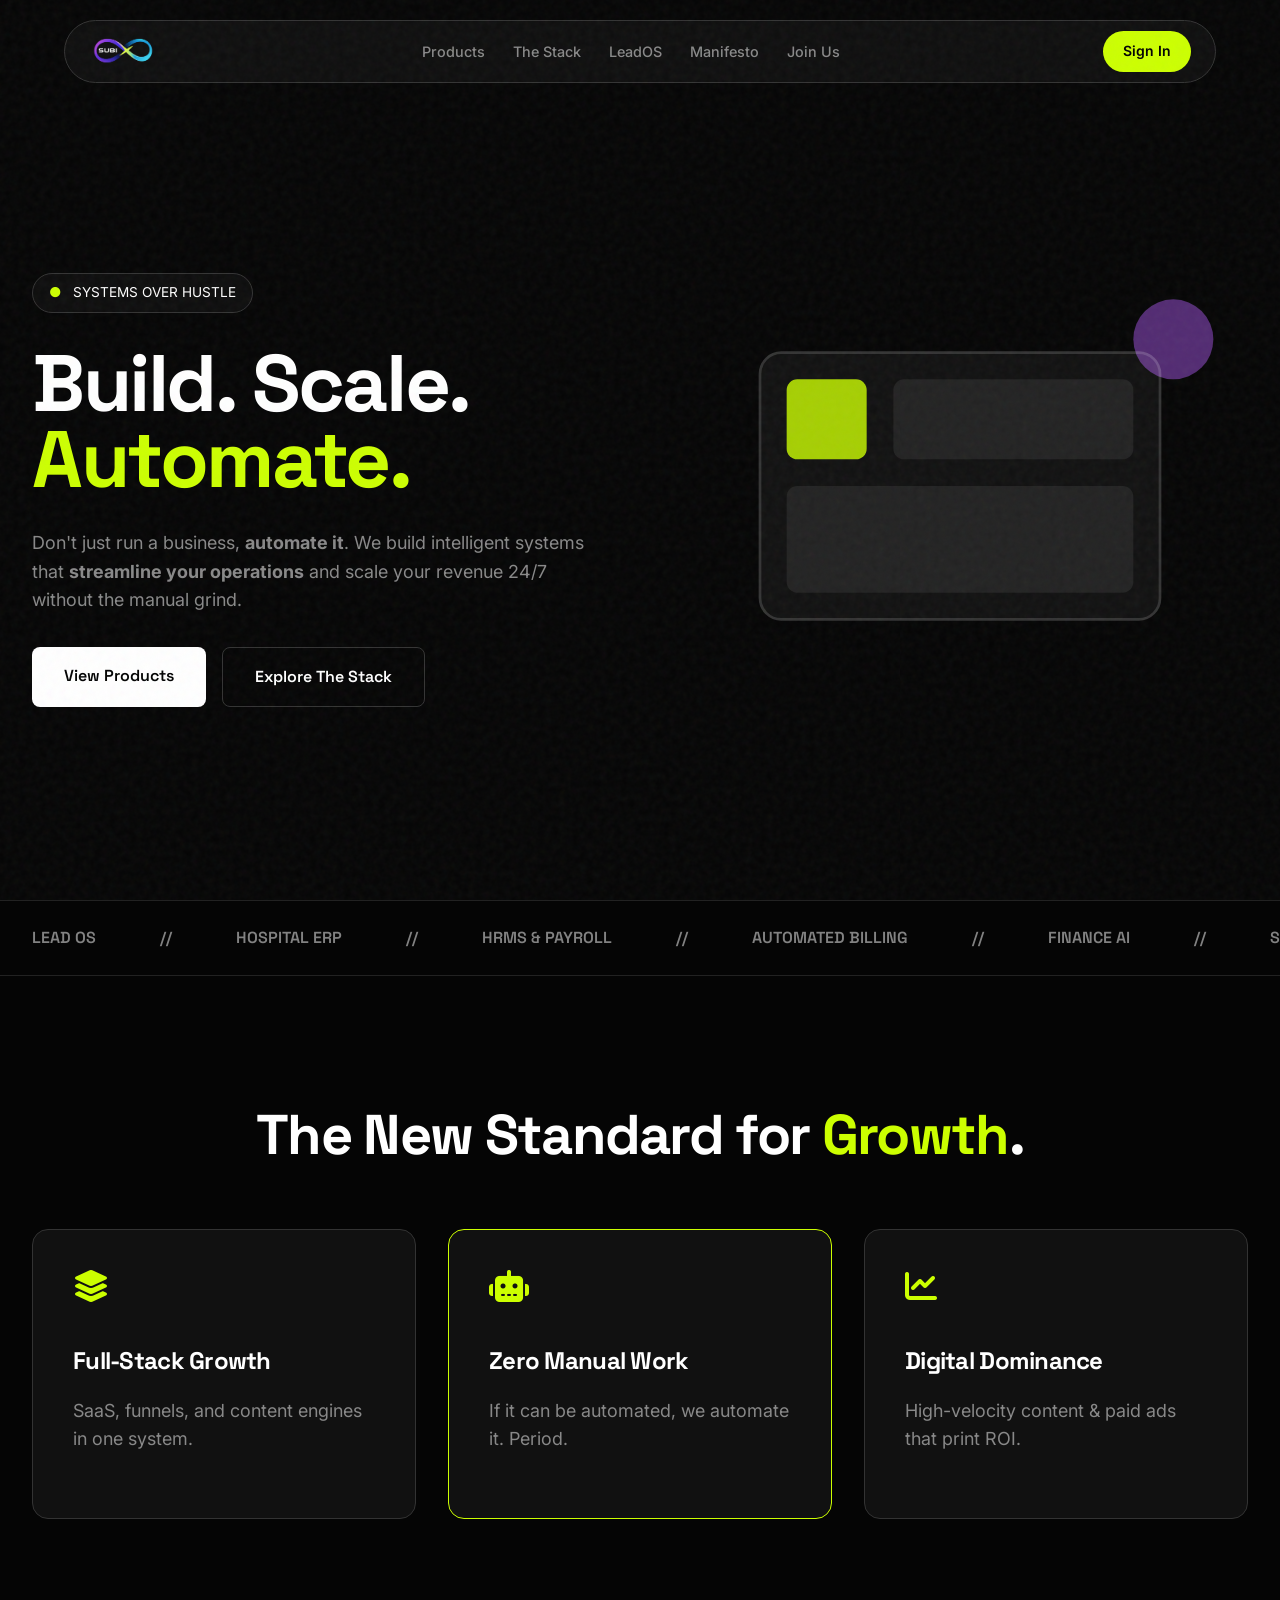
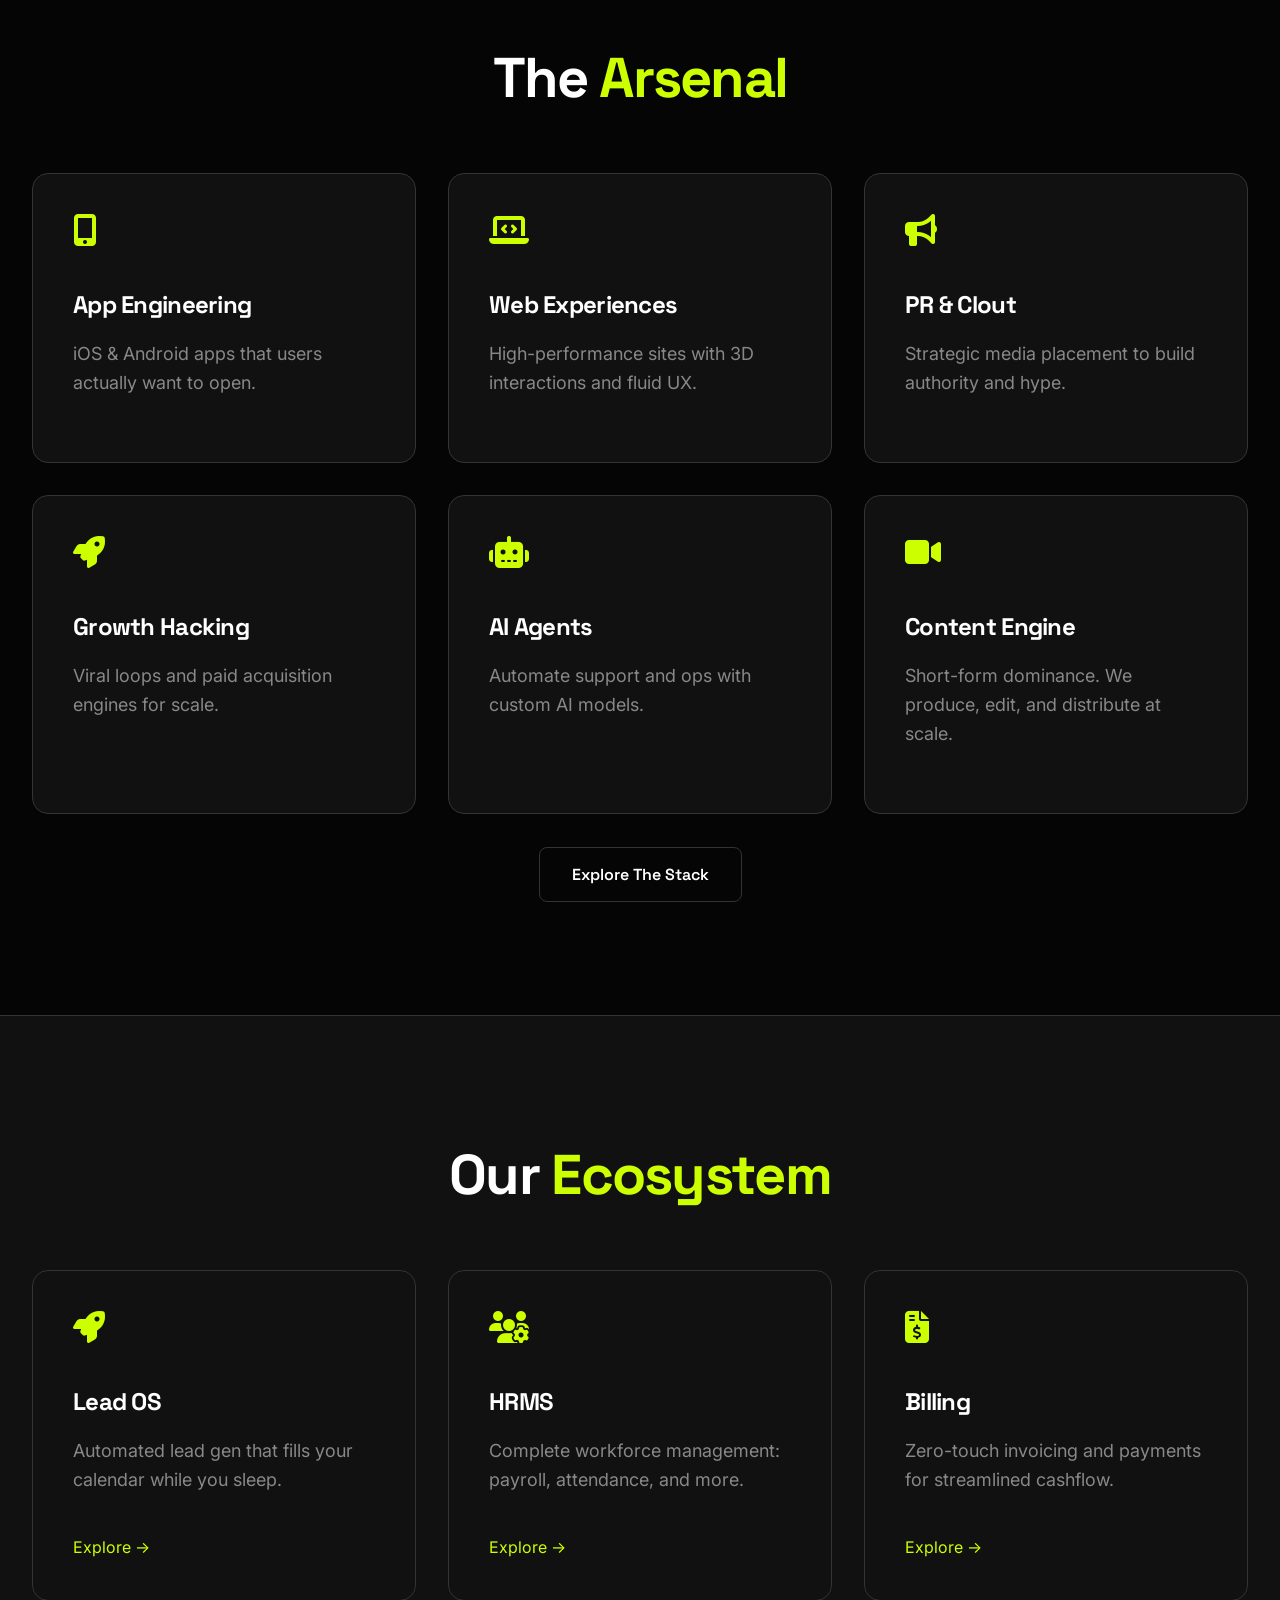
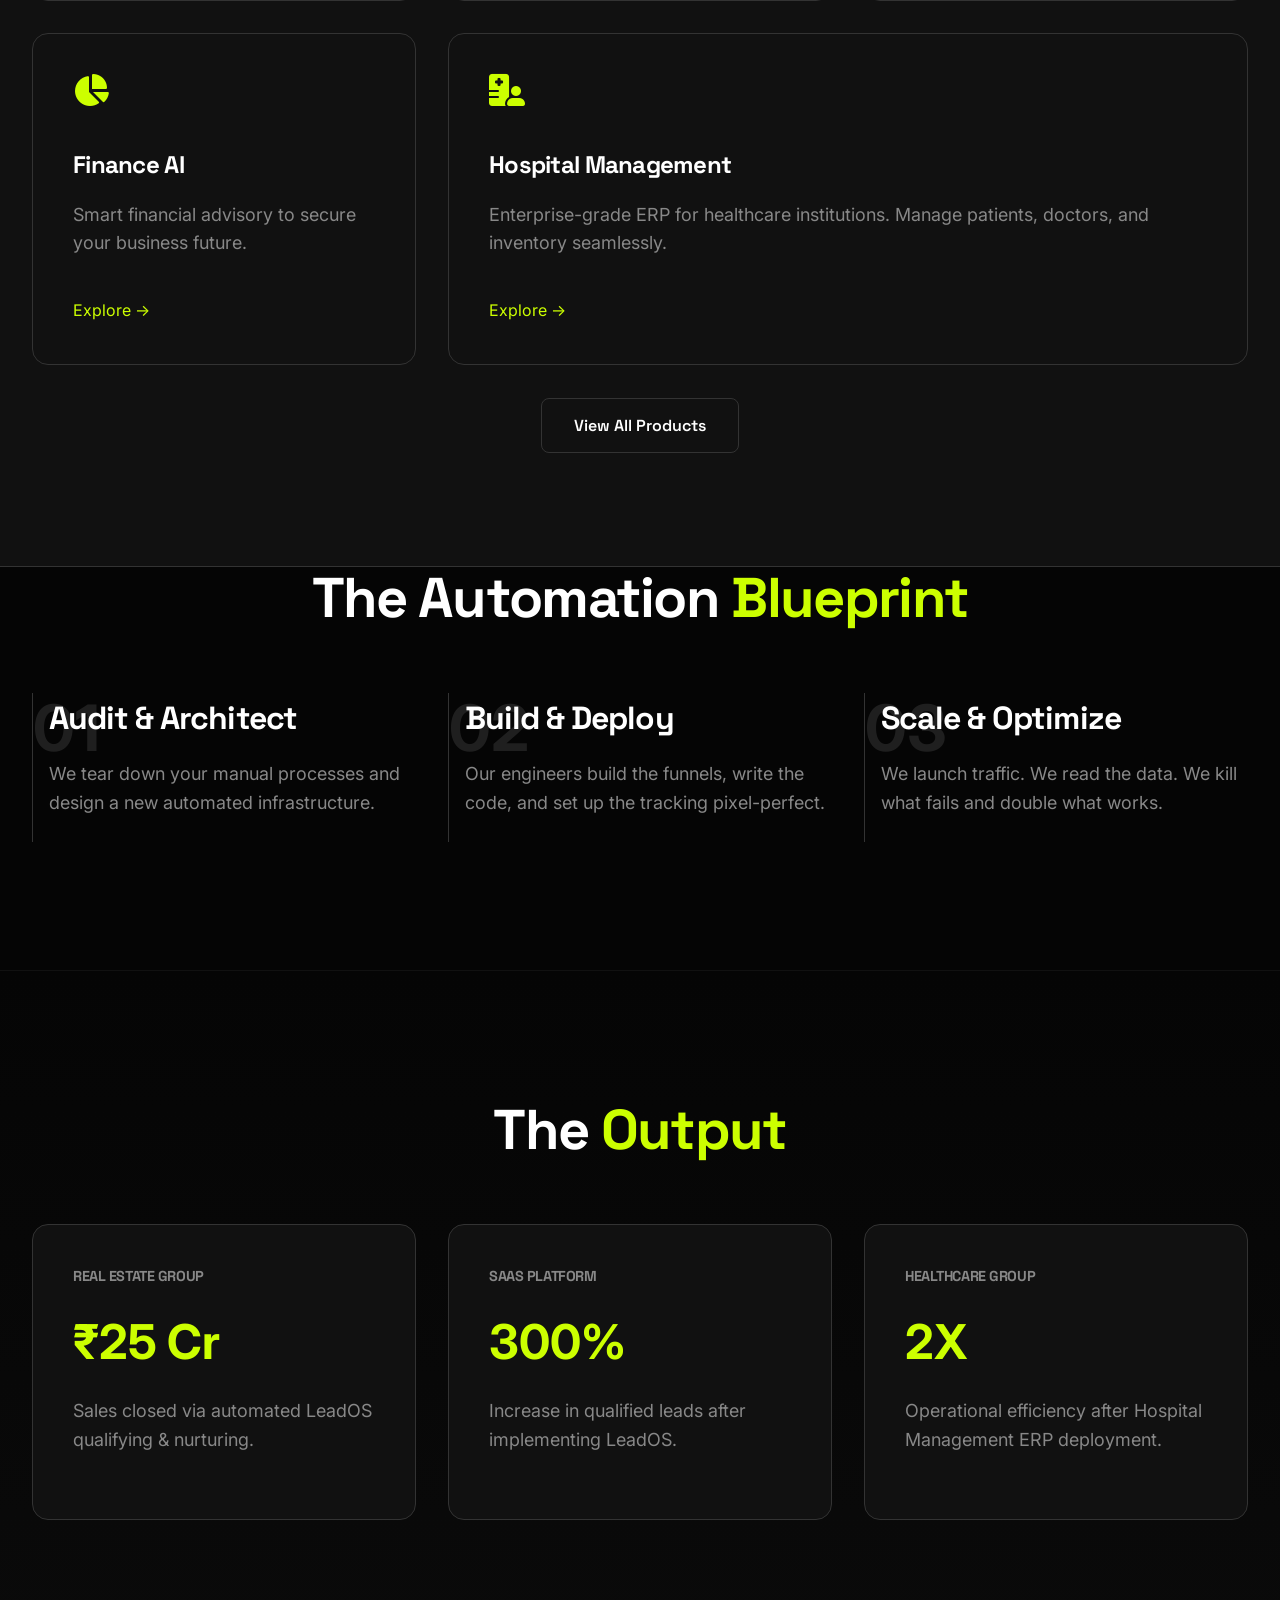
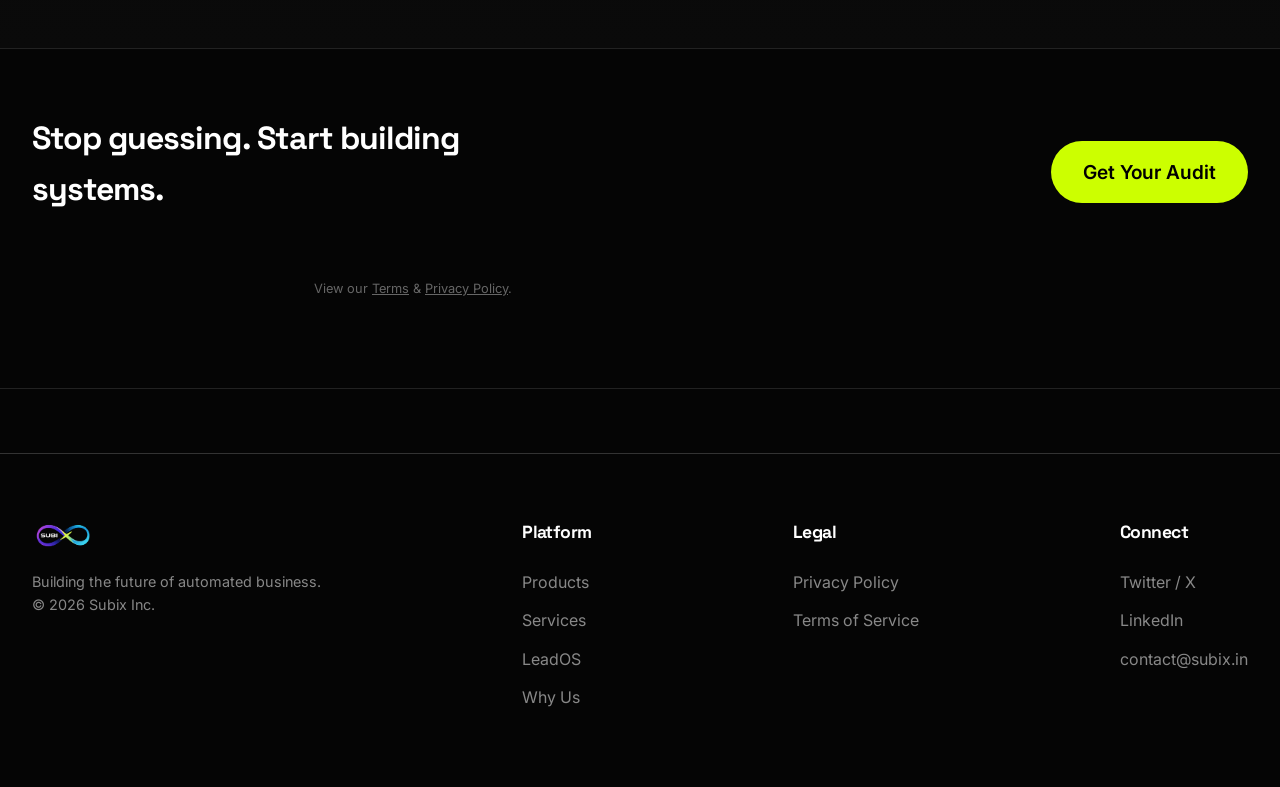
<file: index.html>
<!DOCTYPE html>
<html lang="en">

<head>
    <meta charset="UTF-8">
    <meta name="viewport" content="width=device-width, initial-scale=1.0">
    <title>Subix: Automated Business Systems for Growing Brands</title>
    <meta name="description"
        content="We build automated business systems and software that help you grow. No fluff. Just results.">
    <link rel="canonical" href="https://subix.in/index">

    <!-- Open Graph / Facebook -->
    <meta property="og:type" content="website">
    <meta property="og:url" content="https://subix.in/">
    <meta property="og:title" content="Subix: Automated Business Systems for Growing Brands">
    <meta property="og:description"
        content="We build automated business systems and software that help you grow. No fluff. Just results.">
    <meta property="og:image" content="https://subix.in/assets/social-preview.png">

    <!-- Twitter -->
    <meta property="twitter:card" content="summary_large_image">
    <meta property="twitter:url" content="https://subix.in/">
    <meta property="twitter:title" content="Subix: Automated Business Systems for Growing Brands">
    <meta property="twitter:description"
        content="We build automated business systems and software that help you grow. No fluff. Just results.">
    <meta property="twitter:image" content="https://subix.in/assets/social-preview.png">

    <script type="application/ld+json">
    {
      "@context": "https://schema.org",
      "@type": "Organization",
      "name": "Subix",
      "url": "https://subix.in",
      "logo": "https://subix.in/Subix%20PNG.png",
      "sameAs": [
        "https://twitter.com/subix_io",
        "https://linkedin.com/company/subix-io"
      ],
      "contactPoint": {
        "@type": "ContactPoint",
        "telephone": "+1-555-555-5555",
        "contactType": "sales",
        "email": "contact@subix.in"
      }
    }
    </script>

    <link rel="preconnect" href="https://fonts.googleapis.com">
    <link rel="preconnect" href="https://fonts.gstatic.com" crossorigin>
    <link
        href="https://fonts.googleapis.com/css2?family=Space+Grotesk:wght@300;400;500;600;700&family=Inter:wght@300;400;500;600&display=swap"
        rel="stylesheet">
    <link rel="stylesheet" href="style.css">
    <link rel="stylesheet" href="https://cdnjs.cloudflare.com/ajax/libs/font-awesome/6.4.0/css/all.min.css">
    <link rel="icon" type="image/png" href="Subix PNG.png">
</head>

<body>

    <!-- Nav -->
    <nav class="navbar">
        <a href="/" class="logo">
            <img src="Subix PNG.png" alt="Subix Logo">
        </a>
        <ul class="nav-links">
            <li><a href="products">Products</a></li>
            <li><a href="services">The Stack</a></li>
            <li><a href="platform">LeadOS</a></li>
            <li><a href="about">Manifesto</a></li>
            <li><a href="careers">Join Us</a></li>
        </ul>
        <!-- Right slot: Sign In CTA (replaced by profile widget when logged in) -->
        <div class="nav-cta-slot">
            <a href="login" class="cta-btn">Sign In</a>
        </div>
        <div class="mobile-toggle"><i class="fas fa-bars"></i></div>
    </nav>
    <div class="nav-links mobile-menu" id="mobileMenu">
        <!-- JS will toggle this -->
    </div>

    <!-- Hero -->
    <header class="hero">
        <div class="container grid-2">
            <div class="hero-content">
                <div class="hero-tag"><span>●</span> SYSTEMS OVER HUSTLE</div>
                <h1>Build. Scale. <br><span class="highlight">Automate.</span></h1>
                <p>Don't just run a business, <strong>automate it</strong>. We build intelligent systems that
                    <strong>streamline
                        your operations</strong> and scale your revenue 24/7 without the manual grind.
                </p>
                <div class="btn-group">
                    <a href="products" class="btn-primary">View Products</a>
                    <a href="services" class="btn-secondary">Explore The Stack</a>
                </div>
            </div>
            <div class="hero-visual floating-element">
                <!-- Abstract 3D-ish CSS art or SVG placeholder -->
                <svg width="100%" height="400" viewBox="0 0 400 300" fill="none" xmlns="http://www.w3.org/2000/svg">
                    <rect x="50" y="50" width="300" height="200" rx="16" fill="#111" stroke="#333" stroke-width="2" />
                    <rect x="70" y="70" width="60" height="60" rx="8" fill="#ccff00" opacity="0.8" />
                    <rect x="150" y="70" width="180" height="60" rx="8" fill="#222" />
                    <rect x="70" y="150" width="260" height="80" rx="8" fill="#222" />
                    <circle cx="360" cy="40" r="30" fill="#9d4edd" opacity="0.5" style="mix-blend-mode: screen;" />
                </svg>
            </div>
        </div>
    </header>

    <!-- Social Proof / Ticker -->
    <div class="ticker-wrap"
        style="border-top: 1px solid #222; border-bottom: 1px solid #222; padding: 1.5rem 0; overflow: hidden; white-space: nowrap;">
        <div class="container"
            style="display: flex; gap: 4rem; opacity: 0.5; font-family: 'Space Grotesk'; font-weight: 600; text-transform: uppercase;">
            <span>Lead OS</span>
            <span>//</span>
            <span>Hospital ERP</span>
            <span>//</span>
            <span>HRMS & Payroll</span>
            <span>//</span>
            <span>Automated Billing</span>
            <span>//</span>
            <span>Finance AI</span>
            <span>//</span>
            <span>SaaS Development</span>
            <span>//</span>
            <span>Growth Systems</span>
        </div>
    </div>

    <!-- Quick Value Prop / "Bento Grid"ish Teaser -->
    <section class="value-prop">
        <div class="container">
            <h2 style="text-align: center; margin-bottom: 4rem;">The New Standard for <span
                    class="highlight">Growth</span>.</h2>
            <div class="grid-3">
                <div class="card">
                    <i class="fas fa-layer-group card-icon"></i>
                    <h3>Full-Stack Growth</h3>
                    <p>SaaS, funnels, and content engines in one system.</p>
                </div>
                <div class="card" style="border-color: var(--primary-lime);">
                    <i class="fas fa-robot card-icon"></i>
                    <h3>Zero Manual Work</h3>
                    <p>If it can be automated, we automate it. Period.</p>
                </div>
                <div class="card">
                    <i class="fas fa-chart-line card-icon"></i>
                    <h3>Digital Dominance</h3>
                    <p>High-velocity content & paid ads that print ROI.</p>
                </div>
            </div>
        </div>
    </section>

    <!-- Services / The Arsenal -->
    <section class="arsenal" style="padding-top: 0;">
        <div class="container">
            <h2 style="text-align: center; margin-bottom: 4rem;">The <span class="highlight">Arsenal</span></h2>
            <div class="grid-3">
                <div class="card reveal-zoom">
                    <i class="fas fa-mobile-alt card-icon"></i>
                    <h3>App Engineering</h3>
                    <p>iOS & Android apps that users actually want to open.</p>
                </div>
                <div class="card reveal-zoom" style="transition-delay: 0.1s;">
                    <i class="fas fa-laptop-code card-icon"></i>
                    <h3>Web Experiences</h3>
                    <p>High-performance sites with 3D interactions and fluid UX.</p>
                </div>
                <div class="card reveal-zoom" style="transition-delay: 0.2s;">
                    <i class="fas fa-bullhorn card-icon"></i>
                    <h3>PR & Clout</h3>
                    <p>Strategic media placement to build authority and hype.</p>
                </div>
                <div class="card reveal-zoom">
                    <i class="fas fa-rocket card-icon"></i>
                    <h3>Growth Hacking</h3>
                    <p>Viral loops and paid acquisition engines for scale.</p>
                </div>
                <div class="card reveal-zoom" style="transition-delay: 0.1s;">
                    <i class="fas fa-robot card-icon"></i>
                    <h3>AI Agents</h3>
                    <p>Automate support and ops with custom AI models.</p>
                </div>
                <div class="card reveal-zoom" style="transition-delay: 0.2s;">
                    <i class="fas fa-video card-icon"></i>
                    <h3>Content Engine</h3>
                    <p>Short-form dominance. We produce, edit, and distribute at scale.</p>
                </div>
            </div>
            <div style="text-align: center; margin-top: 3rem;">
                <a href="services" class="btn-secondary">Explore The Stack</a>
            </div>
        </div>
    </section>

    <!-- Product Showcase -->
    <section class="product-showcase"
        style="background: var(--surface-color); border-top: 1px solid var(--border-color); border-bottom: 1px solid var(--border-color);">
        <div class="container">
            <h2 style="text-align: center; margin-bottom: 4rem;">Our <span class="highlight">Ecosystem</span></h2>
            <div class="grid-3">
                <div class="card reveal-zoom">
                    <i class="fas fa-rocket card-icon"></i>
                    <h3>Lead OS</h3>
                    <p>Automated lead gen that fills your calendar while you sleep.</p>
                    <a href="platform"
                        style="color: var(--primary-lime); margin-top: 1rem; display: inline-block;">Explore &rarr;</a>
                </div>
                <div class="card reveal-zoom" style="transition-delay: 0.1s;">
                    <i class="fas fa-users-cog card-icon"></i>
                    <h3>HRMS</h3>
                    <p>Complete workforce management: payroll, attendance, and more.</p>
                    <a href="workforce"
                        style="color: var(--primary-lime); margin-top: 1rem; display: inline-block;">Explore
                        &rarr;</a>
                </div>
                <div class="card reveal-zoom" style="transition-delay: 0.2s;">
                    <i class="fas fa-file-invoice-dollar card-icon"></i>
                    <h3>Billing</h3>
                    <p>Zero-touch invoicing and payments for streamlined cashflow.</p>
                    <a href="billing"
                        style="color: var(--primary-lime); margin-top: 1rem; display: inline-block;">Explore &rarr;</a>
                </div>
                <div class="card reveal-zoom">
                    <i class="fas fa-chart-pie card-icon"></i>
                    <h3>Finance AI</h3>
                    <p>Smart financial advisory to secure your business future.</p>
                    <a href="finance"
                        style="color: var(--primary-lime); margin-top: 1rem; display: inline-block;">Explore &rarr;</a>
                </div>
                <div class="card reveal-zoom col-span-2" style="transition-delay: 0.1s;">
                    <i class="fas fa-hospital-user card-icon"></i>
                    <h3>Hospital Management</h3>
                    <p>Enterprise-grade ERP for healthcare institutions. Manage patients, doctors, and inventory
                        seamlessly.</p>
                    <a href="hospital"
                        style="color: var(--primary-lime); margin-top: 1rem; display: inline-block;">Explore &rarr;</a>
                </div>
            </div>
            <div style="text-align: center; margin-top: 3rem;">
                <a href="products" class="btn-secondary">View All Products</a>
            </div>
        </div>
    </section>

    <!-- Process Section -->
    <section class="process" style="padding-top: 0;">
        <div class="container">
            <h2 style="text-align: center; margin-bottom: 4rem;">The Automation <span class="highlight">Blueprint</span>
            </h2>
            <div class="grid-3" style="counter-reset: process-counter;">
                <div class="process-card" style="position: relative; padding-left: 1rem; border-left: 1px solid #333;">
                    <span
                        style="font-size: 4rem; font-weight: 700; opacity: 0.1; position: absolute; top: -1rem; left: 0;">01</span>
                    <h3 style="margin-bottom: 1rem;">Audit & Architect</h3>
                    <p>We tear down your manual processes and design a new automated infrastructure.</p>
                </div>
                <div class="process-card" style="position: relative; padding-left: 1rem; border-left: 1px solid #333;">
                    <span
                        style="font-size: 4rem; font-weight: 700; opacity: 0.1; position: absolute; top: -1rem; left: 0;">02</span>
                    <h3 style="margin-bottom: 1rem;">Build & Deploy</h3>
                    <p>Our engineers build the funnels, write the code, and set up the tracking pixel-perfect.</p>
                </div>
                <div class="process-card" style="position: relative; padding-left: 1rem; border-left: 1px solid #333;">
                    <span
                        style="font-size: 4rem; font-weight: 700; opacity: 0.1; position: absolute; top: -1rem; left: 0;">03</span>
                    <h3 style="margin-bottom: 1rem;">Scale & Optimize</h3>
                    <p>We launch traffic. We read the data. We kill what fails and double what works.</p>
                </div>
            </div>
        </div>
    </section>

    <!-- Results / Cases -->
    <section class="results"
        style="background: linear-gradient(180deg, var(--bg-color) 0%, #0a0a0a 100%); border-top: 1px solid #111;">
        <div class="container">
            <h2 style="text-align: center; margin-bottom: 4rem;">The <span class="highlight">Output</span></h2>
            <div class="grid-3">
                <div class="card reveal-zoom">
                    <h4 style="color: #888; font-size: 0.9rem; text-transform: uppercase;">Real Estate Group</h4>
                    <p class="highlight" style="font-size: 3rem; font-weight: 700; margin: 1rem 0;">₹25 Cr</p>
                    <p>Sales closed via automated LeadOS qualifying & nurturing.</p>
                </div>
                <div class="card reveal-zoom" style="transition-delay: 0.1s;">
                    <h4 style="color: #888; font-size: 0.9rem; text-transform: uppercase;">SaaS Platform</h4>
                    <p class="highlight" style="font-size: 3rem; font-weight: 700; margin: 1rem 0;">300%</p>
                    <p>Increase in qualified leads after implementing LeadOS.</p>
                </div>
                <div class="card reveal-zoom" style="transition-delay: 0.2s;">
                    <h4 style="color: #888; font-size: 0.9rem; text-transform: uppercase;">Healthcare Group</h4>
                    <p class="highlight" style="font-size: 3rem; font-weight: 700; margin: 1rem 0;">2X</p>
                    <p>Operational efficiency after Hospital Management ERP deployment.</p>
                </div>
            </div>
        </div>
    </section>

    <!-- CTA Strip -->
    <section style="padding: 4rem 0; border-top: 1px solid #222; border-bottom: 1px solid #222;">
        <div class="container"
            style="display: flex; justify-content: space-between; align-items: center; flex-wrap: wrap; gap: 2rem;">
            <h3 style="font-size: 2rem; max-width: 500px;">Stop guessing. Start building systems.</h3>
            <a href="contact" class="cta-btn" style="font-size: 1.2rem; padding: 1rem 2rem;">Get Your Audit</a>
            <p
                style="margin-top: 1rem; font-size: 0.8rem; color: #666; width: 100%; display: block; text-align: right;">
                View our <a href="terms" style="text-decoration: underline;">Terms</a> & <a href="privacy"
                    style="text-decoration: underline;">Privacy Policy</a>.
            </p>
        </div>
    </section>

    <!-- Footer -->
    <footer>
        <div class="container footer-content">
            <div class="footer-brand">
                <a href="#" class="logo">
                    <img src="Subix PNG.png" alt="Subix Logo">
                </a>
                <p style="margin-top: 1rem; font-size: 0.9rem;">
                    Building the future of automated business.<br>
                    © 2026 Subix Inc.
                </p>
            </div>
            <div class="footer-links">
                <h4>Platform</h4>
                <ul>
                    <li><a href="products">Products</a></li>
                    <li><a href="services">Services</a></li>
                    <li><a href="platform">LeadOS</a></li>
                    <li><a href="about">Why Us</a></li>
                </ul>
            </div>
            <div class="footer-links">
                <h4>Legal</h4>
                <ul>
                    <li><a href="privacy">Privacy Policy</a></li>
                    <li><a href="terms">Terms of Service</a></li>
                </ul>
            </div>
            <div class="footer-links">
                <h4>Connect</h4>
                <ul>
                    <li><a href="https://twitter.com" target="_blank">Twitter / X</a></li>
                    <li><a href="https://www.linkedin.com/company/subix/about/" target="_blank">LinkedIn</a></li>
                    <li><a href="mailto:contact@subix.in">contact@subix.in</a></li>
                </ul>
            </div>
        </div>
    </footer>

    <script src="script.js"></script>
</body>

</html>
</file>
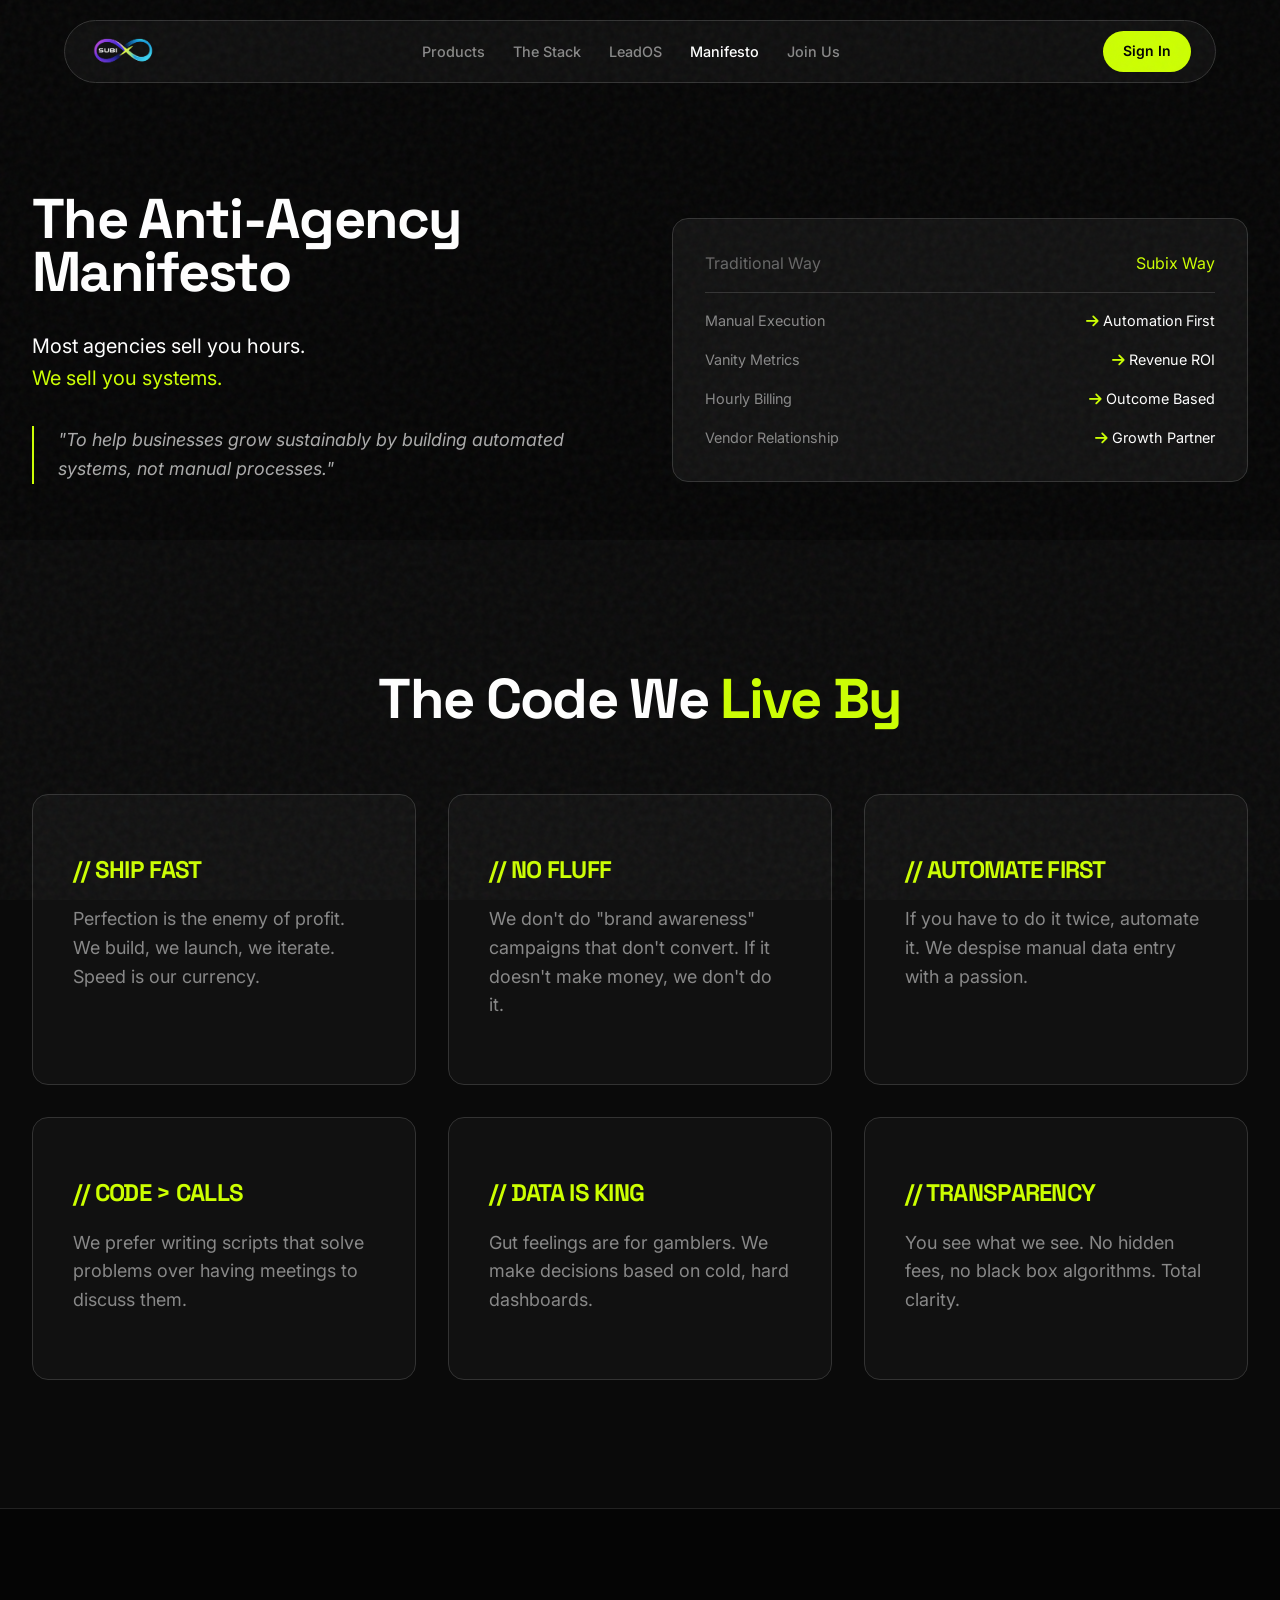
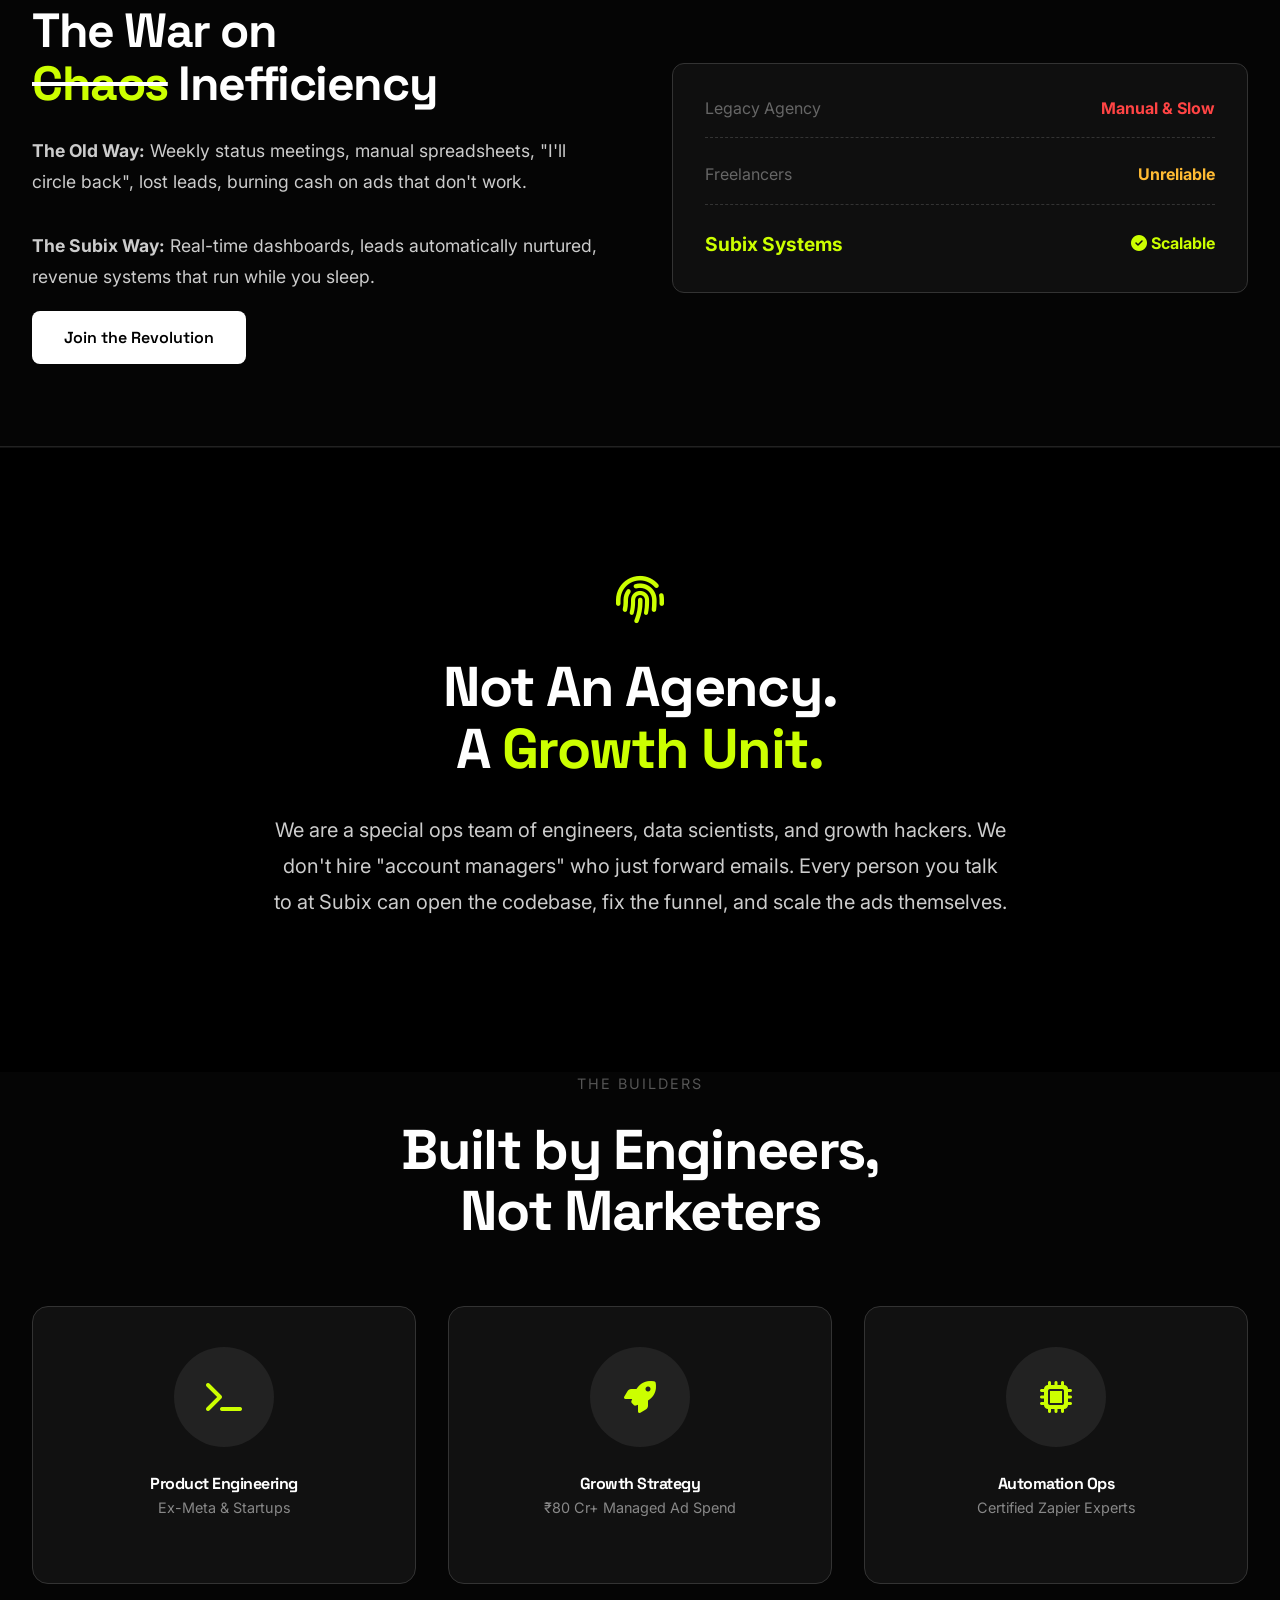
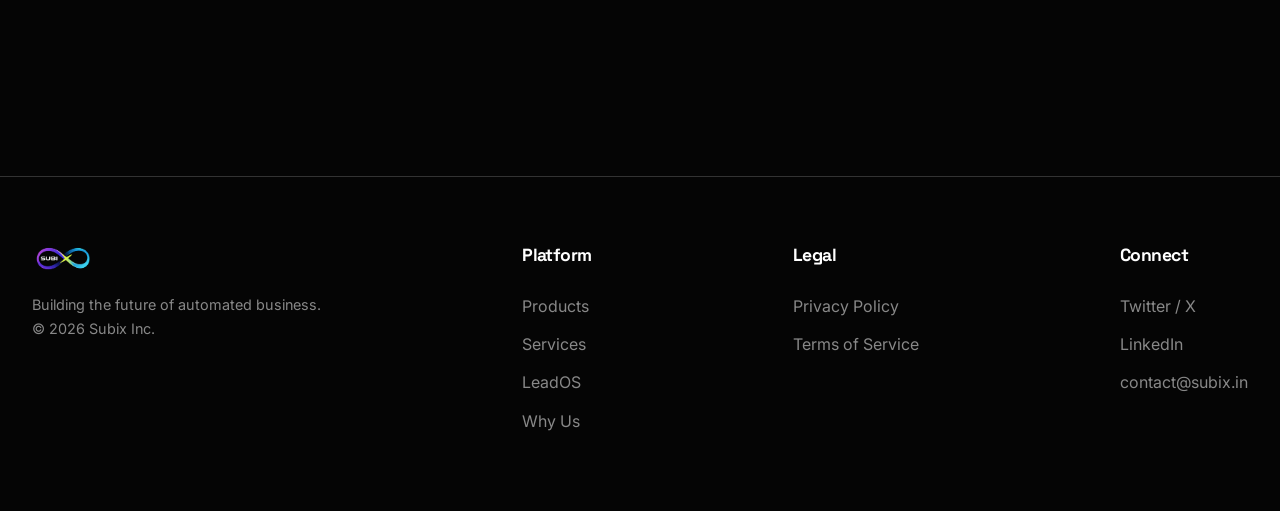
<file: about.html>
<!DOCTYPE html>
<html lang="en">

<head>
    <meta charset="UTF-8">
    <meta name="viewport" content="width=device-width, initial-scale=1.0">
    <title>About Subix: Business Automation Experts | The Manifesto</title>
    <meta name="description"
        content="We help businesses grow by replacing manual work with automated systems. At Subix, we build software that handles your growth for you.">
    <link rel="canonical" href="https://subix.in/about">

    <!-- Open Graph / Facebook -->
    <meta property="og:type" content="website">
    <meta property="og:url" content="https://subix.in/about">
    <meta property="og:title" content="About Subix: Business Automation Experts">
    <meta property="og:description"
        content="We help businesses grow by replacing manual work with automated systems. At Subix, we build software that handles your growth for you.">
    <meta property="og:image" content="https://subix.in/assets/social-preview.png">

    <!-- Twitter -->
    <meta property="twitter:card" content="summary_large_image">
    <meta property="twitter:url" content="https://subix.in/about">
    <meta property="twitter:title" content="About Subix: Business Automation Experts">
    <meta property="twitter:description"
        content="We help businesses grow by replacing manual work with automated systems. At Subix, we build software that handles your growth for you.">
    <meta property="twitter:image" content="https://subix.in/assets/social-preview.png">

    <!-- Structured Data (JSON-LD) -->
    <script type="application/ld+json">
    {
      "@context": "https://schema.org",
      "@type": "AboutPage",
      "mainEntity": {
        "@type": "Organization",
        "name": "Subix",
        "description": "Technology-driven growth company helping startups and businesses build automated revenue systems.",
        "foundingDate": "2024",
        "url": "https://subix.in",
        "sameAs": [
          "https://twitter.com/subix_io",
          "https://linkedin.com/company/subix-io"
        ]
      }
    }
    </script>

    <link rel="preconnect" href="https://fonts.googleapis.com">
    <link
        href="https://fonts.googleapis.com/css2?family=Space+Grotesk:wght@300;400;500;600;700&family=Inter:wght@300;400;500;600&display=swap"
        rel="stylesheet">
    <link rel="stylesheet" href="style.css">
    <link rel="stylesheet" href="https://cdnjs.cloudflare.com/ajax/libs/font-awesome/6.4.0/css/all.min.css">
    <link rel="icon" type="image/png" href="Subix PNG.png">
</head>

<body>

    <!-- Nav -->
    <nav class="navbar">
        <a href="/" class="logo">
            <img src="Subix PNG.png" alt="Subix Logo">
        </a>
        
        <ul class="nav-links">
            <li><a href="products">Products</a></li>
            <li><a href="services">The Stack</a></li>
            <li><a href="platform">LeadOS</a></li>
            <li><a href="about" class="active">Manifesto</a></li>
            <li><a href="careers">Join Us</a></li>
        </ul>
        <!-- Right slot: Sign In CTA (replaced by profile widget when logged in) -->
        <div class="nav-cta-slot">
            <a href="login" class="cta-btn">Sign In</a>
        </div>
        <div class="mobile-toggle"><i class="fas fa-bars"></i></div>
    </nav>
    <div class="nav-links mobile-menu" id="mobileMenu"></div>

    <!-- Hero / Manifesto -->
    <header class="hero" style="min-height: 60vh; padding-top: 10rem;">
        <div class="container grid-2" style="align-items: center;">
            <div>
                <h1 style="font-size: 3.5rem;">The Anti-Agency Manifesto</h1>
                <p style="font-size: 1.25rem; color: #fff;">
                    Most agencies sell you hours. <br>
                    <span class="highlight">We sell you systems.</span>
                </p>
                <div style="margin-top: 2rem; border-left: 2px solid var(--primary-lime); padding-left: 1.5rem;">
                    <p style="font-style: italic; color: #aaa;">
                        "To help businesses grow sustainably by building automated systems, not manual processes."
                    </p>
                </div>
            </div>
            <!-- Visual Element specific to manifesto -->
            <div
                style="background: var(--surface-color); padding: 2rem; border-radius: var(--radius-md); border: 1px solid var(--border-color);">
                <div
                    style="display: flex; justify-content: space-between; margin-bottom: 1rem; border-bottom: 1px solid #333; padding-bottom: 1rem;">
                    <span style="color: #666;">Traditional Way</span>
                    <span class="highlight">Subix Way</span>
                </div>
                <div style="display: flex; flex-direction: column; gap: 1rem;">
                    <div style="display: flex; justify-content: space-between; font-size: 0.9rem;">
                        <span style="color: #888;">Manual Execution</span>
                        <span style="color: #fff;"><i class="fas fa-arrow-right highlight"></i> Automation First</span>
                    </div>
                    <div style="display: flex; justify-content: space-between; font-size: 0.9rem;">
                        <span style="color: #888;">Vanity Metrics</span>
                        <span style="color: #fff;"><i class="fas fa-arrow-right highlight"></i> Revenue ROI</span>
                    </div>
                    <div style="display: flex; justify-content: space-between; font-size: 0.9rem;">
                        <span style="color: #888;">Hourly Billing</span>
                        <span style="color: #fff;"><i class="fas fa-arrow-right highlight"></i> Outcome Based</span>
                    </div>
                    <div style="display: flex; justify-content: space-between; font-size: 0.9rem;">
                        <span style="color: #888;">Vendor Relationship</span>
                        <span style="color: #fff;"><i class="fas fa-arrow-right highlight"></i> Growth Partner</span>
                    </div>
                </div>
            </div>
        </div>
    </header>

    <!-- The Code (Values) -->
    <section class="values" style="background: #0a0a0a;">
        <div class="container">
            <h2 style="text-align: center; margin-bottom: 4rem;">The Code We <span class="highlight">Live By</span></h2>
            <div class="grid-3">
                <div class="card reveal-zoom">
                    <h3 style="color: var(--primary-lime); font-size: 1.5rem; margin-bottom: 1rem;">// SHIP FAST</h3>
                    <p>Perfection is the enemy of profit. We build, we launch, we iterate. Speed is our currency.</p>
                </div>
                <div class="card reveal-zoom" style="transition-delay: 0.1s;">
                    <h3 style="color: var(--primary-lime); font-size: 1.5rem; margin-bottom: 1rem;">// NO FLUFF</h3>
                    <p>We don't do "brand awareness" campaigns that don't convert. If it doesn't make money, we don't do
                        it.</p>
                </div>
                <div class="card reveal-zoom" style="transition-delay: 0.2s;">
                    <h3 style="color: var(--primary-lime); font-size: 1.5rem; margin-bottom: 1rem;">// AUTOMATE FIRST
                    </h3>
                    <p>If you have to do it twice, automate it. We despise manual data entry with a passion.</p>
                </div>
                <div class="card reveal-zoom">
                    <h3 style="color: var(--primary-lime); font-size: 1.5rem; margin-bottom: 1rem;">// CODE > CALLS</h3>
                    <p>We prefer writing scripts that solve problems over having meetings to discuss them.</p>
                </div>
                <div class="card reveal-zoom" style="transition-delay: 0.1s;">
                    <h3 style="color: var(--primary-lime); font-size: 1.5rem; margin-bottom: 1rem;">// DATA IS KING</h3>
                    <p>Gut feelings are for gamblers. We make decisions based on cold, hard dashboards.</p>
                </div>
                <div class="card reveal-zoom" style="transition-delay: 0.2s;">
                    <h3 style="color: var(--primary-lime); font-size: 1.5rem; margin-bottom: 1rem;">// TRANSPARENCY</h3>
                    <p>You see what we see. No hidden fees, no black box algorithms. Total clarity.</p>
                </div>
            </div>
        </div>
    </section>

    <!-- War on Inefficiency -->
    <section class="inefficiency-war"
        style="padding: 6rem 0; border-top: 1px solid #222; border-bottom: 1px solid #222;">
        <div class="container">
            <div class="grid-2" style="align-items: center; gap: 4rem;">
                <div class="reveal-left">
                    <h2 style="font-size: 3rem; margin-bottom: 1.5rem;">The War on <br><span class="highlight"
                            style="text-decoration: line-through; text-decoration-color: #fff;">Chaos</span>
                        Inefficiency</h2>
                    <p style="font-size: 1.1rem; line-height: 1.8; color: #ccc; margin-bottom: 2rem;">
                        <strong>The Old Way:</strong> Weekly status meetings, manual spreadsheets, "I'll circle back",
                        lost leads, burning cash on ads that don't work. <br><br>
                        <strong>The Subix Way:</strong> Real-time dashboards, leads automatically nurtured, revenue
                        systems that run while you sleep.
                    </p>
                    <a href="contact" class="btn-primary">Join the Revolution</a>
                </div>
                <div class="reveal-right"
                    style="background: #0f0f0f; padding: 2rem; border-radius: 12px; border: 1px solid #333;">
                    <div
                        style="margin-bottom: 1.5rem; display: flex; justify-content: space-between; align-items: center; border-bottom: 1px dashed #333; padding-bottom: 1rem;">
                        <span style="color: #666;">Legacy Agency</span>
                        <span style="color: #ff4444; font-weight: bold;">Manual & Slow</span>
                    </div>
                    <div
                        style="margin-bottom: 1.5rem; display: flex; justify-content: space-between; align-items: center; border-bottom: 1px dashed #333; padding-bottom: 1rem;">
                        <span style="color: #666;">Freelancers</span>
                        <span style="color: #ffbb33; font-weight: bold;">Unreliable</span>
                    </div>
                    <div style="display: flex; justify-content: space-between; align-items: center;">
                        <span class="highlight" style="font-size: 1.2rem; font-weight: bold;">Subix Systems</span>
                        <span class="highlight" style="font-weight: bold;"><i class="fas fa-check-circle"></i>
                            Scalable</span>
                    </div>
                </div>
            </div>
        </div>
    </section>

    <!-- DNA -->
    <section style="background: #000; border-top: 1px solid #111;">
        <div class="container" style="max-width: 800px; text-align: center;">
            <i class="fas fa-fingerprint highlight" style="font-size: 3rem; margin-bottom: 2rem;"></i>
            <h2 style="margin-bottom: 2rem;">Not An Agency. <br>A <span class="highlight">Growth Unit.</span></h2>
            <p style="font-size: 1.25rem; line-height: 1.8; color: #ccc;">
                We are a special ops team of engineers, data scientists, and growth hackers. We don't hire "account
                managers" who just forward emails. Every person you talk to at Subix can open the codebase, fix the
                funnel, and scale the ads themselves.
            </p>
        </div>
    </section>

    <!-- Leadership / Culture -->
    <section class="leadership" style="padding-top: 0;">
        <div class="container" style="text-align: center;">
            <p
                style="text-transform: uppercase; color: #555; font-size: 0.9rem; letter-spacing: 2px; text-align: center; width: 100%; max-width: 100%;">
                The Builders</p>
            <h2 style="margin-bottom: 4rem;">Built by Engineers,<br>Not Marketers</h2>
            <div class="grid-3">
                <div class="card reveal-zoom">
                    <div
                        style="width: 100px; height: 100px; background: #222; border-radius: 50%; margin: 0 auto 1.5rem; display: flex; align-items: center; justify-content: center; font-size: 2rem; color: #444;">
                        <i class="fas fa-terminal highlight"></i>
                    </div>
                    <h4>Product Engineering</h4>
                    <p style="font-size: 0.9rem;">Ex-Meta & Startups</p>
                </div>
                <div class="card reveal-zoom" style="transition-delay: 0.1s;">
                    <div
                        style="width: 100px; height: 100px; background: #222; border-radius: 50%; margin: 0 auto 1.5rem; display: flex; align-items: center; justify-content: center; font-size: 2rem; color: #444;">
                        <i class="fas fa-rocket highlight"></i>
                    </div>
                    <h4>Growth Strategy</h4>
                    <p style="font-size: 0.9rem;">₹80 Cr+ Managed Ad Spend</p>
                </div>
                <div class="card reveal-zoom" style="transition-delay: 0.2s;">
                    <div
                        style="width: 100px; height: 100px; background: #222; border-radius: 50%; margin: 0 auto 1.5rem; display: flex; align-items: center; justify-content: center; font-size: 2rem; color: #444;">
                        <i class="fas fa-microchip highlight"></i>
                    </div>
                    <h4>Automation Ops</h4>
                    <p style="font-size: 0.9rem;">Certified Zapier Experts</p>
                </div>
            </div>
        </div>
    </section>

    <!-- Footer -->
    <footer>
        <div class="container footer-content">
            <div class="footer-brand">
                <a href="/" class="logo">
                    <img src="Subix PNG.png" alt="Subix Logo">
                </a>
                <p style="margin-top: 1rem; font-size: 0.9rem;">
                    Building the future of automated business.<br>
                    © 2026 Subix Inc.
                </p>
            </div>
            <div class="footer-links">
                <h4>Platform</h4>
                <ul>
                    <li><a href="products">Products</a></li>
                    <li><a href="services">Services</a></li>
                    <li><a href="platform">LeadOS</a></li>
                    <li><a href="about" class="active">Why Us</a></li>
                </ul>
            </div>
            <div class="footer-links">
                <h4>Legal</h4>
                <ul>
                    <li><a href="privacy">Privacy Policy</a></li>
                    <li><a href="terms">Terms of Service</a></li>
                </ul>
            </div>
            <div class="footer-links">
                <h4>Connect</h4>
                <ul>
                    <li><a href="https://twitter.com" target="_blank">Twitter / X</a></li>
                    <li><a href="https://www.linkedin.com/company/subix/about/" target="_blank">LinkedIn</a></li>
                    <li><a href="mailto:contact@subix.in">contact@subix.in</a></li>
                </ul>
            </div>
        </div>
    </footer>

    <script src="script.js"></script>
</body>

</html>
</file>
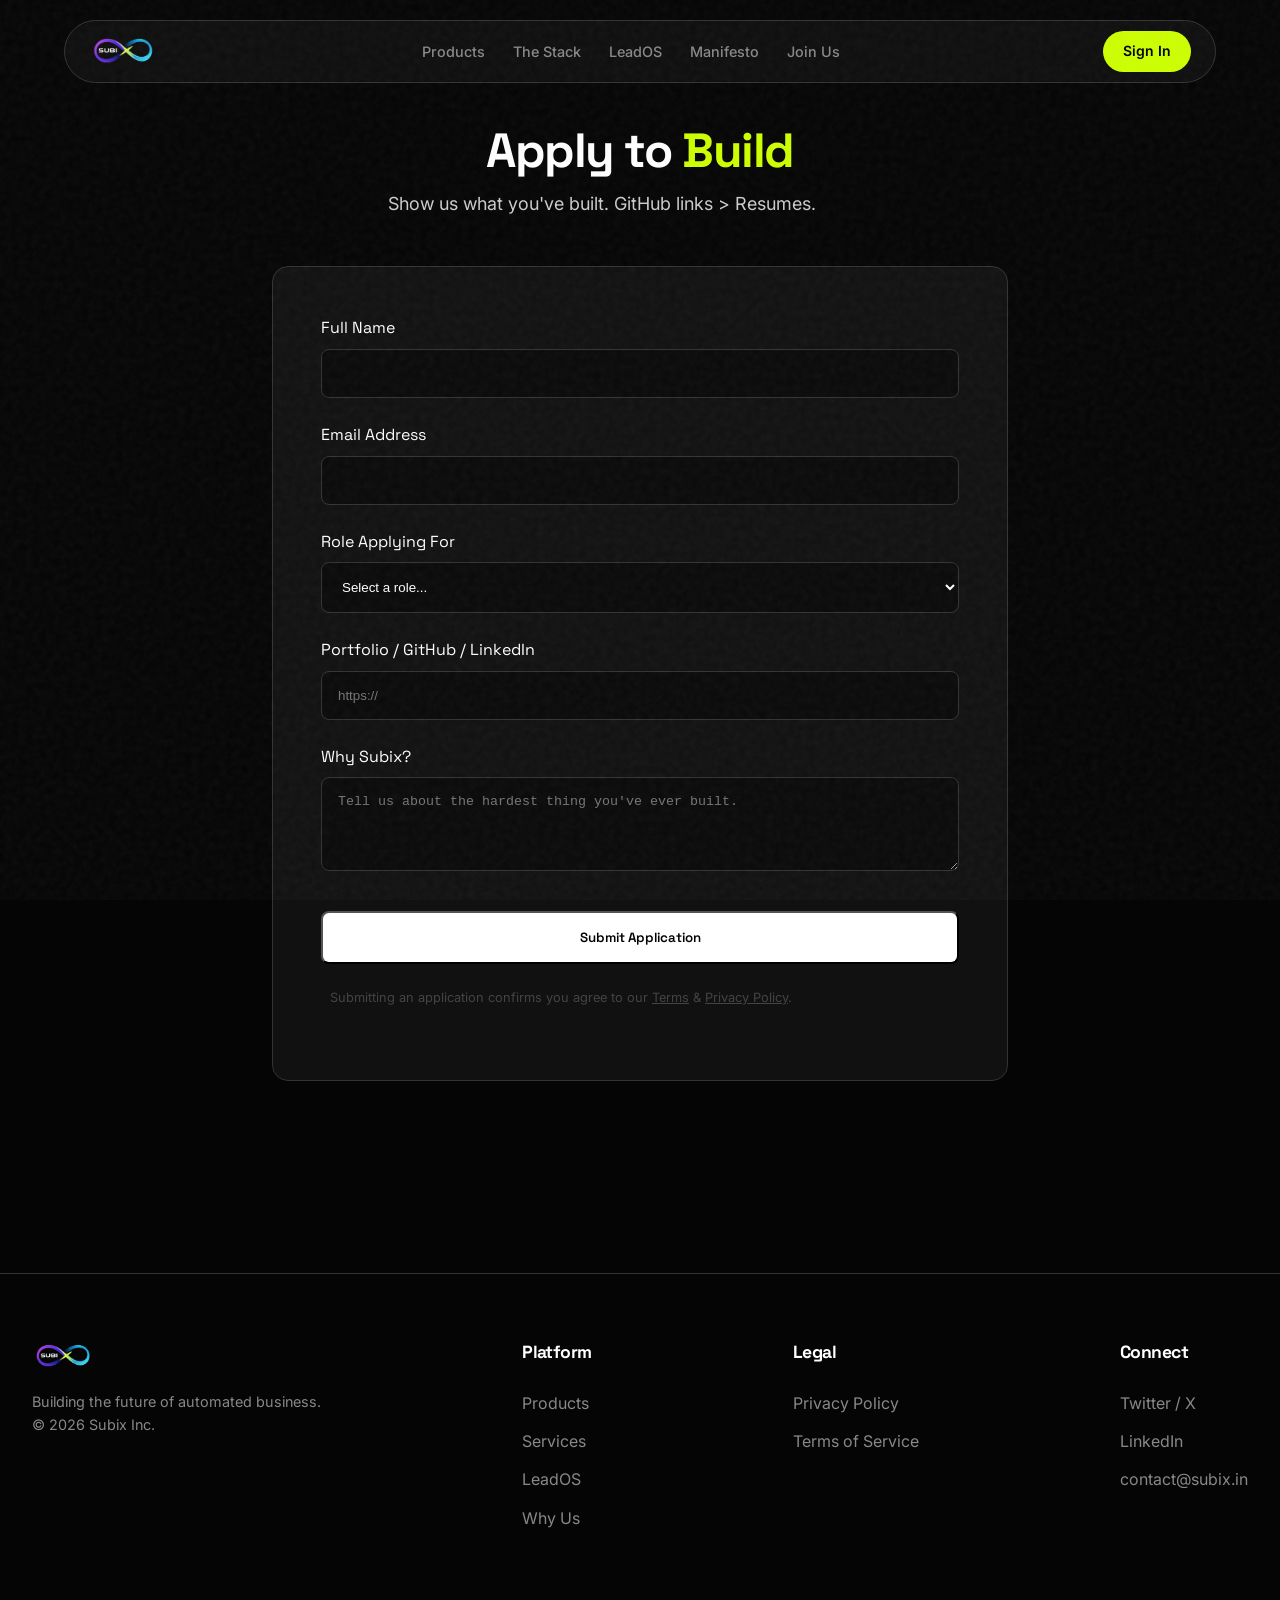
<file: apply.html>
<!DOCTYPE html>
<html lang="en">

<head>
    <meta charset="UTF-8">
    <meta name="viewport" content="width=device-width, initial-scale=1.0">
    <title>Apply Now - Subix Careers</title>
    <meta name="description"
        content="Apply to join the Subix team. Growth Engineers, Automation Specialists, and more.">
    <link rel="canonical" href="https://subix.in/apply">

    <!-- Open Graph / Facebook -->
    <meta property="og:type" content="website">
    <meta property="og:url" content="https://subix.in/apply">
    <meta property="og:title" content="Apply Now - Subix Careers">
    <meta property="og:description"
        content="Apply to join the Subix team. Growth Engineers, Automation Specialists, and more.">
    <meta property="og:image" content="https://subix.in/assets/social-preview.png">

    <!-- Twitter -->
    <meta property="twitter:card" content="summary_large_image">
    <meta property="twitter:url" content="https://subix.in/apply">
    <meta property="twitter:title" content="Apply Now - Subix Careers">
    <meta property="twitter:description"
        content="Apply to join the Subix team. Growth Engineers, Automation Specialists, and more.">
    <meta property="twitter:image" content="https://subix.in/assets/social-preview.png">

    <link rel="preconnect" href="https://fonts.googleapis.com">
    <link
        href="https://fonts.googleapis.com/css2?family=Space+Grotesk:wght@300;400;500;600;700&family=Inter:wght@300;400;500;600&display=swap"
        rel="stylesheet">
    <link rel="stylesheet" href="style.css">
    <link rel="stylesheet" href="https://cdnjs.cloudflare.com/ajax/libs/font-awesome/6.4.0/css/all.min.css">
    <link rel="icon" type="image/png" href="Subix PNG.png">
</head>

<body>

    <!-- Nav -->
    <nav class="navbar">
        <a href="/" class="logo">
            <img src="Subix PNG.png" alt="Subix Logo">
        </a>
        
        <ul class="nav-links">
            <li><a href="products">Products</a></li>
            <li><a href="services">The Stack</a></li>
            <li><a href="platform">LeadOS</a></li>
            <li><a href="about">Manifesto</a></li>
            <li><a href="careers">Join Us</a></li>
        </ul>
        <!-- Right slot: Sign In CTA (replaced by profile widget when logged in) -->
        <div class="nav-cta-slot">
            <a href="login" class="cta-btn">Sign In</a>
        </div>
        <div class="mobile-toggle"><i class="fas fa-bars"></i></div>
    </nav>
    <div class="nav-links mobile-menu" id="mobileMenu"></div>

    <!-- Application Form Section -->
    <section class="contact" style="padding-top: 8rem; min-height: 100vh;">
        <div class="container" style="max-width: 800px;">
            <div style="text-align: center; margin-bottom: 3rem;">
                <h1 style="font-size: 3rem; margin-bottom: 1rem;">Apply to <span class="highlight">Build</span></h1>
                <p style="color: #ccc;">Show us what you've built. GitHub links > Resumes.</p>
            </div>

            <div class="contact-form-wrapper reveal-zoom"
                style="background: var(--surface-color); padding: 3rem; border-radius: 16px; border: 1px solid var(--border-color);">
                <form id="applicationForm">
                    <div class="form-group" style="margin-bottom: 1.5rem;">
                        <label for="name"
                            style="display: block; margin-bottom: 0.5rem; font-family: var(--font-heading);">Full
                            Name</label>
                        <input type="text" id="name" name="name" required
                            style="width: 100%; padding: 1rem; background: #0a0a0a; border: 1px solid #333; color: #fff; border-radius: 8px;">
                    </div>

                    <div class="form-group" style="margin-bottom: 1.5rem;">
                        <label for="email"
                            style="display: block; margin-bottom: 0.5rem; font-family: var(--font-heading);">Email
                            Address</label>
                        <input type="email" id="email" name="email" required
                            style="width: 100%; padding: 1rem; background: #0a0a0a; border: 1px solid #333; color: #fff; border-radius: 8px;">
                    </div>

                    <div class="form-group" style="margin-bottom: 1.5rem;">
                        <label for="role"
                            style="display: block; margin-bottom: 0.5rem; font-family: var(--font-heading);">Role
                            Applying
                            For</label>
                        <select id="role" name="role" required
                            style="width: 100%; padding: 1rem; background: #0a0a0a; border: 1px solid #333; color: #fff; border-radius: 8px;">
                            <option value="" disabled selected>Select a role...</option>
                            <option value="Senior Growth Engineer">Senior Growth Engineer</option>
                            <option value="Automation Specialist">Automation Specialist</option>
                            <option value="Digital Content Strategist">Digital Content Strategist</option>
                            <option value="Other">Other</option>
                        </select>
                    </div>

                    <div class="form-group" style="margin-bottom: 1.5rem;">
                        <label for="portfolio"
                            style="display: block; margin-bottom: 0.5rem; font-family: var(--font-heading);">Portfolio /
                            GitHub / LinkedIn</label>
                        <input type="url" id="portfolio" name="portfolio" placeholder="https://" required
                            style="width: 100%; padding: 1rem; background: #0a0a0a; border: 1px solid #333; color: #fff; border-radius: 8px;">
                    </div>

                    <div class="form-group" style="margin-bottom: 2rem;">
                        <label for="why"
                            style="display: block; margin-bottom: 0.5rem; font-family: var(--font-heading);">Why
                            Subix?</label>
                        <textarea id="why" name="why" rows="4" required
                            placeholder="Tell us about the hardest thing you've ever built."
                            style="width: 100%; padding: 1rem; background: #0a0a0a; border: 1px solid #333; color: #fff; border-radius: 8px; resize: vertical;"></textarea>
                    </div>

                    <button type="submit" class="btn-primary" style="width: 100%; justify-content: center;">Submit
                        Application</button>
                    <p style="margin-top: 1.5rem; font-size: 0.8rem; color: #444; text-align: center;">
                        Submitting an application confirms you agree to our <a href="terms"
                            style="text-decoration: underline;">Terms</a> & <a href="privacy"
                            style="text-decoration: underline;">Privacy Policy</a>.
                    </p>
                </form>
            </div>
        </div>
    </section>

    <!-- Footer -->
    <footer>
        <div class="container footer-content">
            <div class="footer-brand">
                <a href="/" class="logo">
                    <img src="Subix PNG.png" alt="Subix Logo">
                </a>
                <p style="margin-top: 1rem; font-size: 0.9rem;">
                    Building the future of automated business.<br>
                    © 2026 Subix Inc.
                </p>
            </div>
            <div class="footer-links">
                <h4>Platform</h4>
                <ul>
                    <li><a href="products">Products</a></li>
                    <li><a href="services">Services</a></li>
                    <li><a href="platform">LeadOS</a></li>
                    <li><a href="about">Why Us</a></li>
                </ul>
            </div>
            <div class="footer-links">
                <h4>Legal</h4>
                <ul>
                    <li><a href="privacy">Privacy Policy</a></li>
                    <li><a href="terms">Terms of Service</a></li>
                </ul>
            </div>
            <div class="footer-links">
                <h4>Connect</h4>
                <ul>
                    <li><a href="https://twitter.com" target="_blank">Twitter / X</a></li>
                    <li><a href="https://www.linkedin.com/company/subix/about/" target="_blank">LinkedIn</a></li>
                    <li><a href="mailto:contact@subix.in">contact@subix.in</a></li>
                </ul>
            </div>
        </div>
    </footer>

    <script src="script.js"></script>
    <script>
        document.getElementById('applicationForm').addEventListener('submit', function (e) {
            e.preventDefault();
            // In a real app, this would send data to a backend
            const btn = this.querySelector('button');
            const originalText = btn.innerHTML;

            btn.innerHTML = '<i class="fas fa-spinner fa-spin"></i> Sending...';
            btn.style.opacity = '0.7';

            setTimeout(() => {
                alert('Application received! We will review your code and get back to you.');
                this.reset();
                btn.innerHTML = originalText;
                btn.style.opacity = '1';
            }, 1500);
        });
    </script>
</body>

</html>
</file>
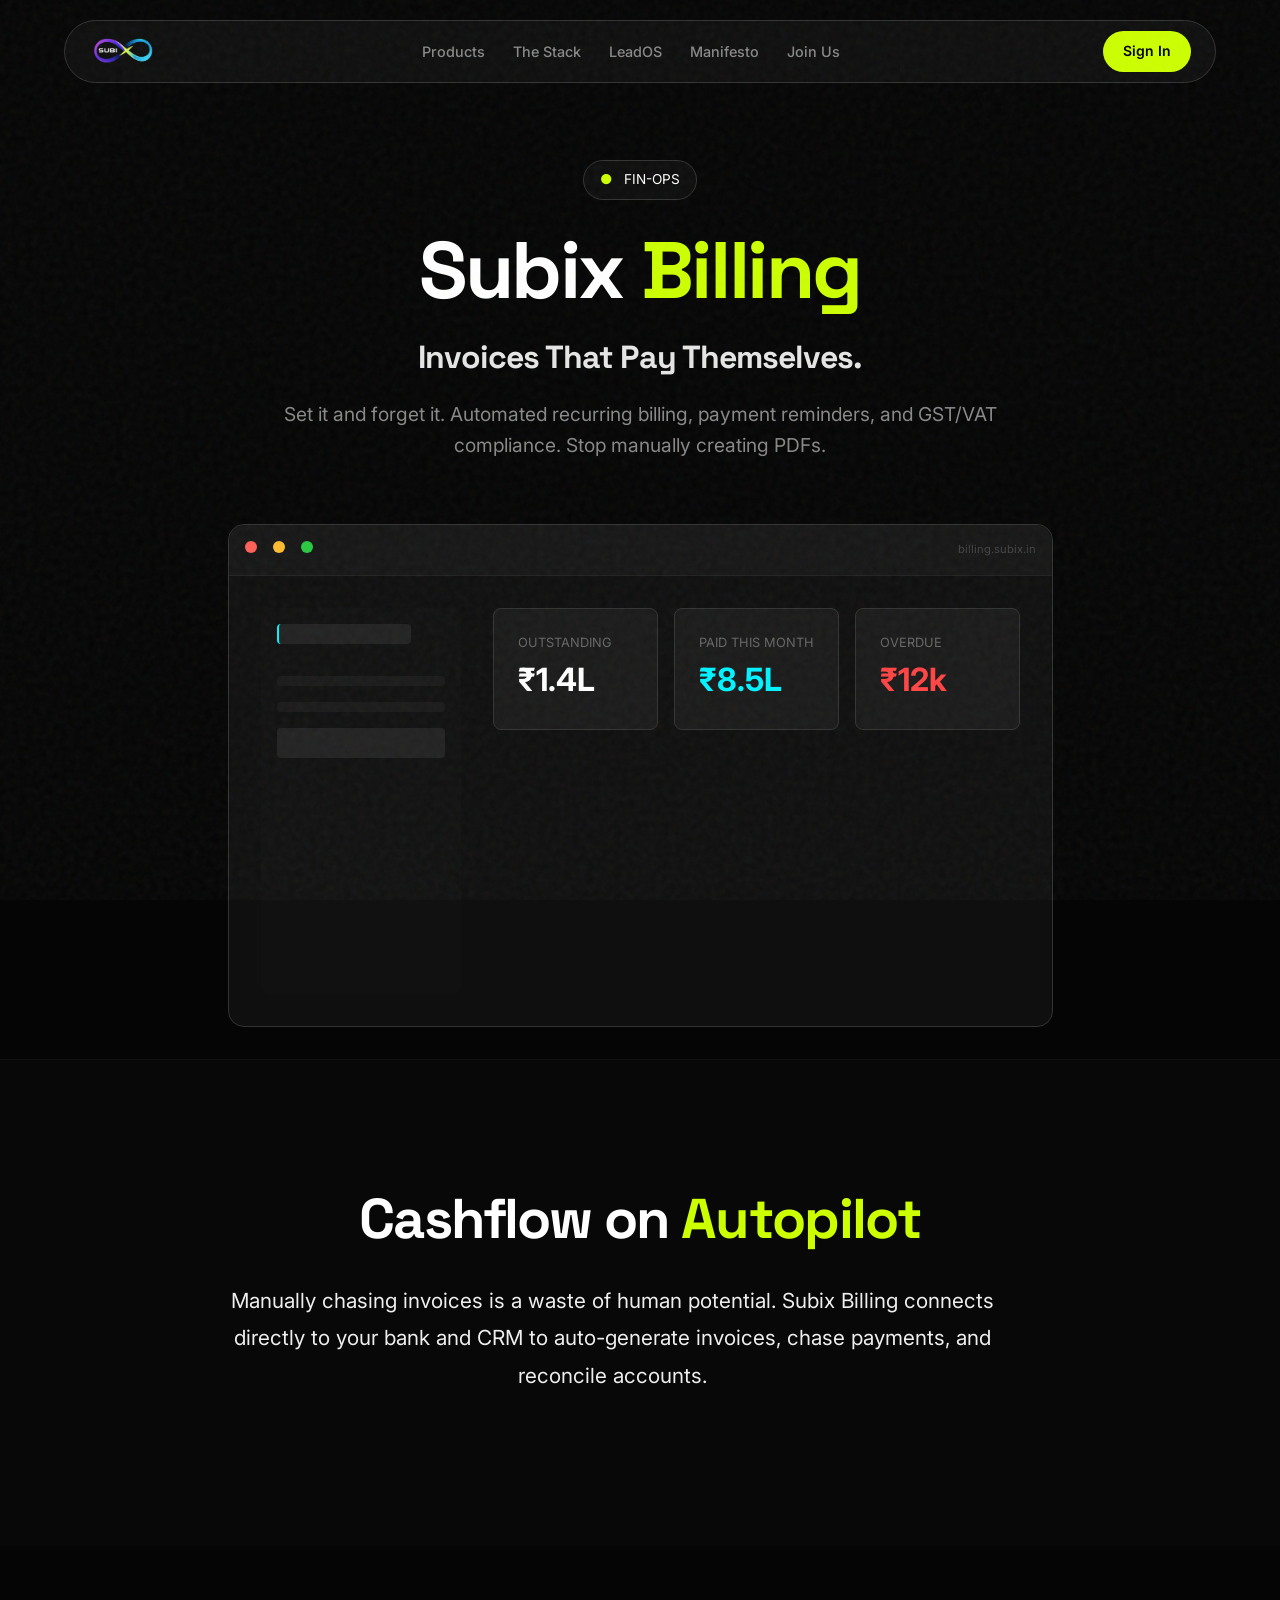
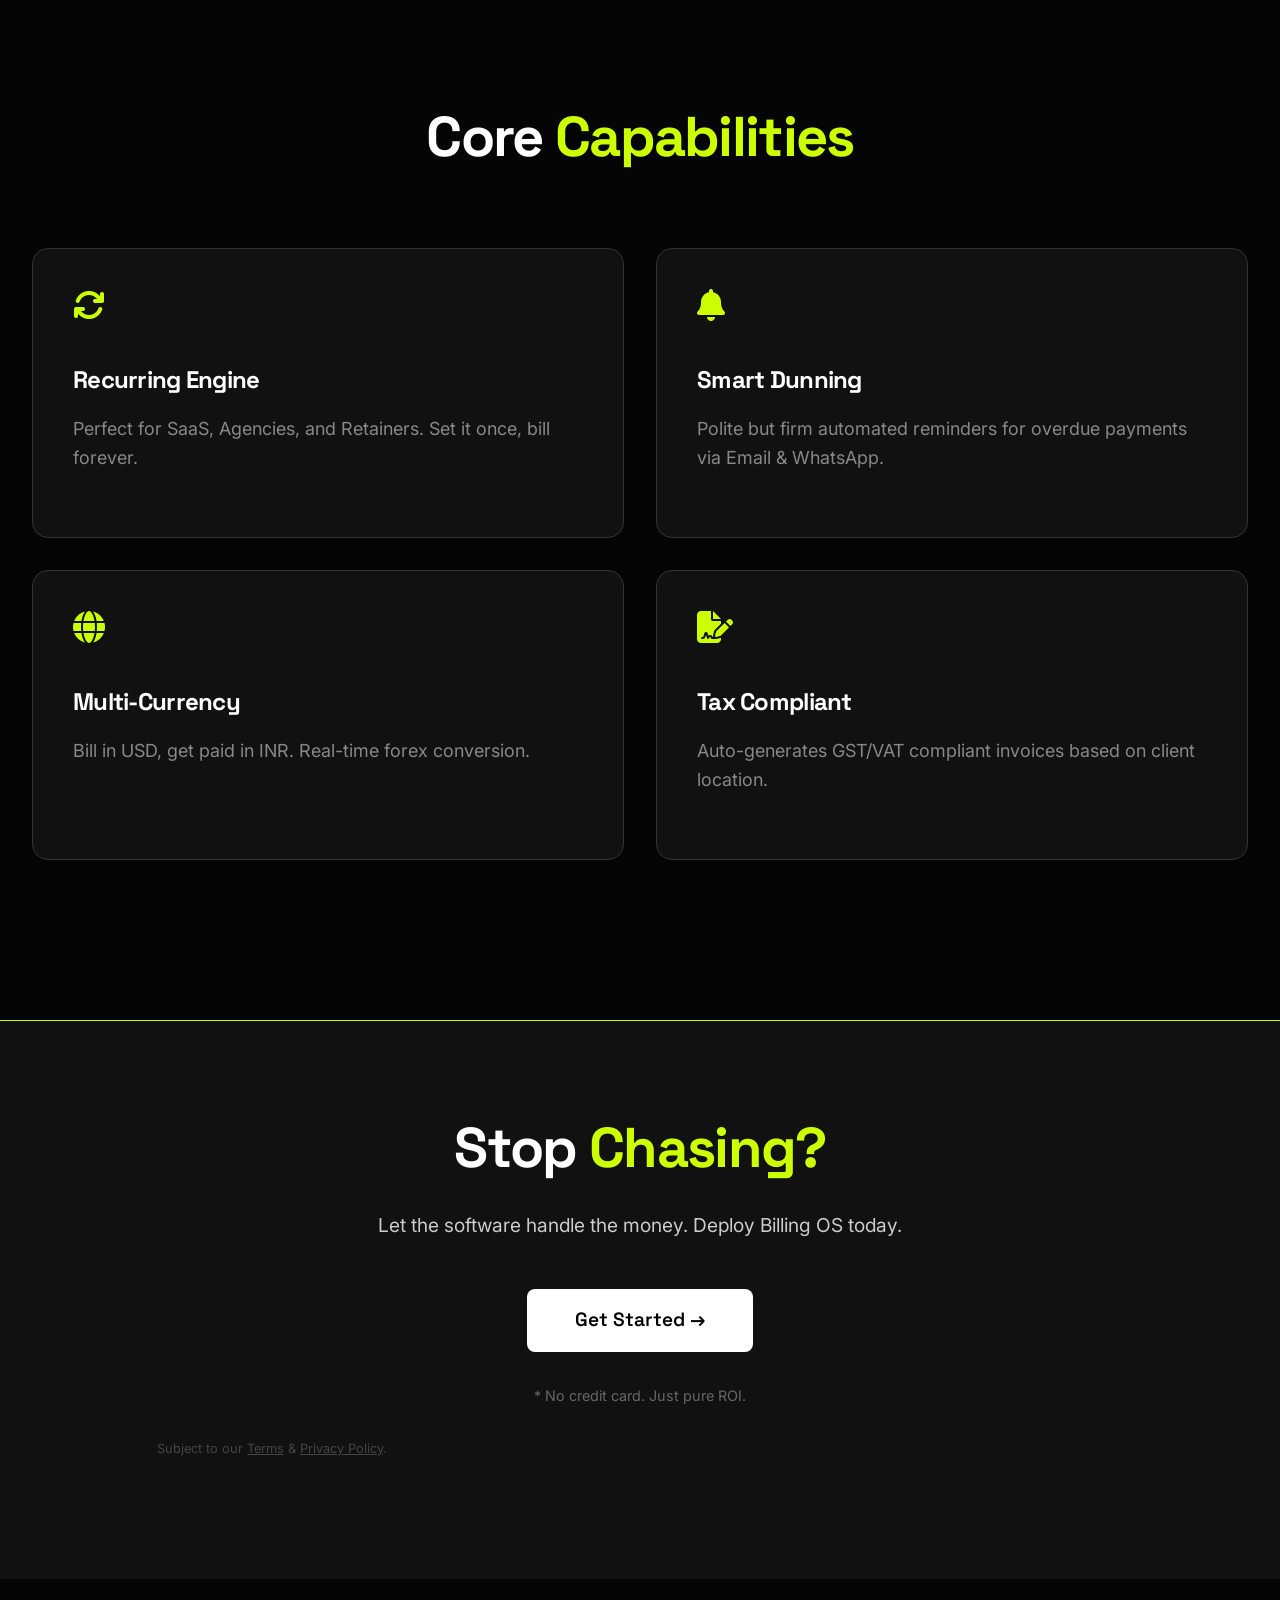
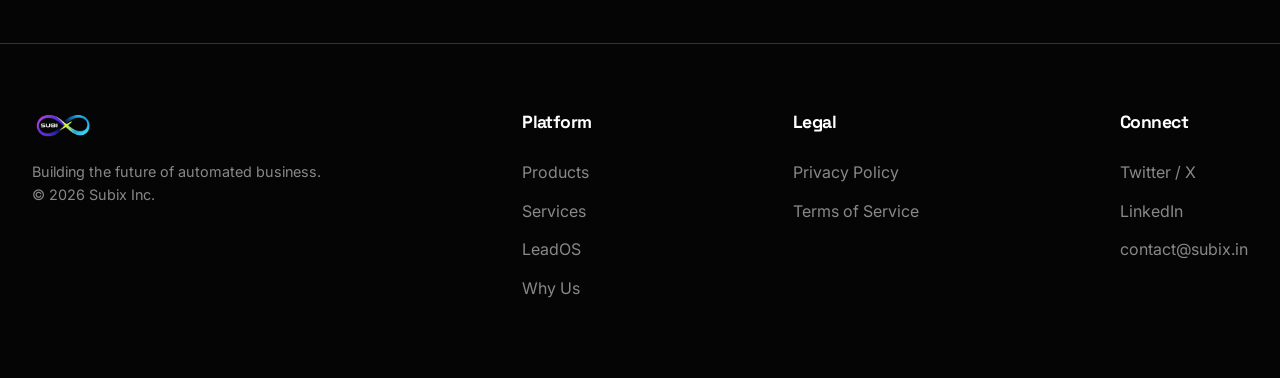
<file: billing.html>
<!DOCTYPE html>
<html lang="en">

<head>
    <meta charset="UTF-8">
    <meta name="viewport" content="width=device-width, initial-scale=1.0">
    <title>Automated Billing: Invoice OS - Subix</title>
    <meta name="description"
        content="Subix Billing: Automate recurring invoices, tax compliance, and payment reconciliations. Get paid faster.">
    <link rel="canonical" href="https://subix.in/billing">

    <link rel="preconnect" href="https://fonts.googleapis.com">
    <link
        href="https://fonts.googleapis.com/css2?family=Space+Grotesk:wght@300;400;500;600;700&family=Inter:wght@300;400;500;600&display=swap"
        rel="stylesheet">
    <link rel="stylesheet" href="style.css">
    <link rel="stylesheet" href="https://cdnjs.cloudflare.com/ajax/libs/font-awesome/6.4.0/css/all.min.css">
    <link rel="icon" type="image/png" href="Subix PNG.png">
</head>

<body>

    <nav class="navbar">
        <a href="/" class="logo">
            <img src="Subix PNG.png" alt="Subix Logo">
        </a>
        
        <ul class="nav-links">
            <li><a href="products">Products</a></li>
            <li><a href="services">The Stack</a></li>
            <li><a href="platform">LeadOS</a></li>
            <li><a href="about">Manifesto</a></li>
            <li><a href="careers">Join Us</a></li>
        </ul>
        <!-- Right slot: Sign In CTA (replaced by profile widget when logged in) -->
        <div class="nav-cta-slot">
            <a href="login" class="cta-btn">Sign In</a>
        </div>
        <div class="mobile-toggle"><i class="fas fa-bars"></i></div>
    </nav>
    <div class="nav-links mobile-menu" id="mobileMenu"></div>

    <header class="hero" style="min-height: 80vh; padding-bottom: 2rem; padding-top: 10rem;">
        <div class="container" style="text-align: center;">
            <div class="hero-tag"><span>●</span> FIN-OPS</div>
            <h1>Subix <span class="highlight">Billing</span></h1>
            <h2 style="font-size: 2rem; margin-bottom: 1.5rem; opacity: 0.9;">Invoices That Pay Themselves.</h2>
            <p style="margin: 0 auto; max-width: 800px; font-size: 1.2rem;">
                Set it and forget it. Automated recurring billing, payment reminders, and GST/VAT compliance.
                Stop manually creating PDFs.
            </p>

            <div class="dashboard-mockup reveal-zoom"
                style="margin-top: 4rem; overflow: hidden; border-radius: 16px; border: 1px solid #333; position: relative; background: #0f0f0f;">
                <div
                    style="padding: 1rem; border-bottom: 1px solid #222; display: flex; gap: 1rem; background: #161616;">
                    <div style="width: 12px; height: 12px; background: #fe5f57; border-radius: 50%;"></div>
                    <div style="width: 12px; height: 12px; background: #febc2e; border-radius: 50%;"></div>
                    <div style="width: 12px; height: 12px; background: #28c840; border-radius: 50%;"></div>
                    <span style="font-size: 0.7rem; color: #444; margin-left: auto;">billing.subix.in</span>
                </div>
                <div class="mockup-content"
                    style="padding: 2rem; display: grid; grid-template-columns: 200px 1fr; gap: 2rem; min-height: 450px; text-align: left;">
                    <div class="sidebar" style="background: #111; border-radius: 8px; padding: 1rem;">
                        <div
                            style="height: 20px; width: 80%; background: #222; border-radius: 4px; margin-bottom: 2rem; border-left: 2px solid var(--accent-cyan);">
                        </div>
                        <div
                            style="height: 10px; width: 100%; background: #1a1a1a; border-radius: 4px; margin-bottom: 1rem;">
                        </div>
                        <div
                            style="height: 10px; width: 100%; background: #1a1a1a; border-radius: 4px; margin-bottom: 1rem;">
                        </div>
                        <div style="margin-top: auto; height: 30px; background: #222; border-radius: 4px;"></div>
                    </div>
                    <div class="main-view">
                        <div class="stats-row" style="display: grid; grid-template-columns: repeat(3, 1fr); gap: 1rem;">
                            <div
                                style="background: #1a1a1a; border-radius: 8px; padding: 1.5rem; border: 1px solid #333;">
                                <div style="font-size: 0.8rem; color: #666; text-transform: uppercase;">Outstanding
                                </div>
                                <div style="font-size: 2rem; font-weight: bold; color: #fff;">₹1.4L</div>
                            </div>
                            <div
                                style="background: #1a1a1a; border-radius: 8px; padding: 1.5rem; border: 1px solid #333;">
                                <div style="font-size: 0.8rem; color: #666; text-transform: uppercase;">Paid This Month
                                </div>
                                <div style="font-size: 2rem; font-weight: bold; color: var(--accent-cyan);">₹8.5L</div>
                            </div>
                            <div
                                style="background: #1a1a1a; border-radius: 8px; padding: 1.5rem; border: 1px solid #333;">
                                <div style="font-size: 0.8rem; color: #666; text-transform: uppercase;">Overdue
                                </div>
                                <div style="font-size: 2rem; font-weight: bold; color: #ff4444;">₹12k</div>
                            </div>
                        </div>
                    </div>
                </div>
            </div>
        </div>
    </header>

    <section class="intro" style="background: #080808; border-top: 1px solid #111;">
        <div class="container" style="max-width: 900px; text-align: center;">
            <h2 style="margin-bottom: 2rem;">Cashflow on <span class="highlight">Autopilot</span></h2>
            <p style="font-size: 1.3rem; line-height: 1.8; color: #eee;">
                Manually chasing invoices is a waste of human potential. Subix Billing connects directly to your bank
                and CRM
                to auto-generate invoices, chase payments, and reconcile accounts.
            </p>
        </div>
    </section>

    <section class="features" style="padding: 10rem 0;">
        <div class="container">
            <h2 style="text-align: center; margin-bottom: 5rem;">Core <span class="highlight">Capabilities</span></h2>
            <div class="grid-2" style="gap: 2rem;">
                <div class="card reveal-left">
                    <i class="fas fa-sync card-icon"></i>
                    <h3>Recurring Engine</h3>
                    <p>Perfect for SaaS, Agencies, and Retainers. Set it once, bill forever.</p>
                </div>
                <div class="card reveal-right">
                    <i class="fas fa-bell card-icon"></i>
                    <h3>Smart Dunning</h3>
                    <p>Polite but firm automated reminders for overdue payments via Email & WhatsApp.</p>
                </div>
                <div class="card reveal-left">
                    <i class="fas fa-globe card-icon"></i>
                    <h3>Multi-Currency</h3>
                    <p>Bill in USD, get paid in INR. Real-time forex conversion.</p>
                </div>
                <div class="card reveal-right">
                    <i class="fas fa-file-signature card-icon"></i>
                    <h3>Tax Compliant</h3>
                    <p>Auto-generates GST/VAT compliant invoices based on client location.</p>
                </div>
            </div>
        </div>
    </section>

    <section class="cta-demo"
        style="padding: 6rem 0; background: var(--surface-color); border-top: 1px solid var(--primary-lime);">
        <div class="container" style="text-align: center;">
            <h2 style="font-size: 3.5rem; margin-bottom: 2rem;">Stop <span class="highlight">Chasing?</span></h2>
            <p style="font-size: 1.2rem; color: #ccc; max-width: 600px; margin: 0 auto 3rem;">
                Let the software handle the money. Deploy Billing OS today.
            </p>
            <div style="display: flex; gap: 1.5rem; justify-content: center; flex-wrap: wrap;">
                <a href="contact" class="btn-primary" style="padding: 1rem 3rem; font-size: 1.2rem;">Get Started
                    &rarr;</a>
            </div>
            <p
                style="margin-top: 2rem; font-size: 0.9rem; color: #666; text-align: center; width: 100%; display: block; max-width: 100%;">
                * No credit card. Just pure ROI.</p>
            <p style="margin-top: 2rem; font-size: 0.8rem; color: #444; text-align: center;">
                Subject to our <a href="terms" style="text-decoration: underline;">Terms</a> & <a href="privacy"
                    style="text-decoration: underline;">Privacy Policy</a>.
            </p>
        </div>
    </section>

    <footer>
        <div class="container footer-content">
            <div class="footer-brand">
                <a href="/" class="logo">
                    <img src="Subix PNG.png" alt="Subix Logo">
                </a>
                <p style="margin-top: 1rem; font-size: 0.9rem;">
                    Building the future of automated business.<br>
                    © 2026 Subix Inc.
                </p>
            </div>
            <div class="footer-links">
                <h4>Platform</h4>
                <ul>
                    <li><a href="products">Products</a></li>
                    <li><a href="services">Services</a></li>
                    <li><a href="platform">LeadOS</a></li>
                    <li><a href="about">Why Us</a></li>
                </ul>
            </div>
            <div class="footer-links">
                <h4>Legal</h4>
                <ul>
                    <li><a href="privacy">Privacy Policy</a></li>
                    <li><a href="terms">Terms of Service</a></li>
                </ul>
            </div>
            <div class="footer-links">
                <h4>Connect</h4>
                <ul>
                    <li><a href="https://twitter.com" target="_blank">Twitter / X</a></li>
                    <li><a href="https://www.linkedin.com/company/subix/about/" target="_blank">LinkedIn</a></li>
                    <li><a href="mailto:contact@subix.in">contact@subix.in</a></li>
                </ul>
            </div>
        </div>
    </footer>

    <script src="script.js"></script>
</body>

</html>
</file>
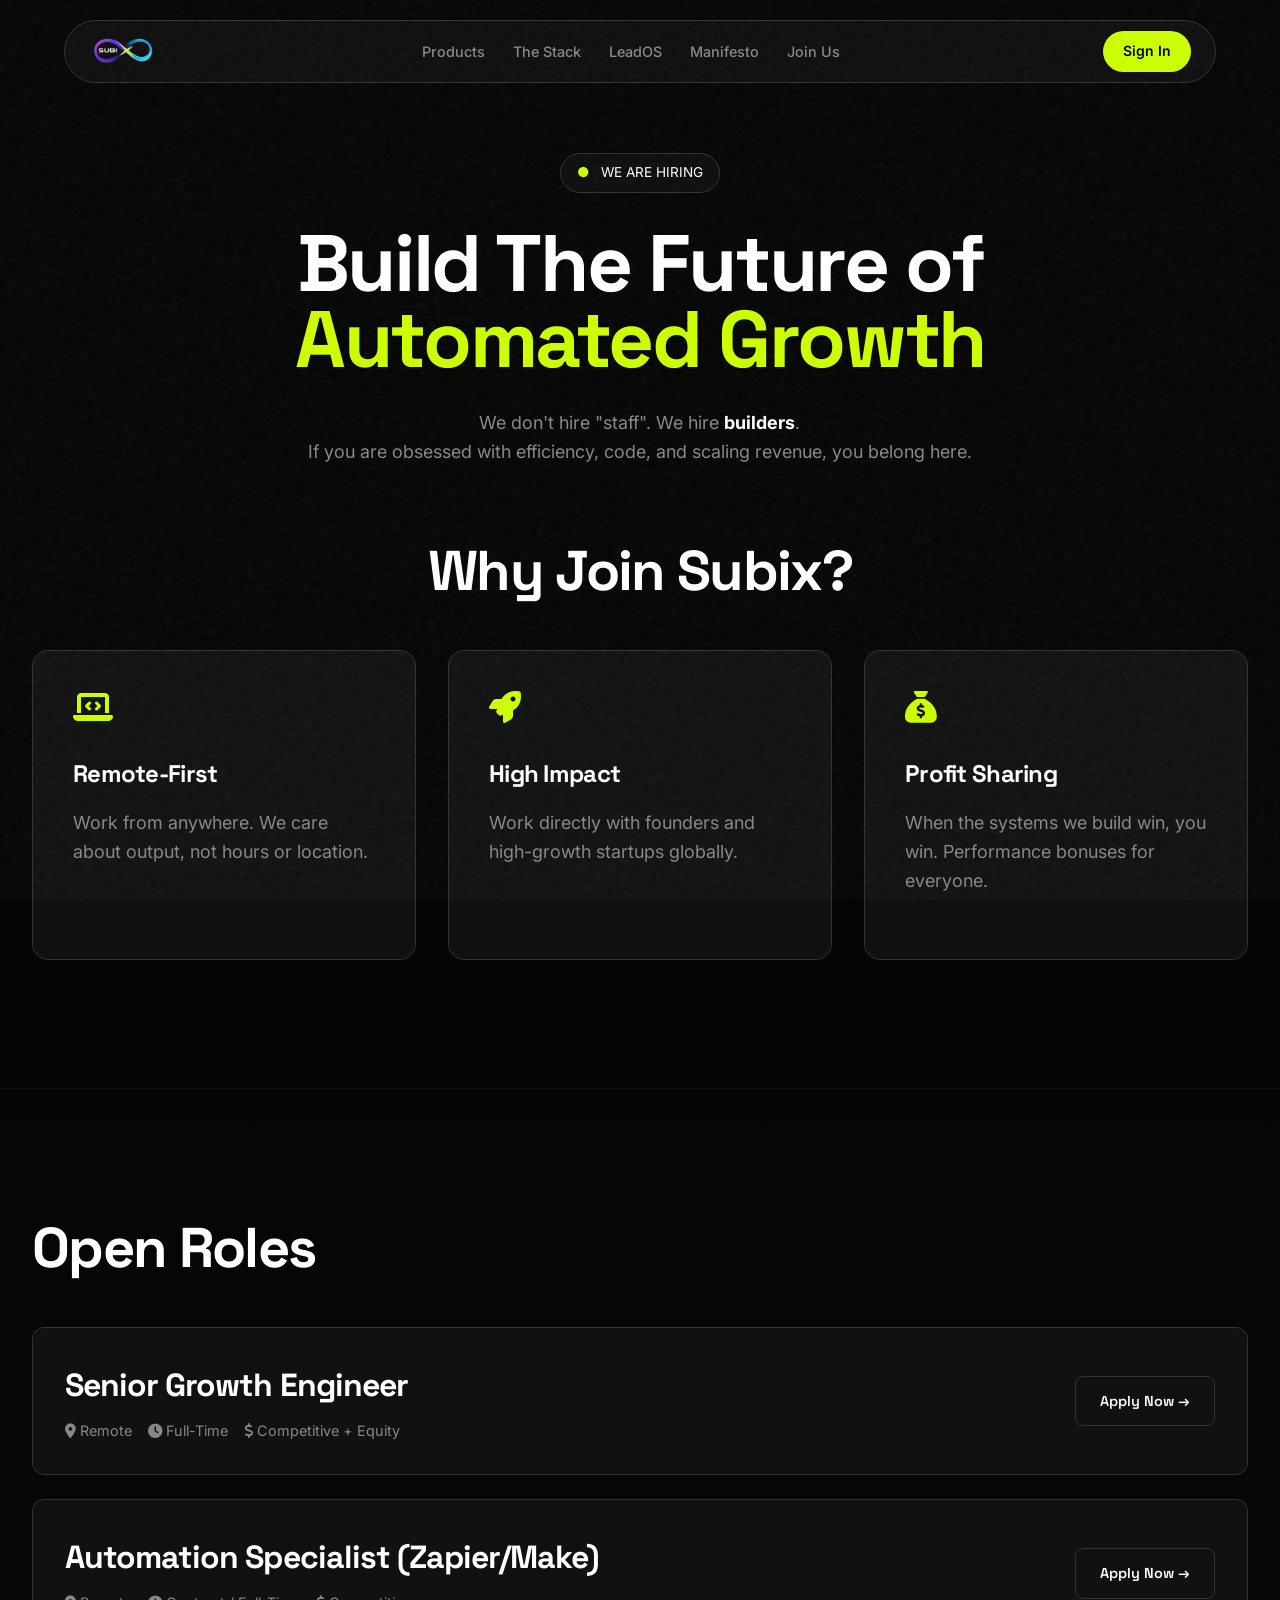
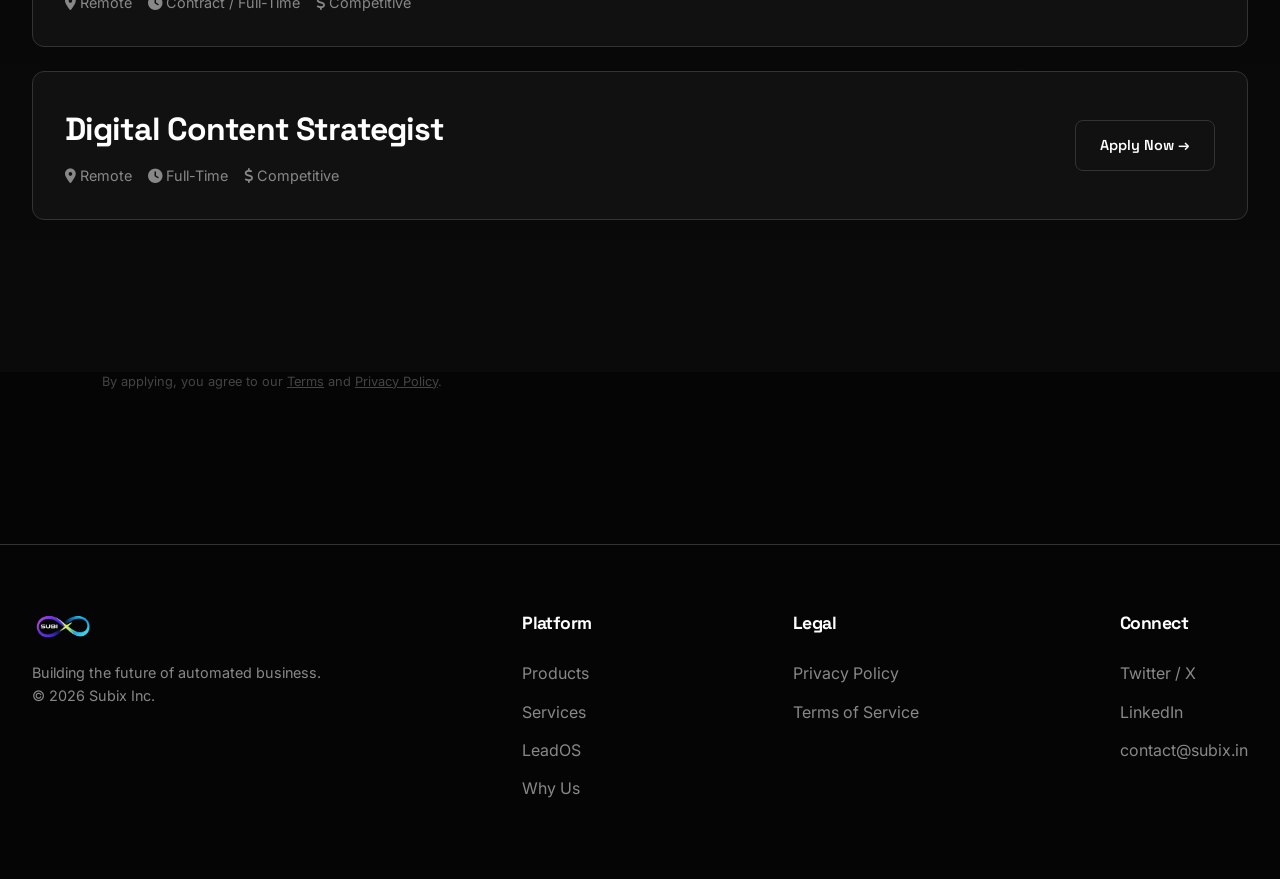
<file: careers.html>
<!DOCTYPE html>
<html lang="en">

<head>
    <meta charset="UTF-8">
    <meta name="viewport" content="width=device-width, initial-scale=1.0">
    <title>Careers at Subix - Join the Growth Engineers</title>
    <meta name="description"
        content="We hire engineers, not employees. If you want to build systems that scale, apply now. Remote positions available for Growth Engineers, Automation Specialists, and more.">
    <link rel="canonical" href="https://subix.in/careers">

    <!-- Open Graph / Facebook -->
    <meta property="og:type" content="website">
    <meta property="og:url" content="https://subix.in/careers">
    <meta property="og:title" content="Careers at Subix - Join the Growth Engineers">
    <meta property="og:description"
        content="We hire engineers, not employees. If you want to build systems that scale, apply now. Remote positions available for Growth Engineers, Automation Specialists, and more.">
    <meta property="og:image" content="https://subix.in/assets/social-preview.png">

    <!-- Twitter -->
    <meta property="twitter:card" content="summary_large_image">
    <meta property="twitter:url" content="https://subix.in/careers">
    <meta property="twitter:title" content="Careers at Subix - Join the Growth Engineers">
    <meta property="twitter:description"
        content="We hire engineers, not employees. If you want to build systems that scale, apply now. Remote positions available for Growth Engineers, Automation Specialists, and more.">
    <meta property="twitter:image" content="https://subix.in/assets/social-preview.png">

    <!-- Structured Data (JSON-LD) -->
    <script type="application/ld+json">
    {
      "@context": "https://schema.org",
      "@type": "WebPage",
      "name": "Subix Careers",
      "description": "Career opportunities at Subix. Join our remote team of engineers and growth specialists.",
      "url": "https://subix.in/careers"
    }
    </script>

    <link rel="preconnect" href="https://fonts.googleapis.com">
    <link
        href="https://fonts.googleapis.com/css2?family=Space+Grotesk:wght@300;400;500;600;700&family=Inter:wght@300;400;500;600&display=swap"
        rel="stylesheet">
    <link rel="stylesheet" href="style.css">
    <link rel="stylesheet" href="https://cdnjs.cloudflare.com/ajax/libs/font-awesome/6.4.0/css/all.min.css">
    <link rel="icon" type="image/png" href="Subix PNG.png">
</head>

<body>

    <!-- Nav -->
    <nav class="navbar">
        <a href="/" class="logo">
            <img src="Subix PNG.png" alt="Subix Logo">
        </a>
        
        <ul class="nav-links">
            <li><a href="products">Products</a></li>
            <li><a href="services">The Stack</a></li>
            <li><a href="platform">LeadOS</a></li>
            <li><a href="about">Manifesto</a></li>
            <li><a href="careers">Join Us</a></li>
        </ul>
        <!-- Right slot: Sign In CTA (replaced by profile widget when logged in) -->
        <div class="nav-cta-slot">
            <a href="login" class="cta-btn">Sign In</a>
        </div>
        <div class="mobile-toggle"><i class="fas fa-bars"></i></div>
    </nav>
    <div class="nav-links mobile-menu" id="mobileMenu"></div>

    <!-- Hero -->
    <header class="hero" style="min-height: 60vh;">
        <div class="container" style="text-align: center;">
            <div class="hero-tag"><span>●</span> WE ARE HIRING</div>
            <h1>Build The Future of <br><span class="highlight">Automated Growth</span></h1>
            <p style="max-width: 700px; margin: 0 auto;">
                We don't hire "staff". We hire <strong style="color: #fff;">builders</strong>. <br>
                If you are obsessed with efficiency, code, and scaling revenue, you belong here.
            </p>
        </div>
    </header>

    <!-- Culture / Perks -->
    <section class="perks" style="padding-top: 0;">
        <div class="container">
            <h2 style="text-align: center; margin-bottom: 3rem;">Why Join Subix?</h2>
            <div class="grid-3">
                <div class="card reveal-zoom">
                    <i class="fas fa-laptop-code highlight" style="font-size: 2rem; margin-bottom: 1rem;"></i>
                    <h3>Remote-First</h3>
                    <p>Work from anywhere. We care about output, not hours or location.</p>
                </div>
                <div class="card reveal-zoom" style="transition-delay: 0.1s;">
                    <i class="fas fa-rocket highlight" style="font-size: 2rem; margin-bottom: 1rem;"></i>
                    <h3>High Impact</h3>
                    <p>Work directly with founders and high-growth startups globally.</p>
                </div>
                <div class="card reveal-zoom" style="transition-delay: 0.2s;">
                    <i class="fas fa-sack-dollar highlight" style="font-size: 2rem; margin-bottom: 1rem;"></i>
                    <h3>Profit Sharing</h3>
                    <p>When the systems we build win, you win. Performance bonuses for everyone.</p>
                </div>
            </div>
        </div>
    </section>

    <!-- Open Positions -->
    <section class="jobs"
        style="background: linear-gradient(180deg, var(--bg-color) 0%, #0a0a0a 100%); border-top: 1px solid #111;">
        <div class="container">
            <h2 style="margin-bottom: 3rem;">Open Roles</h2>

            <!-- Job Item 1 -->
            <div class="job-card reveal-left"
                style="background: var(--surface-color); border: 1px solid var(--border-color); padding: 2rem; border-radius: 12px; margin-bottom: 1.5rem; display: flex; justify-content: space-between; align-items: center; flex-wrap: wrap; gap: 1rem;">
                <div>
                    <h3 style="margin-bottom: 0.5rem;">Senior Growth Engineer</h3>
                    <div style="display: flex; gap: 1rem; font-size: 0.9rem; color: #888;">
                        <span><i class="fas fa-map-marker-alt"></i> Remote</span>
                        <span><i class="fas fa-clock"></i> Full-Time</span>
                        <span><i class="fas fa-dollar-sign"></i> Competitive + Equity</span>
                    </div>
                </div>
                <a href="apply" class="btn-secondary" style="padding: 0.8rem 1.5rem; font-size: 0.9rem;">Apply Now
                    &rarr;</a>
            </div>

            <!-- Job Item 2 -->
            <div class="job-card reveal-left"
                style="background: var(--surface-color); border: 1px solid var(--border-color); padding: 2rem; border-radius: 12px; margin-bottom: 1.5rem; display: flex; justify-content: space-between; align-items: center; flex-wrap: wrap; gap: 1rem; transition-delay: 0.1s;">
                <div>
                    <h3 style="margin-bottom: 0.5rem;">Automation Specialist (Zapier/Make)</h3>
                    <div style="display: flex; gap: 1rem; font-size: 0.9rem; color: #888;">
                        <span><i class="fas fa-map-marker-alt"></i> Remote</span>
                        <span><i class="fas fa-clock"></i> Contract / Full-Time</span>
                        <span><i class="fas fa-dollar-sign"></i> Competitive</span>
                    </div>
                </div>
                <a href="apply" class="btn-secondary" style="padding: 0.8rem 1.5rem; font-size: 0.9rem;">Apply Now
                    &rarr;</a>
            </div>

            <!-- Job Item 3 -->
            <div class="job-card reveal-left"
                style="background: var(--surface-color); border: 1px solid var(--border-color); padding: 2rem; border-radius: 12px; margin-bottom: 1.5rem; display: flex; justify-content: space-between; align-items: center; flex-wrap: wrap; gap: 1rem; transition-delay: 0.2s;">
                <div>
                    <h3 style="margin-bottom: 0.5rem;">Digital Content Strategist</h3>
                    <div style="display: flex; gap: 1rem; font-size: 0.9rem; color: #888;">
                        <span><i class="fas fa-map-marker-alt"></i> Remote</span>
                        <span><i class="fas fa-clock"></i> Full-Time</span>
                        <span><i class="fas fa-dollar-sign"></i> Competitive</span>
                    </div>
                </div>
                <a href="apply" class="btn-secondary" style="padding: 0.8rem 1.5rem; font-size: 0.9rem;">Apply Now
                    &rarr;</a>
            </div>

        </div>
    </section>

    <div class="container" style="text-align: center; padding-bottom: 4rem;">
        <p style="font-size: 0.8rem; color: #444;">
            By applying, you agree to our <a href="terms" style="text-decoration: underline;">Terms</a> and <a
                href="privacy" style="text-decoration: underline;">Privacy Policy</a>.
        </p>
    </div>

    <!-- Footer -->
    <footer>
        <div class="container footer-content">
            <div class="footer-brand">
                <a href="/" class="logo">
                    <img src="Subix PNG.png" alt="Subix Logo">
                </a>
                <p style="margin-top: 1rem; font-size: 0.9rem;">
                    Building the future of automated business.<br>
                    © 2026 Subix Inc.
                </p>
            </div>
            <div class="footer-links">
                <h4>Platform</h4>
                <ul>
                    <li><a href="products">Products</a></li>
                    <li><a href="services">Services</a></li>
                    <li><a href="platform">LeadOS</a></li>
                    <li><a href="about">Why Us</a></li>
                </ul>
            </div>
            <div class="footer-links">
                <h4>Legal</h4>
                <ul>
                    <li><a href="privacy">Privacy Policy</a></li>
                    <li><a href="terms">Terms of Service</a></li>
                </ul>
            </div>
            <div class="footer-links">
                <h4>Connect</h4>
                <ul>
                    <li><a href="https://twitter.com" target="_blank">Twitter / X</a></li>
                    <li><a href="https://www.linkedin.com/company/subix/about/" target="_blank">LinkedIn</a></li>
                    <li><a href="mailto:contact@subix.in">contact@subix.in</a></li>
                </ul>
            </div>
        </div>
    </footer>

    <script src="script.js"></script>
    <!-- Add specific hover effect for job cards -->
    <style>
        .job-card {
            transition: all 0.3s ease;
        }

        .job-card:hover {
            border-color: var(--primary-lime) !important;
            transform: translateX(10px);
        }
    </style>
</body>

</html>
</file>
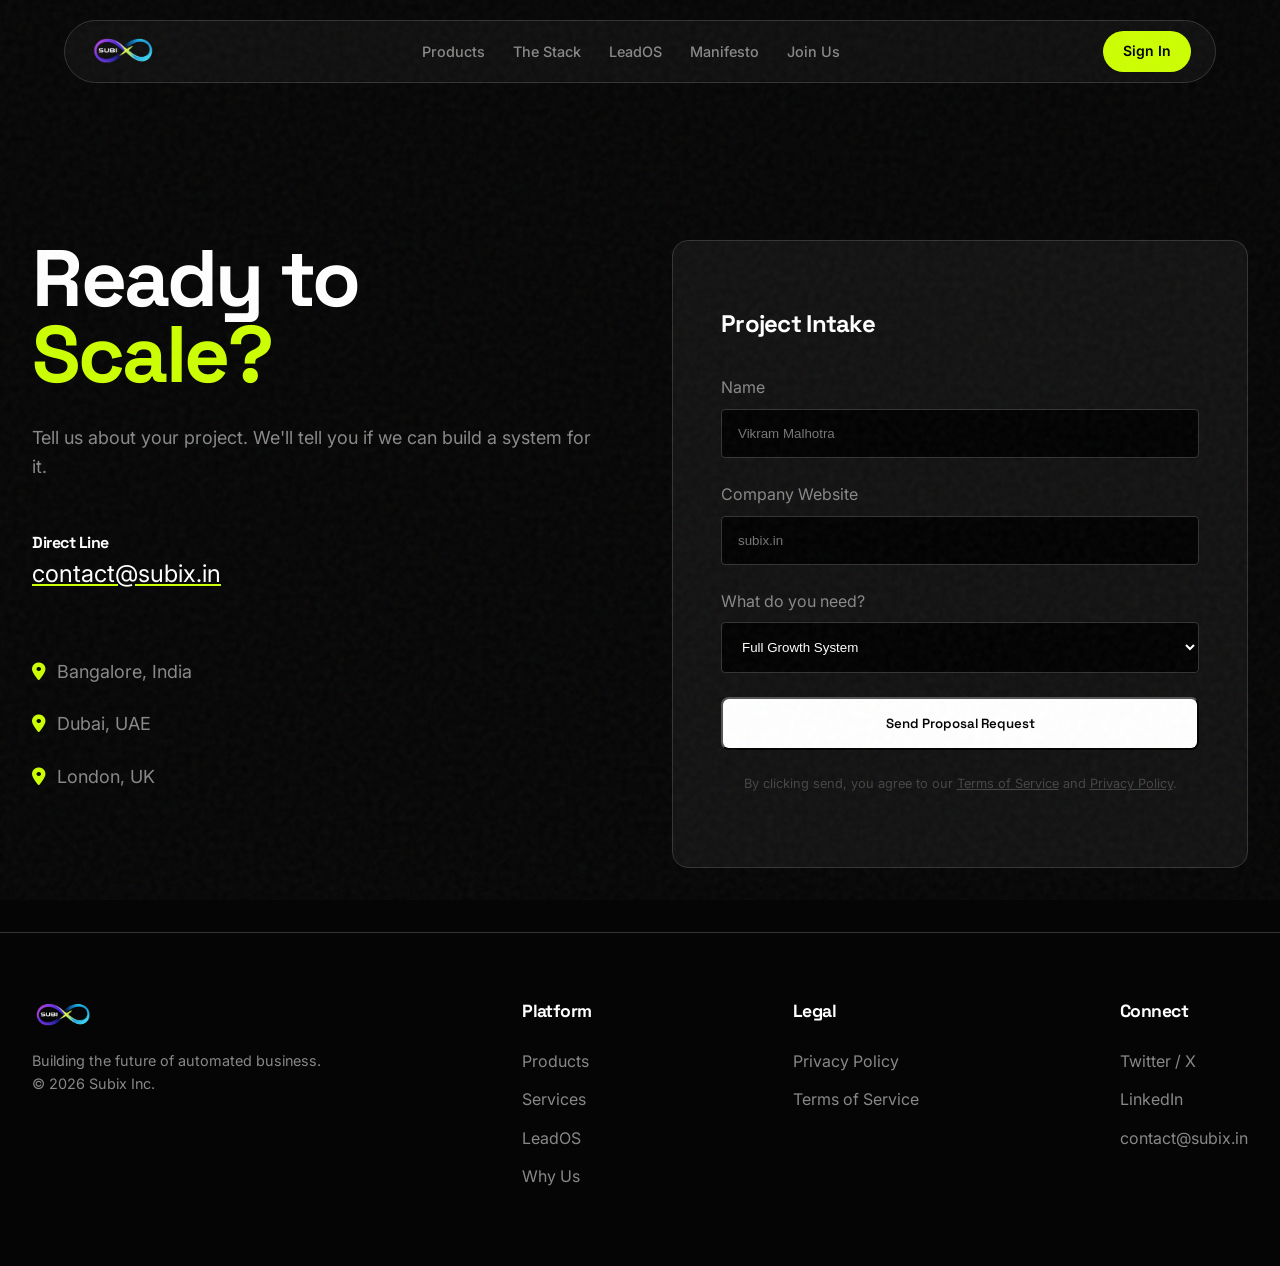
<file: contact.html>
<!DOCTYPE html>
<html lang="en">

<head>
    <meta charset="UTF-8">
    <meta name="viewport" content="width=device-width, initial-scale=1.0">
    <title>Start Building with Subix | Contact & Project Intake</title>
    <meta name="description"
        content="Ready to grow? Contact Subix for a project proposal. We build automated business systems for startups and enterprises.">
    <link rel="canonical" href="https://subix.in/contact">

    <!-- Open Graph / Facebook -->
    <meta property="og:type" content="website">
    <meta property="og:url" content="https://subix.in/contact">
    <meta property="og:title" content="Start Building with Subix | Contact & Project Intake">
    <meta property="og:description"
        content="Ready to grow? Contact Subix for a project proposal. We build automated business systems for startups and enterprises.">
    <meta property="og:image" content="https://subix.in/assets/social-preview.png">

    <!-- Twitter -->
    <meta property="twitter:card" content="summary_large_image">
    <meta property="twitter:url" content="https://subix.in/contact">
    <meta property="twitter:title" content="Start Building with Subix | Contact & Project Intake">
    <meta property="twitter:description"
        content="Ready to grow? Contact Subix for a project proposal. We build automated business systems for startups and enterprises.">
    <meta property="twitter:image" content="https://subix.in/assets/social-preview.png">

    <!-- Structured Data (JSON-LD) -->
    <script type="application/ld+json">
    {
      "@context": "https://schema.org",
      "@type": "ContactPage",
      "mainEntity": {
        "@type": "Organization",
        "name": "Subix",
        "url": "https://subix.in",
        "contactPoint": {
          "@type": "ContactPoint",
          "telephone": "+1-555-555-5555",
          "contactType": "sales",
          "email": "contact@subix.in"
        }
      }
    }
    </script>

    <link rel="preconnect" href="https://fonts.googleapis.com">
    <link
        href="https://fonts.googleapis.com/css2?family=Space+Grotesk:wght@300;400;500;600;700&family=Inter:wght@300;400;500;600&display=swap"
        rel="stylesheet">
    <link rel="stylesheet" href="style.css">
    <link rel="stylesheet" href="https://cdnjs.cloudflare.com/ajax/libs/font-awesome/6.4.0/css/all.min.css">
    <link rel="icon" type="image/png" href="Subix PNG.png">
</head>

<body>

    <!-- Nav -->
    <nav class="navbar">
        <a href="/" class="logo">
            <img src="Subix PNG.png" alt="Subix Logo">
        </a>
        
        <ul class="nav-links">
            <li><a href="products">Products</a></li>
            <li><a href="services">The Stack</a></li>
            <li><a href="platform">LeadOS</a></li>
            <li><a href="about">Manifesto</a></li>
            <li><a href="careers">Join Us</a></li>
        </ul>
        <!-- Right slot: Sign In CTA (replaced by profile widget when logged in) -->
        <div class="nav-cta-slot">
            <a href="login" class="cta-btn">Sign In</a>
        </div>
        <div class="mobile-toggle"><i class="fas fa-bars"></i></div>
    </nav>
    <div class="nav-links mobile-menu" id="mobileMenu"></div>

    <!-- Contact Section -->
    <header class="hero" style="min-height: 80vh; padding-top: 15rem;">
        <div class="container grid-2" style="align-items: flex-start;">
            <div class="contact-info">
                <h1>Ready to <span class="highlight">Scale?</span></h1>
                <p>Tell us about your project. We'll tell you if we can build a system for it.</p>
                <div style="margin-top: 3rem;">
                    <div style="margin-bottom: 2rem;">
                        <h4>Direct Line</h4>
                        <a href="mailto:contact@subix.in"
                            style="font-size: 1.5rem; text-decoration: underline; text-decoration-color: var(--primary-lime);">contact@subix.in</a>
                    </div>
                </div>
                <div style="font-size: 0.9rem; color: #666; margin-top: 4rem;">
                    <p><i class="fas fa-map-marker-alt highlight" style="width: 20px;"></i> Bangalore, India</p>
                    <p><i class="fas fa-map-marker-alt highlight" style="width: 20px;"></i> Dubai, UAE</p>
                    <p><i class="fas fa-map-marker-alt highlight" style="width: 20px;"></i> London, UK</p>
                </div>
            </div>

            <!-- Form -->
            <form class="card" style="padding: 3rem;" action="mailto:contact@subix.in" method="post"
                enctype="text/plain">
                <h3 style="margin-bottom: 2rem;">Project Intake</h3>

                <div style="margin-bottom: 1.5rem;">
                    <label style="display: block; margin-bottom: 0.5rem; color: #888;">Name</label>
                    <input type="text" name="name" required
                        style="width: 100%; padding: 1rem; background: #000; border: 1px solid #333; color: #fff; border-radius: 4px;"
                        placeholder="Vikram Malhotra">
                </div>

                <div style="margin-bottom: 1.5rem;">
                    <label style="display: block; margin-bottom: 0.5rem; color: #888;">Company Website</label>
                    <input type="text" name="website"
                        style="width: 100%; padding: 1rem; background: #000; border: 1px solid #333; color: #fff; border-radius: 4px;"
                        placeholder="subix.in">
                </div>

                <div style="margin-bottom: 1.5rem;">
                    <label style="display: block; margin-bottom: 0.5rem; color: #888;">What do you need?</label>
                    <select name="service_type"
                        style="width: 100%; padding: 1rem; background: #000; border: 1px solid #333; color: #fff; border-radius: 4px;">
                        <option value="Growth System">Full Growth System</option>
                        <option value="SaaS Product">SaaS Product Dev</option>
                        <option value="Marketing">Performance Marketing</option>
                        <option value="Consulting">Automation Consulting</option>
                    </select>
                </div>

                <button type="submit" class="btn-primary" style="width: 100%; cursor: pointer;">Send Proposal
                    Request</button>
                <p style="margin-top: 1.5rem; font-size: 0.8rem; color: #444; text-align: center;">
                    By clicking send, you agree to our <a href="terms" style="text-decoration: underline;">Terms of
                        Service</a> and <a href="privacy" style="text-decoration: underline;">Privacy Policy</a>.
                </p>
            </form>
        </div>
    </header>

    <!-- Footer -->
    <footer>
        <div class="container footer-content">
            <div class="footer-brand">
                <a href="/" class="logo">
                    <img src="Subix PNG.png" alt="Subix Logo">
                </a>
                <p style="margin-top: 1rem; font-size: 0.9rem;">
                    Building the future of automated business.<br>
                    © 2026 Subix Inc.
                </p>
            </div>
            <div class="footer-links">
                <h4>Platform</h4>
                <ul>
                    <li><a href="products">Products</a></li>
                    <li><a href="services">Services</a></li>
                    <li><a href="platform">LeadOS</a></li>
                    <li><a href="about">Why Us</a></li>
                </ul>
            </div>
            <div class="footer-links">
                <h4>Legal</h4>
                <ul>
                    <li><a href="privacy">Privacy Policy</a></li>
                    <li><a href="terms">Terms of Service</a></li>
                </ul>
            </div>
            <div class="footer-links">
                <h4>Connect</h4>
                <ul>
                    <li><a href="https://twitter.com" target="_blank">Twitter / X</a></li>
                    <li><a href="https://www.linkedin.com/company/subix/about/" target="_blank">LinkedIn</a></li>
                    <li><a href="mailto:contact@subix.in">contact@subix.in</a></li>
                </ul>
            </div>
        </div>
    </footer>

    <script src="script.js"></script>
</body>

</html>
</file>
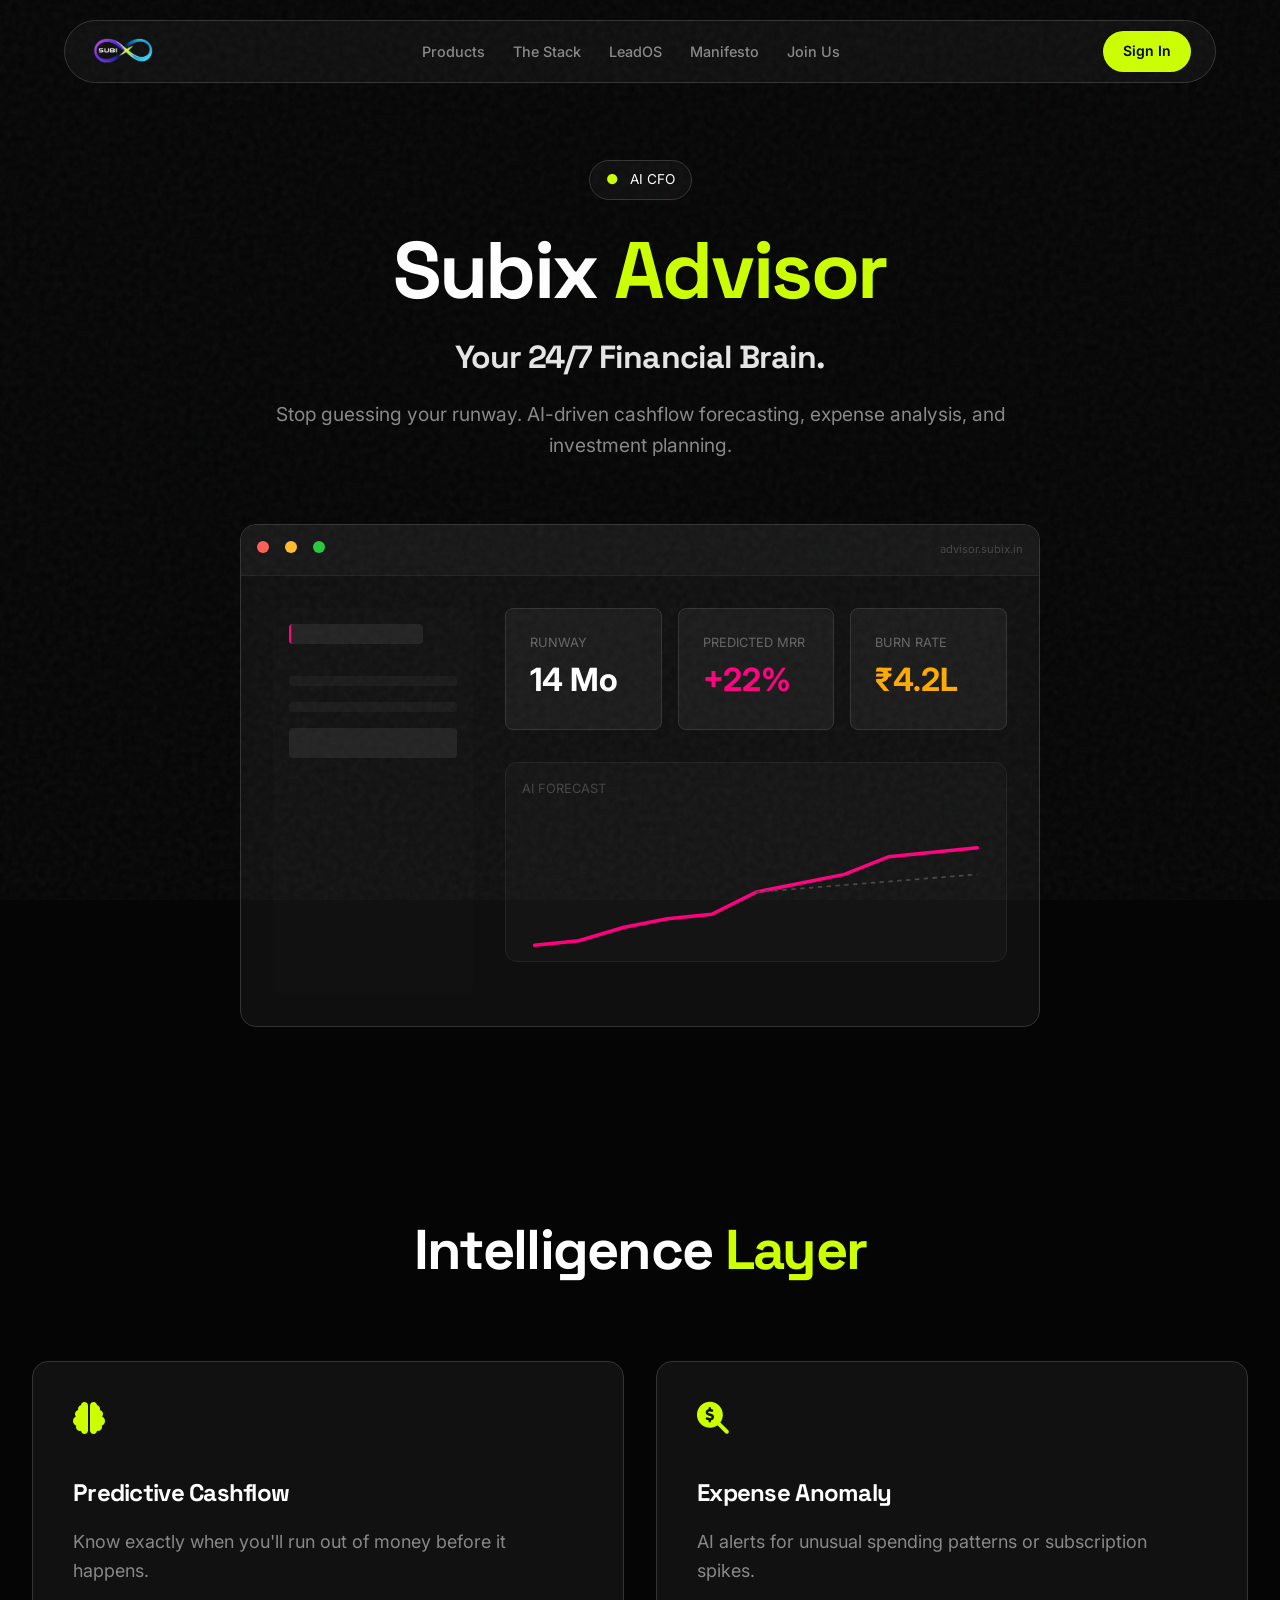
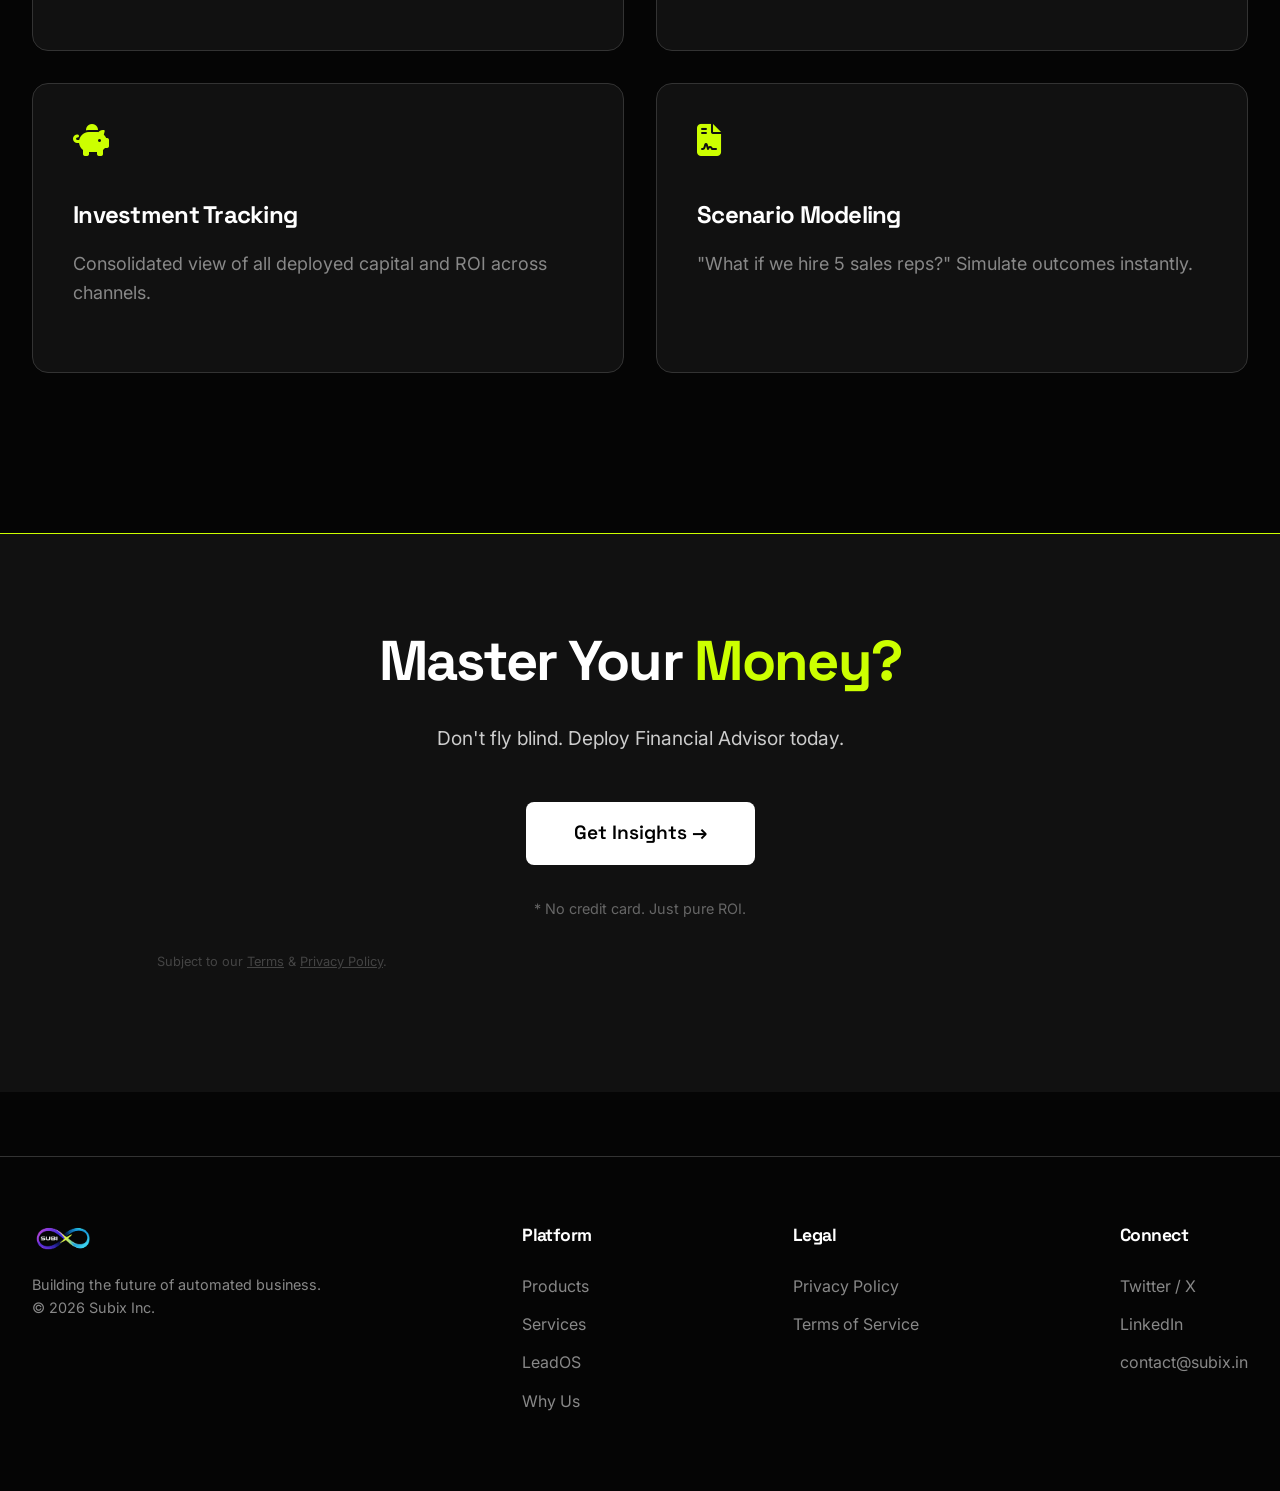
<file: finance.html>
<!DOCTYPE html>
<html lang="en">

<head>
    <meta charset="UTF-8">
    <meta name="viewport" content="width=device-width, initial-scale=1.0">
    <title>Financial Advisor: AI CFO - Subix</title>
    <meta name="description"
        content="Subix Financial Advisor: AI-powered financial planning and analysis. Real-time cashflow insights for growing businesses.">
    <link rel="canonical" href="https://subix.in/finance">

    <link rel="preconnect" href="https://fonts.googleapis.com">
    <link
        href="https://fonts.googleapis.com/css2?family=Space+Grotesk:wght@300;400;500;600;700&family=Inter:wght@300;400;500;600&display=swap"
        rel="stylesheet">
    <link rel="stylesheet" href="style.css">
    <link rel="stylesheet" href="https://cdnjs.cloudflare.com/ajax/libs/font-awesome/6.4.0/css/all.min.css">
    <link rel="icon" type="image/png" href="Subix PNG.png">
</head>

<body>

    <nav class="navbar">
        <a href="/" class="logo">
            <img src="Subix PNG.png" alt="Subix Logo">
        </a>
        
        <ul class="nav-links">
            <li><a href="products">Products</a></li>
            <li><a href="services">The Stack</a></li>
            <li><a href="platform">LeadOS</a></li>
            <li><a href="about">Manifesto</a></li>
            <li><a href="careers">Join Us</a></li>
        </ul>
        <!-- Right slot: Sign In CTA (replaced by profile widget when logged in) -->
        <div class="nav-cta-slot">
            <a href="login" class="cta-btn">Sign In</a>
        </div>
        <div class="mobile-toggle"><i class="fas fa-bars"></i></div>
    </nav>
    <div class="nav-links mobile-menu" id="mobileMenu"></div>

    <header class="hero" style="min-height: 80vh; padding-bottom: 2rem; padding-top: 10rem;">
        <div class="container" style="text-align: center;">
            <div class="hero-tag"><span>●</span> AI CFO</div>
            <h1>Subix <span class="highlight">Advisor</span></h1>
            <h2 style="font-size: 2rem; margin-bottom: 1.5rem; opacity: 0.9;">Your 24/7 Financial Brain.</h2>
            <p style="margin: 0 auto; max-width: 800px; font-size: 1.2rem;">
                Stop guessing your runway. AI-driven cashflow forecasting, expense analysis, and investment planning.
            </p>

            <div class="dashboard-mockup reveal-zoom"
                style="margin-top: 4rem; overflow: hidden; border-radius: 16px; border: 1px solid #333; position: relative; background: #0f0f0f;">
                <div
                    style="padding: 1rem; border-bottom: 1px solid #222; display: flex; gap: 1rem; background: #161616;">
                    <div style="width: 12px; height: 12px; background: #fe5f57; border-radius: 50%;"></div>
                    <div style="width: 12px; height: 12px; background: #febc2e; border-radius: 50%;"></div>
                    <div style="width: 12px; height: 12px; background: #28c840; border-radius: 50%;"></div>
                    <span style="font-size: 0.7rem; color: #444; margin-left: auto;">advisor.subix.in</span>
                </div>
                <div class="mockup-content"
                    style="padding: 2rem; display: grid; grid-template-columns: 200px 1fr; gap: 2rem; min-height: 450px; text-align: left;">
                    <div class="sidebar" style="background: #111; border-radius: 8px; padding: 1rem;">
                        <div
                            style="height: 20px; width: 80%; background: #222; border-radius: 4px; margin-bottom: 2rem; border-left: 2px solid var(--accent-pink);">
                        </div>
                        <div
                            style="height: 10px; width: 100%; background: #1a1a1a; border-radius: 4px; margin-bottom: 1rem;">
                        </div>
                        <div
                            style="height: 10px; width: 100%; background: #1a1a1a; border-radius: 4px; margin-bottom: 1rem;">
                        </div>
                        <div style="margin-top: auto; height: 30px; background: #222; border-radius: 4px;"></div>
                    </div>
                    <div class="main-view">
                        <div class="stats-row" style="display: grid; grid-template-columns: repeat(3, 1fr); gap: 1rem;">
                            <div
                                style="background: #1a1a1a; border-radius: 8px; padding: 1.5rem; border: 1px solid #333;">
                                <div style="font-size: 0.8rem; color: #666; text-transform: uppercase;">Runway
                                </div>
                                <div style="font-size: 2rem; font-weight: bold; color: #fff;">14 Mo</div>
                            </div>
                            <div
                                style="background: #1a1a1a; border-radius: 8px; padding: 1.5rem; border: 1px solid #333;">
                                <div style="font-size: 0.8rem; color: #666; text-transform: uppercase;">Predicted MRR
                                </div>
                                <div style="font-size: 2rem; font-weight: bold; color: var(--accent-pink);">+22%</div>
                            </div>
                            <div
                                style="background: #1a1a1a; border-radius: 8px; padding: 1.5rem; border: 1px solid #333;">
                                <div style="font-size: 0.8rem; color: #666; text-transform: uppercase;">Burn Rate
                                </div>
                                <div style="font-size: 2rem; font-weight: bold; color: #ffaa00;">₹4.2L</div>
                            </div>
                        </div>
                        <div class="chart-container"
                            style="margin-top: 2rem; background: #141414; height: 200px; border-radius: 12px; border: 1px solid #222; position: relative; padding: 1rem;">
                            <p style="font-size: 0.8rem; color: #444;">AI FORECAST</p>
                            <svg width="100%" height="80%" viewBox="0 0 500 150" style="margin-top: 1rem;">
                                <path
                                    d="M0,120 L50,115 L100,100 L150,90 L200,85 L250,60 L300,50 L350,40 L400,20 L500,10"
                                    fill="none" stroke="var(--accent-pink)" stroke-width="4" stroke-linecap="round" />
                                <path d="M250,60 L500,40" fill="none" stroke="#444" stroke-width="2"
                                    stroke-dasharray="5,5" />
                            </svg>
                        </div>
                    </div>
                </div>
            </div>
        </div>
    </header>

    <section class="features" style="padding: 10rem 0;">
        <div class="container">
            <h2 style="text-align: center; margin-bottom: 5rem;">Intelligence <span class="highlight">Layer</span></h2>
            <div class="grid-2" style="gap: 2rem;">
                <div class="card reveal-left">
                    <i class="fas fa-brain card-icon"></i>
                    <h3>Predictive Cashflow</h3>
                    <p>Know exactly when you'll run out of money before it happens.</p>
                </div>
                <div class="card reveal-right">
                    <i class="fas fa-search-dollar card-icon"></i>
                    <h3>Expense Anomaly</h3>
                    <p>AI alerts for unusual spending patterns or subscription spikes.</p>
                </div>
                <div class="card reveal-left">
                    <i class="fas fa-piggy-bank card-icon"></i>
                    <h3>Investment Tracking</h3>
                    <p>Consolidated view of all deployed capital and ROI across channels.</p>
                </div>
                <div class="card reveal-right">
                    <i class="fas fa-file-contract card-icon"></i>
                    <h3>Scenario Modeling</h3>
                    <p>"What if we hire 5 sales reps?" Simulate outcomes instantly.</p>
                </div>
            </div>
        </div>
    </section>

    <section class="cta-demo"
        style="padding: 6rem 0; background: var(--surface-color); border-top: 1px solid var(--primary-lime);">
        <div class="container" style="text-align: center;">
            <h2 style="font-size: 3.5rem; margin-bottom: 2rem;">Master Your <span class="highlight">Money?</span></h2>
            <p style="font-size: 1.2rem; color: #ccc; max-width: 600px; margin: 0 auto 3rem;">
                Don't fly blind. Deploy Financial Advisor today.
            </p>
            <div style="display: flex; gap: 1.5rem; justify-content: center; flex-wrap: wrap;">
                <a href="contact" class="btn-primary" style="padding: 1rem 3rem; font-size: 1.2rem;">Get Insights
                    &rarr;</a>
            </div>
            <p
                style="margin-top: 2rem; font-size: 0.9rem; color: #666; text-align: center; width: 100%; display: block; max-width: 100%;">
                * No credit card. Just pure ROI.</p>
            <p style="margin-top: 2rem; font-size: 0.8rem; color: #444; text-align: center;">
                Subject to our <a href="terms" style="text-decoration: underline;">Terms</a> & <a href="privacy"
                    style="text-decoration: underline;">Privacy Policy</a>.
            </p>
        </div>
    </section>

    <footer>
        <div class="container footer-content">
            <div class="footer-brand">
                <a href="/" class="logo">
                    <img src="Subix PNG.png" alt="Subix Logo">
                </a>
                <p style="margin-top: 1rem; font-size: 0.9rem;">
                    Building the future of automated business.<br>
                    © 2026 Subix Inc.
                </p>
            </div>
            <div class="footer-links">
                <h4>Platform</h4>
                <ul>
                    <li><a href="products">Products</a></li>
                    <li><a href="services">Services</a></li>
                    <li><a href="platform">LeadOS</a></li>
                    <li><a href="about">Why Us</a></li>
                </ul>
            </div>
            <div class="footer-links">
                <h4>Legal</h4>
                <ul>
                    <li><a href="privacy">Privacy Policy</a></li>
                    <li><a href="terms">Terms of Service</a></li>
                </ul>
            </div>
            <div class="footer-links">
                <h4>Connect</h4>
                <ul>
                    <li><a href="https://twitter.com" target="_blank">Twitter / X</a></li>
                    <li><a href="https://www.linkedin.com/company/subix/about/" target="_blank">LinkedIn</a></li>
                    <li><a href="mailto:contact@subix.in">contact@subix.in</a></li>
                </ul>
            </div>
        </div>
    </footer>

    <script src="script.js"></script>
</body>

</html>
</file>
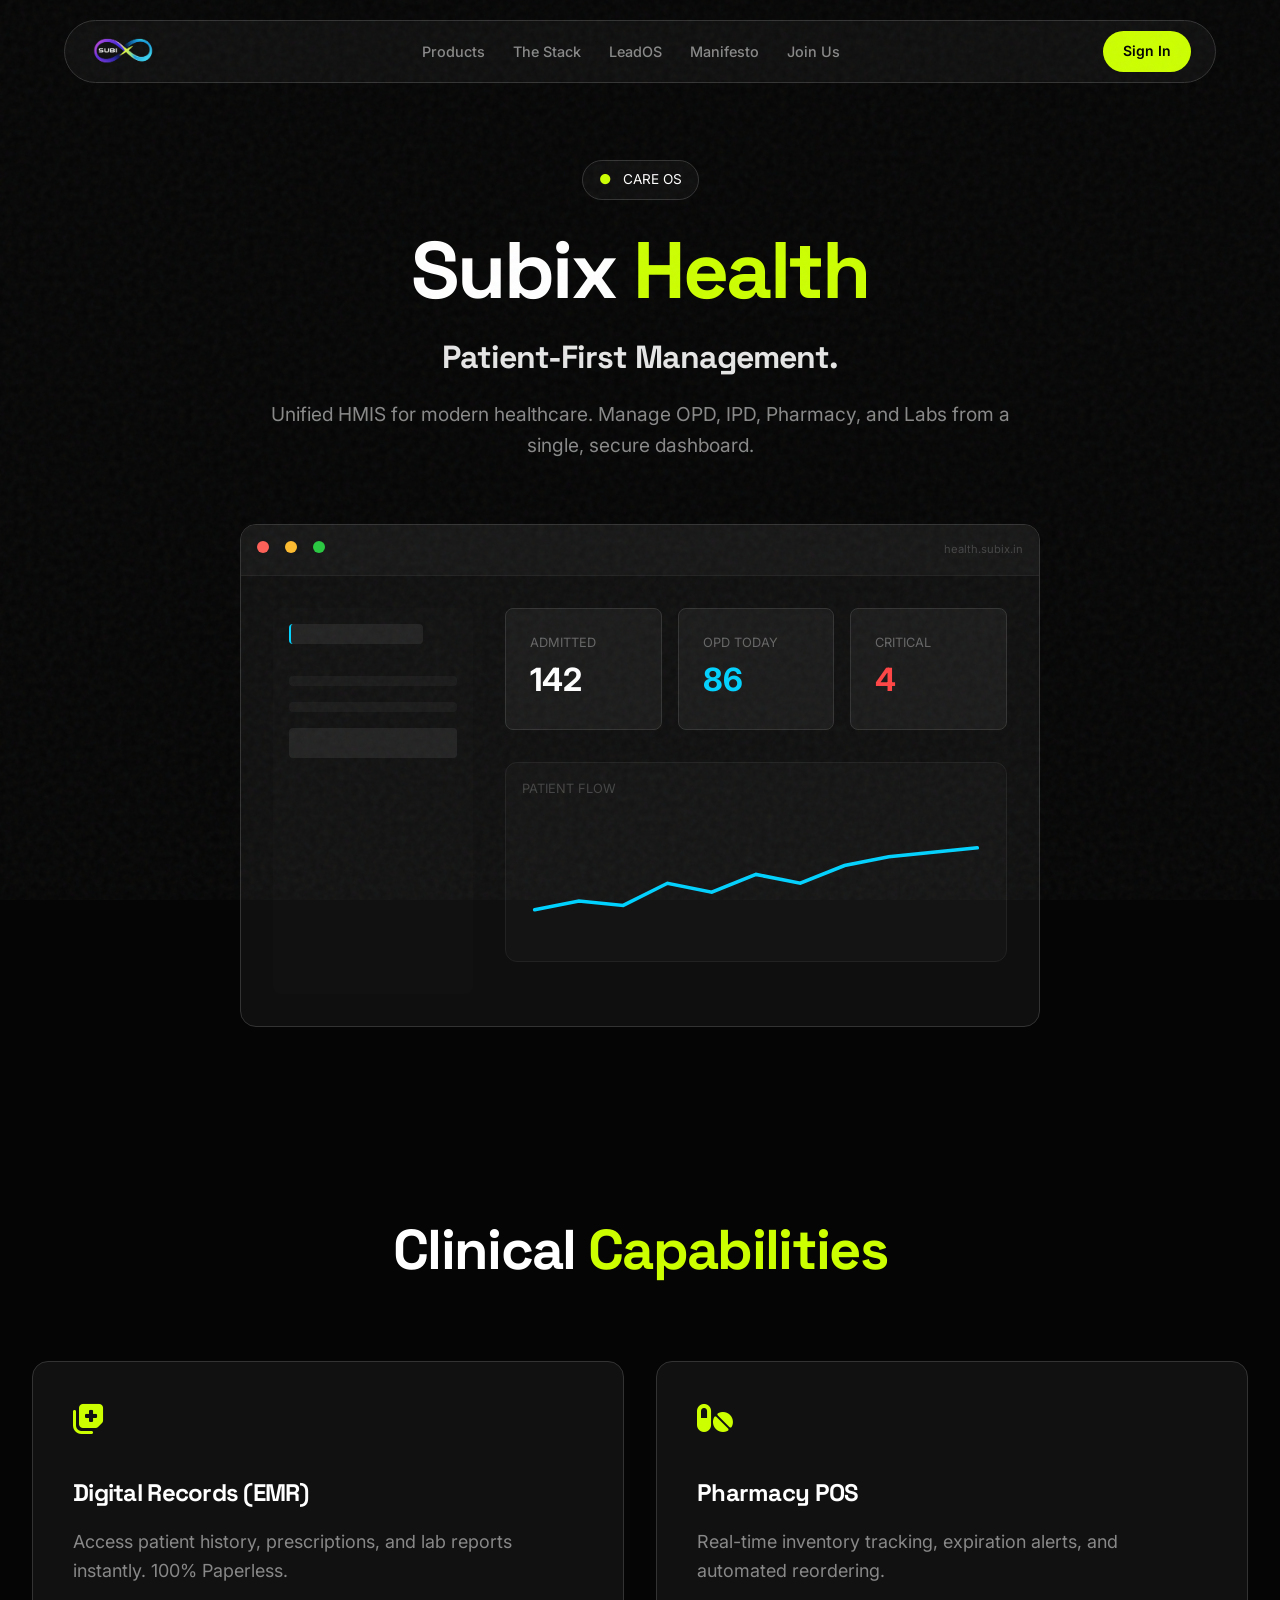
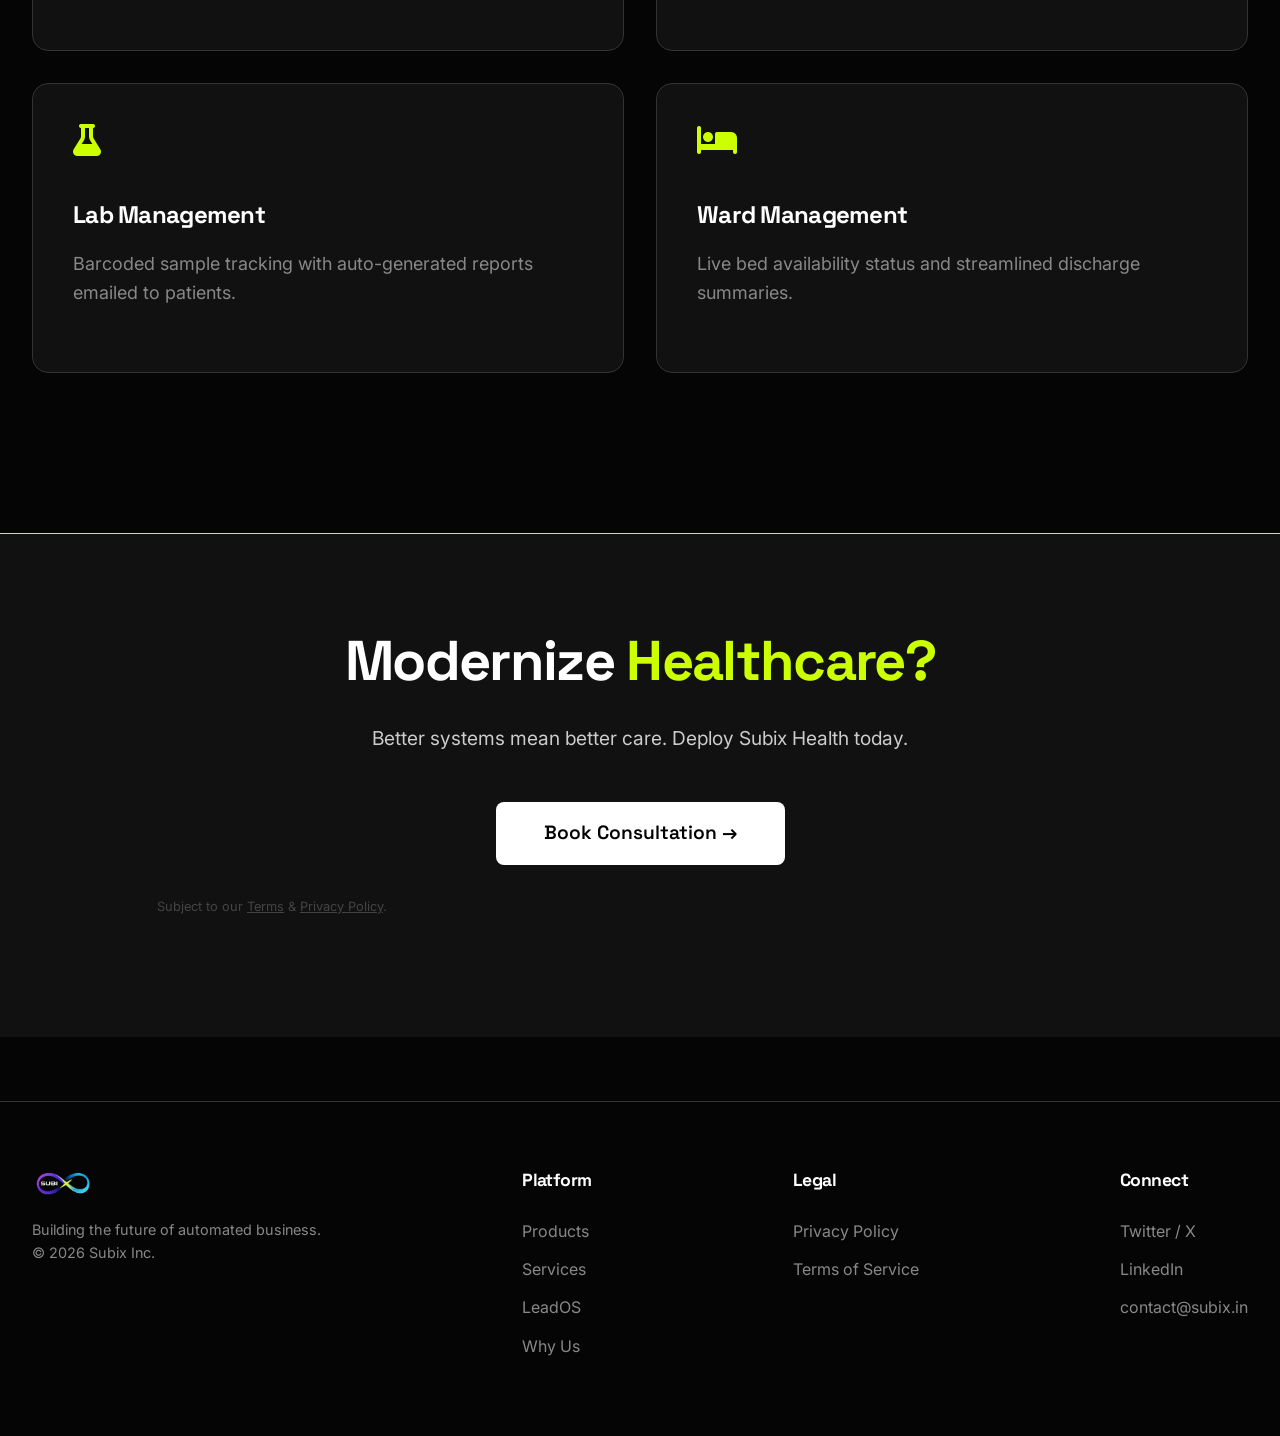
<file: hospital.html>
<!DOCTYPE html>
<html lang="en">

<head>
    <meta charset="UTF-8">
    <meta name="viewport" content="width=device-width, initial-scale=1.0">
    <title>Hospital Management: Care OS - Subix</title>
    <meta name="description"
        content="Subix HMIS: Integrated hospital management software for clinics and multi-specialty hospitals. Patient records, pharmacy, and OPD management.">
    <link rel="canonical" href="https://subix.in/hospital">

    <link rel="preconnect" href="https://fonts.googleapis.com">
    <link
        href="https://fonts.googleapis.com/css2?family=Space+Grotesk:wght@300;400;500;600;700&family=Inter:wght@300;400;500;600&display=swap"
        rel="stylesheet">
    <link rel="stylesheet" href="style.css">
    <link rel="stylesheet" href="https://cdnjs.cloudflare.com/ajax/libs/font-awesome/6.4.0/css/all.min.css">
    <link rel="icon" type="image/png" href="Subix PNG.png">
</head>

<body>

    <nav class="navbar">
        <a href="/" class="logo">
            <img src="Subix PNG.png" alt="Subix Logo">
        </a>
        
        <ul class="nav-links">
            <li><a href="products">Products</a></li>
            <li><a href="services">The Stack</a></li>
            <li><a href="platform">LeadOS</a></li>
            <li><a href="about">Manifesto</a></li>
            <li><a href="careers">Join Us</a></li>
        </ul>
        <!-- Right slot: Sign In CTA (replaced by profile widget when logged in) -->
        <div class="nav-cta-slot">
            <a href="login" class="cta-btn">Sign In</a>
        </div>
        <div class="mobile-toggle"><i class="fas fa-bars"></i></div>
    </nav>
    <div class="nav-links mobile-menu" id="mobileMenu"></div>

    <header class="hero" style="min-height: 80vh; padding-bottom: 2rem; padding-top: 10rem;">
        <div class="container" style="text-align: center;">
            <div class="hero-tag"><span>●</span> CARE OS</div>
            <h1>Subix <span class="highlight">Health</span></h1>
            <h2 style="font-size: 2rem; margin-bottom: 1.5rem; opacity: 0.9;">Patient-First Management.</h2>
            <p style="margin: 0 auto; max-width: 800px; font-size: 1.2rem;">
                Unified HMIS for modern healthcare. Manage OPD, IPD, Pharmacy, and Labs from a single, secure dashboard.
            </p>

            <div class="dashboard-mockup reveal-zoom"
                style="margin-top: 4rem; overflow: hidden; border-radius: 16px; border: 1px solid #333; position: relative; background: #0f0f0f;">
                <div
                    style="padding: 1rem; border-bottom: 1px solid #222; display: flex; gap: 1rem; background: #161616;">
                    <div style="width: 12px; height: 12px; background: #fe5f57; border-radius: 50%;"></div>
                    <div style="width: 12px; height: 12px; background: #febc2e; border-radius: 50%;"></div>
                    <div style="width: 12px; height: 12px; background: #28c840; border-radius: 50%;"></div>
                    <span style="font-size: 0.7rem; color: #444; margin-left: auto;">health.subix.in</span>
                </div>
                <div class="mockup-content"
                    style="padding: 2rem; display: grid; grid-template-columns: 200px 1fr; gap: 2rem; min-height: 450px; text-align: left;">
                    <div class="sidebar" style="background: #111; border-radius: 8px; padding: 1rem;">
                        <div
                            style="height: 20px; width: 80%; background: #222; border-radius: 4px; margin-bottom: 2rem; border-left: 2px solid #00d2ff;">
                        </div>
                        <div
                            style="height: 10px; width: 100%; background: #1a1a1a; border-radius: 4px; margin-bottom: 1rem;">
                        </div>
                        <div
                            style="height: 10px; width: 100%; background: #1a1a1a; border-radius: 4px; margin-bottom: 1rem;">
                        </div>
                        <div style="margin-top: auto; height: 30px; background: #222; border-radius: 4px;"></div>
                    </div>
                    <div class="main-view">
                        <div class="stats-row" style="display: grid; grid-template-columns: repeat(3, 1fr); gap: 1rem;">
                            <div
                                style="background: #1a1a1a; border-radius: 8px; padding: 1.5rem; border: 1px solid #333;">
                                <div style="font-size: 0.8rem; color: #666; text-transform: uppercase;">Admitted
                                </div>
                                <div style="font-size: 2rem; font-weight: bold; color: #fff;">142</div>
                            </div>
                            <div
                                style="background: #1a1a1a; border-radius: 8px; padding: 1.5rem; border: 1px solid #333;">
                                <div style="font-size: 0.8rem; color: #666; text-transform: uppercase;">OPD Today
                                </div>
                                <div style="font-size: 2rem; font-weight: bold; color: #00d2ff;">86</div>
                            </div>
                            <div
                                style="background: #1a1a1a; border-radius: 8px; padding: 1.5rem; border: 1px solid #333;">
                                <div style="font-size: 0.8rem; color: #666; text-transform: uppercase;">Critical
                                </div>
                                <div style="font-size: 2rem; font-weight: bold; color: #ff4444;">4</div>
                            </div>
                        </div>
                        <div class="chart-container"
                            style="margin-top: 2rem; background: #141414; height: 200px; border-radius: 12px; border: 1px solid #222; position: relative; padding: 1rem;">
                            <p style="font-size: 0.8rem; color: #444;">PATIENT FLOW</p>
                            <svg width="100%" height="80%" viewBox="0 0 500 150" style="margin-top: 1rem;">
                                <path d="M0,80 L50,70 L100,75 L150,50 L200,60 L250,40 L300,50 L350,30 L400,20 L500,10"
                                    fill="none" stroke="#00d2ff" stroke-width="4" stroke-linecap="round" />
                            </svg>
                        </div>
                    </div>
                </div>
            </div>
        </div>
    </header>

    <section class="features" style="padding: 10rem 0;">
        <div class="container">
            <h2 style="text-align: center; margin-bottom: 5rem;">Clinical <span class="highlight">Capabilities</span>
            </h2>
            <div class="grid-2" style="gap: 2rem;">
                <div class="card reveal-left">
                    <i class="fas fa-notes-medical card-icon"></i>
                    <h3>Digital Records (EMR)</h3>
                    <p>Access patient history, prescriptions, and lab reports instantly. 100% Paperless.</p>
                </div>
                <div class="card reveal-right">
                    <i class="fas fa-pills card-icon"></i>
                    <h3>Pharmacy POS</h3>
                    <p>Real-time inventory tracking, expiration alerts, and automated reordering.</p>
                </div>
                <div class="card reveal-left">
                    <i class="fas fa-flask card-icon"></i>
                    <h3>Lab Management</h3>
                    <p>Barcoded sample tracking with auto-generated reports emailed to patients.</p>
                </div>
                <div class="card reveal-right">
                    <i class="fas fa-bed card-icon"></i>
                    <h3>Ward Management</h3>
                    <p>Live bed availability status and streamlined discharge summaries.</p>
                </div>
            </div>
        </div>
    </section>

    <section class="cta-demo"
        style="padding: 6rem 0; background: var(--surface-color); border-top: 1px solid var(--primary-lime);">
        <div class="container" style="text-align: center;">
            <h2 style="font-size: 3.5rem; margin-bottom: 2rem;">Modernize <span class="highlight">Healthcare?</span>
            </h2>
            <p style="font-size: 1.2rem; color: #ccc; max-width: 600px; margin: 0 auto 3rem;">
                Better systems mean better care. Deploy Subix Health today.
            </p>
            <div style="display: flex; gap: 1.5rem; justify-content: center; flex-wrap: wrap;">
                <a href="contact" class="btn-primary" style="padding: 1rem 3rem; font-size: 1.2rem;">Book
                    Consultation &rarr;</a>
            </div>
            <p style="margin-top: 2rem; font-size: 0.8rem; color: #444; text-align: center;">
                Subject to our <a href="terms" style="text-decoration: underline;">Terms</a> & <a href="privacy"
                    style="text-decoration: underline;">Privacy Policy</a>.
            </p>
        </div>
    </section>

    <footer>
        <div class="container footer-content">
            <div class="footer-brand">
                <a href="/" class="logo">
                    <img src="Subix PNG.png" alt="Subix Logo">
                </a>
                <p style="margin-top: 1rem; font-size: 0.9rem;">
                    Building the future of automated business.<br>
                    © 2026 Subix Inc.
                </p>
            </div>
            <div class="footer-links">
                <h4>Platform</h4>
                <ul>
                    <li><a href="products">Products</a></li>
                    <li><a href="services">Services</a></li>
                    <li><a href="platform">LeadOS</a></li>
                    <li><a href="about">Why Us</a></li>
                </ul>
            </div>
            <div class="footer-links">
                <h4>Legal</h4>
                <ul>
                    <li><a href="privacy">Privacy Policy</a></li>
                    <li><a href="terms">Terms of Service</a></li>
                </ul>
            </div>
            <div class="footer-links">
                <h4>Connect</h4>
                <ul>
                    <li><a href="https://twitter.com" target="_blank">Twitter / X</a></li>
                    <li><a href="https://www.linkedin.com/company/subix/about/" target="_blank">LinkedIn</a></li>
                    <li><a href="mailto:contact@subix.in">contact@subix.in</a></li>
                </ul>
            </div>
        </div>
    </footer>

    <script src="script.js"></script>
</body>

</html>
</file>
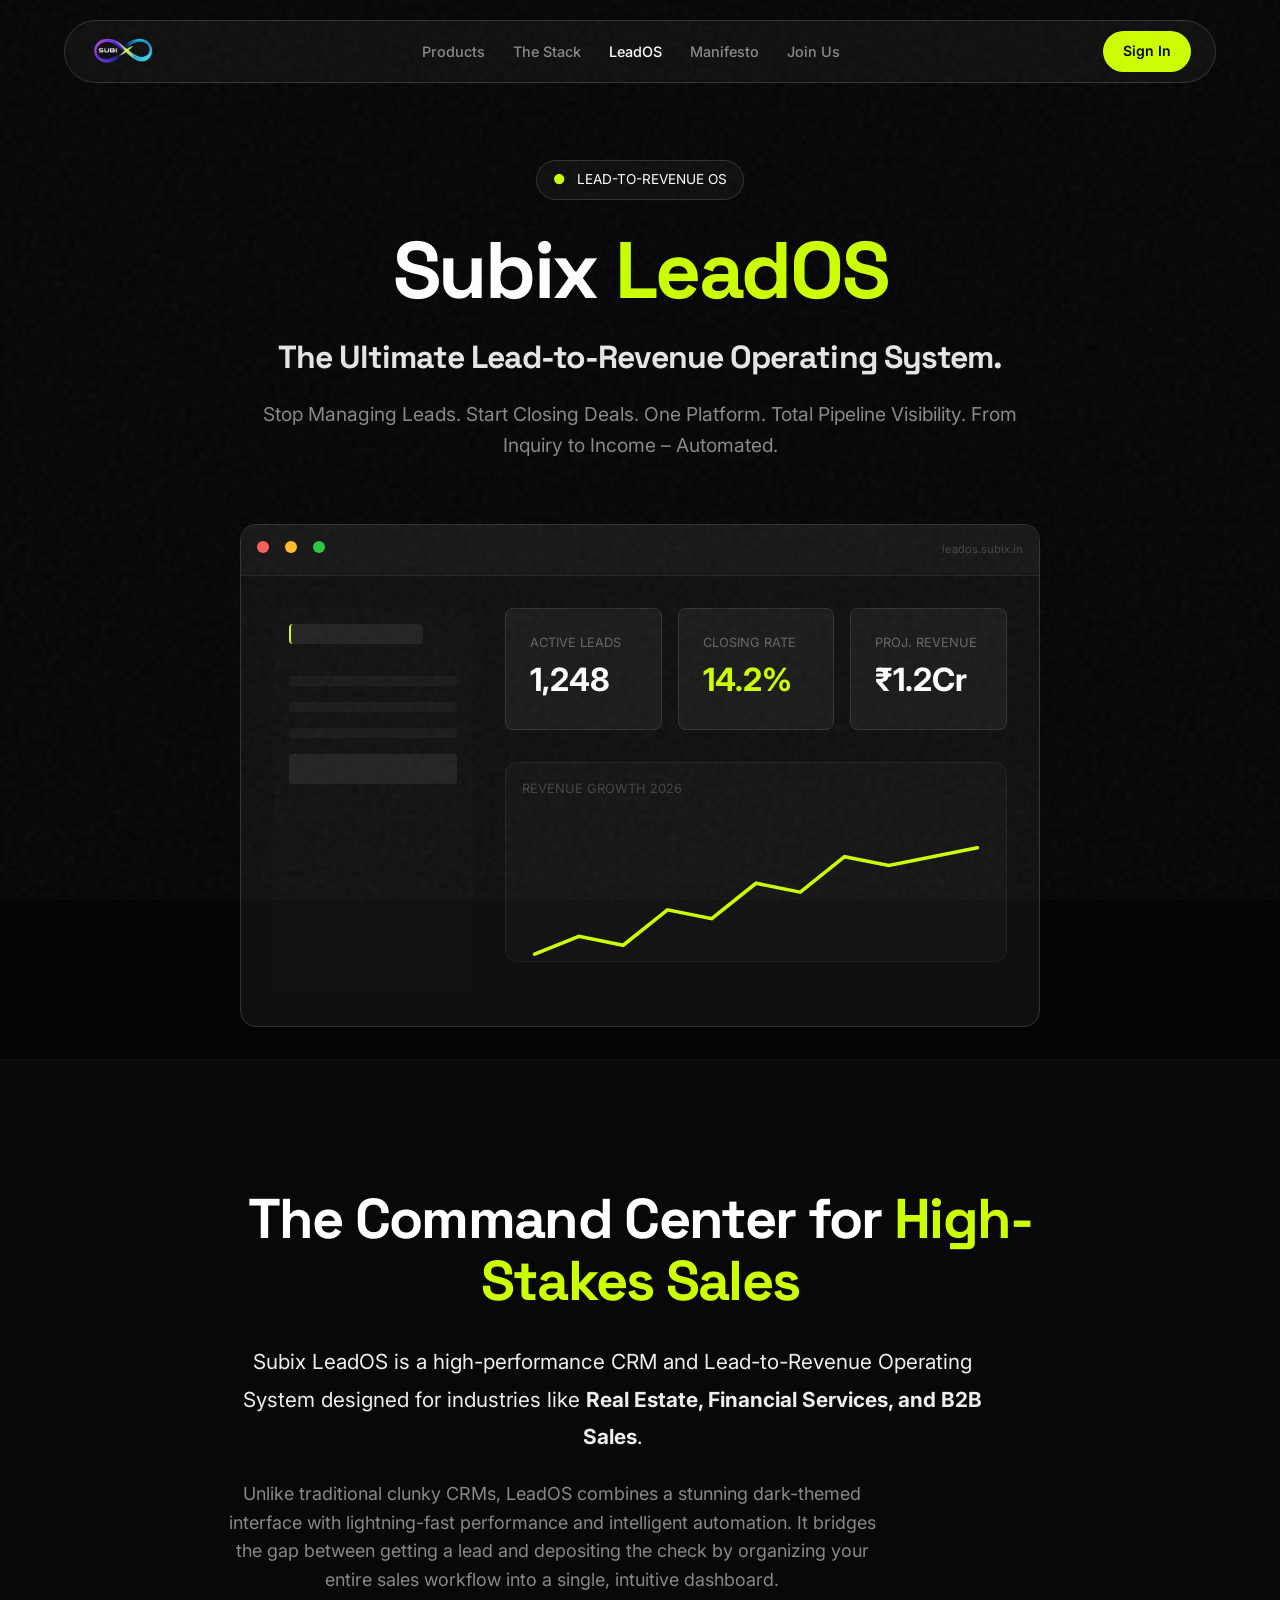
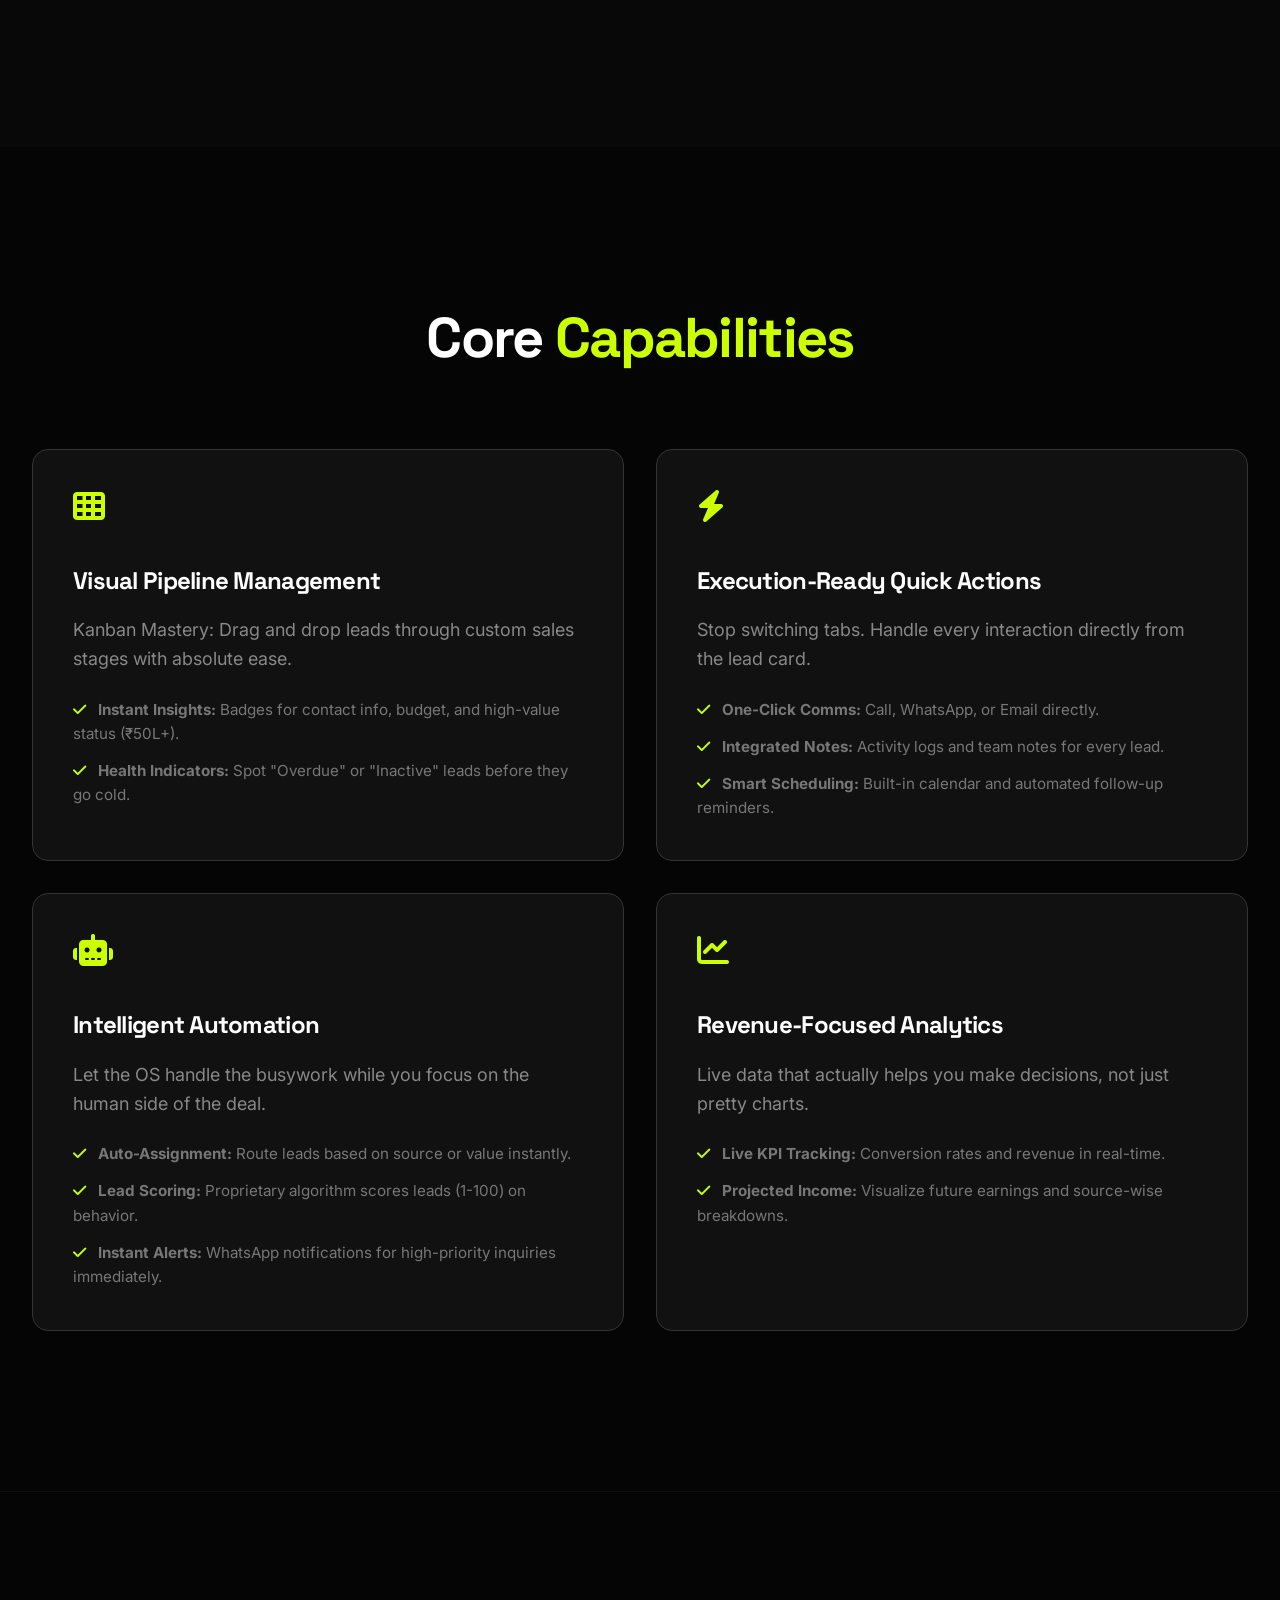
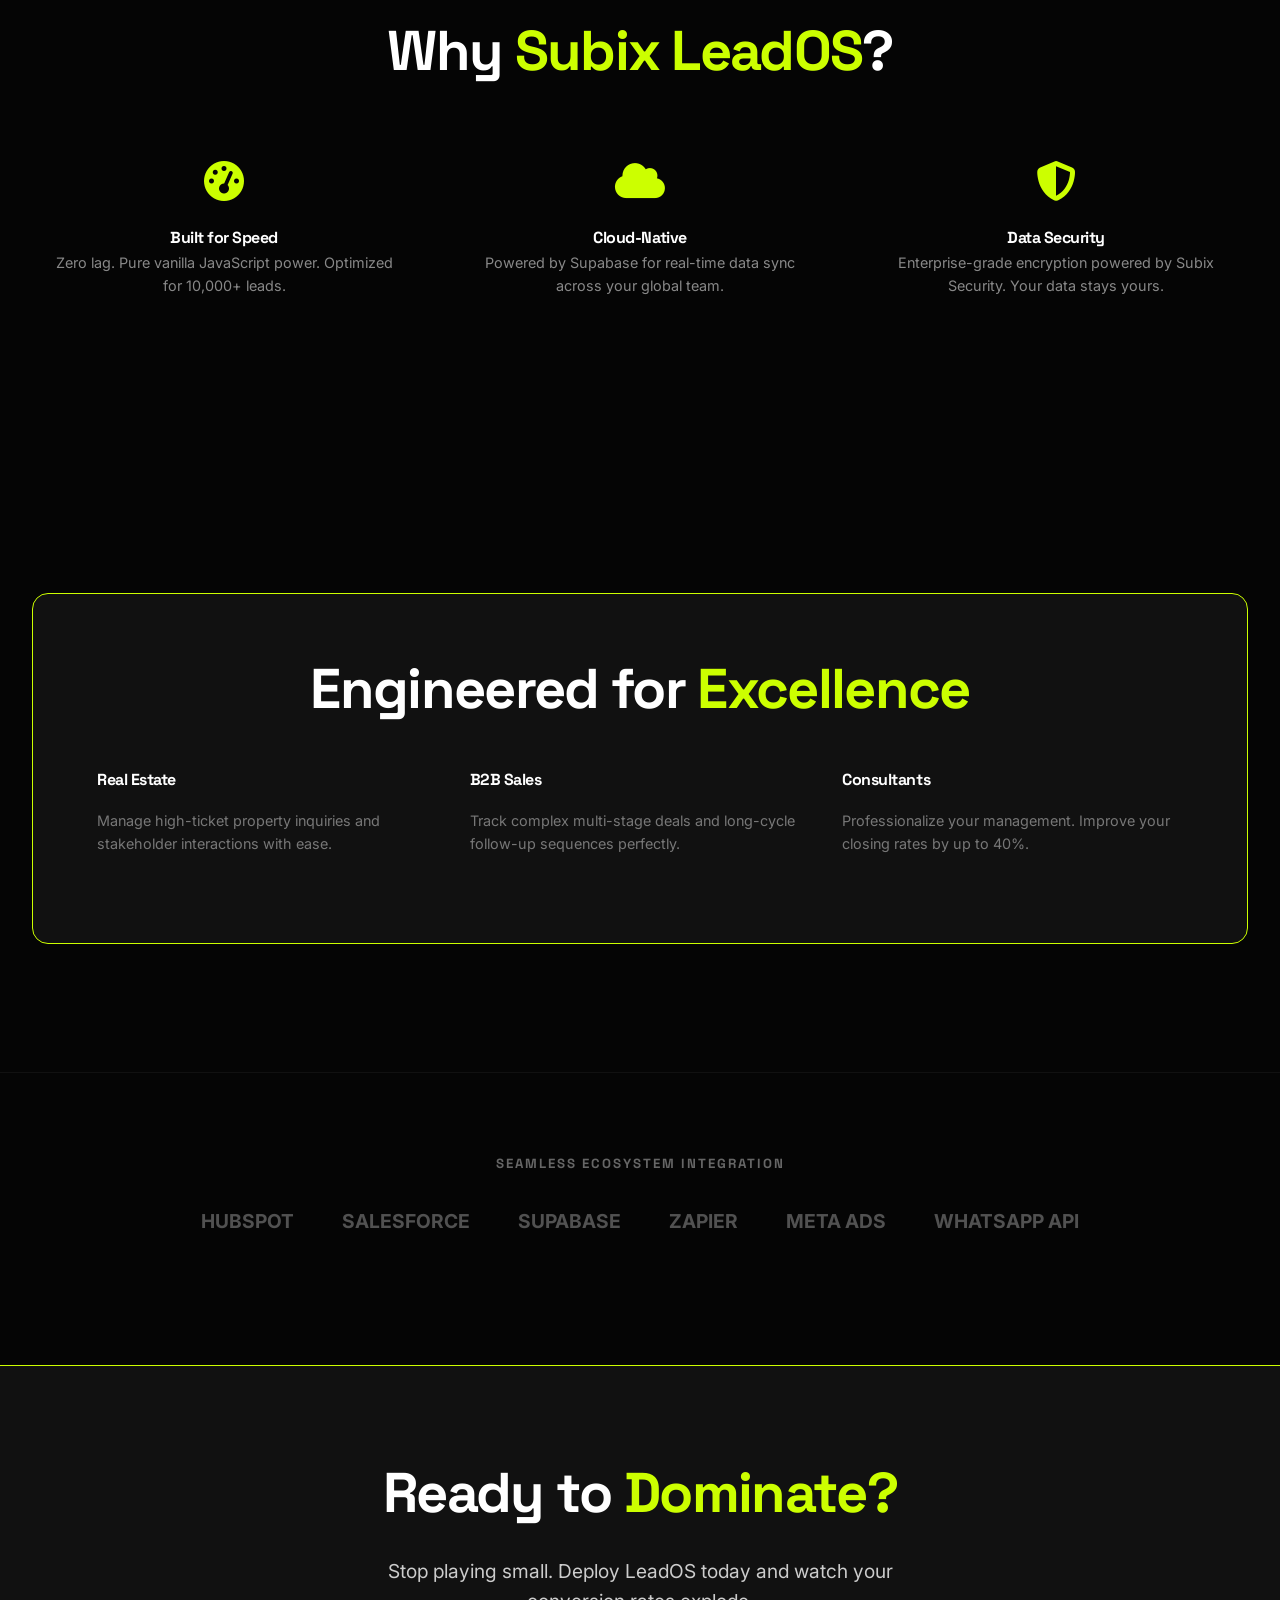
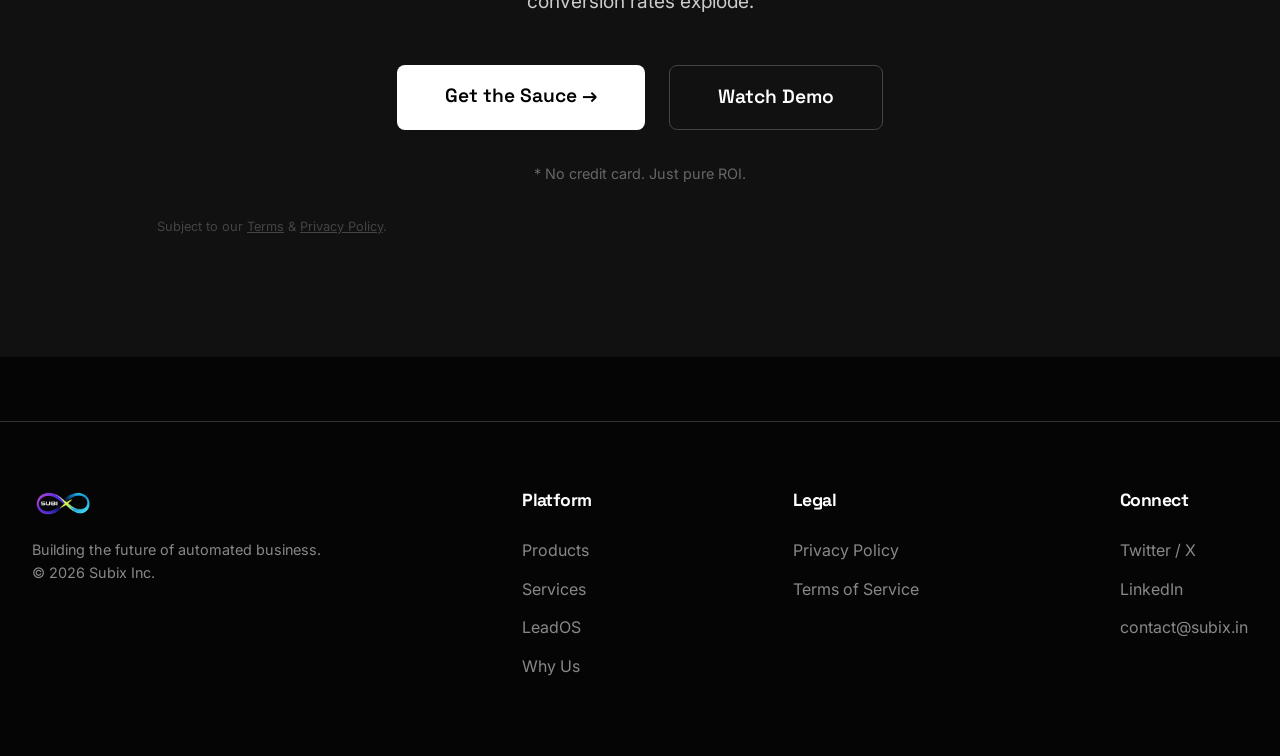
<file: platform.html>
<!DOCTYPE html>
<html lang="en">

<head>
    <meta charset="UTF-8">
    <meta name="viewport" content="width=device-width, initial-scale=1.0">
    <title>LeadOS: Automated Lead Management Platform - Subix</title>
    <meta name="description"
        content="Subix LeadOS: The centralized lead management command center. Automated tracking, funnel visualization, and conversion optimization in one platform.">
    <link rel="canonical" href="https://subix.in/platform">

    <!-- Open Graph / Facebook -->
    <meta property="og:type" content="product">
    <meta property="og:url" content="https://subix.in/platform">
    <meta property="og:title" content="LeadOS: Automated Lead Management Platform - Subix">
    <meta property="og:description"
        content="Subix LeadOS: The centralized lead management command center. Automated tracking, funnel visualization, and conversion optimization in one platform.">
    <meta property="og:image" content="https://subix.in/assets/social-preview.png">

    <!-- Twitter -->
    <meta property="twitter:card" content="summary_large_image">
    <meta property="twitter:url" content="https://subix.in/platform">
    <meta property="twitter:title" content="LeadOS: Automated Lead Management Platform - Subix">
    <meta property="twitter:description"
        content="Subix LeadOS: The centralized lead management command center. Automated tracking, funnel visualization, and conversion optimization in one platform.">
    <meta property="twitter:image" content="https://subix.in/assets/social-preview.png">

    <!-- Structured Data (JSON-LD) -->
    <script type="application/ld+json">
    {
      "@context": "https://schema.org",
      "@type": "SoftwareApplication",
      "name": "Subix LeadOS",
      "operatingSystem": "Cloud/Web",
      "applicationCategory": "BusinessApplication",
      "offers": {
        "@type": "Offer",
        "price": "0",
        "priceCurrency": "USD",
        "description": "Included with Subix Services"
      },
      "description": "Centralized lead management, funnel tracking, and automated follow-ups."
    }
    </script>

    <link rel="preconnect" href="https://fonts.googleapis.com">
    <link
        href="https://fonts.googleapis.com/css2?family=Space+Grotesk:wght@300;400;500;600;700&family=Inter:wght@300;400;500;600&display=swap"
        rel="stylesheet">
    <link rel="stylesheet" href="style.css">
    <link rel="stylesheet" href="https://cdnjs.cloudflare.com/ajax/libs/font-awesome/6.4.0/css/all.min.css">
    <link rel="icon" type="image/png" href="Subix PNG.png">
</head>

<body>

    <!-- Nav -->
    <nav class="navbar">
        <a href="/" class="logo">
            <img src="Subix PNG.png" alt="Subix Logo">
        </a>
        
        <ul class="nav-links">
            <li><a href="products">Products</a></li>
            <li><a href="services">The Stack</a></li>
            <li><a href="platform" class="active">LeadOS</a></li>
            <li><a href="about">Manifesto</a></li>
            <li><a href="careers">Join Us</a></li>
        </ul>
        <!-- Right slot: Sign In CTA (replaced by profile widget when logged in) -->
        <div class="nav-cta-slot">
            <a href="login" class="cta-btn">Sign In</a>
        </div>
        <div class="mobile-toggle"><i class="fas fa-bars"></i></div>
    </nav>
    <div class="nav-links mobile-menu" id="mobileMenu"></div>

    <!-- Hero -->
    <header class="hero" style="min-height: 80vh; padding-bottom: 2rem; padding-top: 10rem;">
        <div class="container" style="text-align: center;">
            <div class="hero-tag"><span>●</span> LEAD-TO-REVENUE OS</div>
            <h1>Subix <span class="highlight">LeadOS</span></h1>
            <h2 style="font-size: 2rem; margin-bottom: 1.5rem; opacity: 0.9;">The Ultimate Lead-to-Revenue Operating
                System.</h2>
            <p style="margin: 0 auto; max-width: 800px; font-size: 1.2rem;">
                Stop Managing Leads. Start Closing Deals. One Platform. Total Pipeline Visibility. From Inquiry to
                Income
                – Automated.
            </p>

            <!-- Dashboard Mockup -->
            <div class="dashboard-mockup reveal-zoom"
                style="margin-top: 4rem; overflow: hidden; border-radius: 16px; border: 1px solid #333; position: relative; background: #0f0f0f;">
                <div
                    style="padding: 1rem; border-bottom: 1px solid #222; display: flex; gap: 1rem; background: #161616;">
                    <div style="width: 12px; height: 12px; background: #fe5f57; border-radius: 50%;"></div>
                    <div style="width: 12px; height: 12px; background: #febc2e; border-radius: 50%;"></div>
                    <div style="width: 12px; height: 12px; background: #28c840; border-radius: 50%;"></div>
                    <span style="font-size: 0.7rem; color: #444; margin-left: auto;">leados.subix.in</span>
                </div>
                <!-- Simplified Mockup View -->
                <div class="mockup-content"
                    style="padding: 2rem; display: grid; grid-template-columns: 200px 1fr; gap: 2rem; min-height: 450px; text-align: left;">
                    <div class="sidebar" style="background: #111; border-radius: 8px; padding: 1rem;">
                        <div
                            style="height: 20px; width: 80%; background: #222; border-radius: 4px; margin-bottom: 2rem; border-left: 2px solid var(--primary-lime);">
                        </div>
                        <div
                            style="height: 10px; width: 100%; background: #1a1a1a; border-radius: 4px; margin-bottom: 1rem;">
                        </div>
                        <div
                            style="height: 10px; width: 100%; background: #1a1a1a; border-radius: 4px; margin-bottom: 1rem;">
                        </div>
                        <div
                            style="height: 10px; width: 100%; background: #1a1a1a; border-radius: 4px; margin-bottom: 1rem;">
                        </div>
                        <div style="margin-top: auto; height: 30px; background: #222; border-radius: 4px;"></div>
                    </div>
                    <div class="main-view">
                        <div class="stats-row" style="display: grid; grid-template-columns: repeat(3, 1fr); gap: 1rem;">
                            <div
                                style="background: #1a1a1a; border-radius: 8px; padding: 1.5rem; border: 1px solid #333;">
                                <div style="font-size: 0.8rem; color: #666; text-transform: uppercase;">Active Leads
                                </div>
                                <div style="font-size: 2rem; font-weight: bold; color: #fff;">1,248</div>
                            </div>
                            <div
                                style="background: #1a1a1a; border-radius: 8px; padding: 1.5rem; border: 1px solid #333;">
                                <div style="font-size: 0.8rem; color: #666; text-transform: uppercase;">Closing Rate
                                </div>
                                <div style="font-size: 2rem; font-weight: bold; color: var(--primary-lime);">14.2%</div>
                            </div>
                            <div
                                style="background: #1a1a1a; border-radius: 8px; padding: 1.5rem; border: 1px solid #333;">
                                <div style="font-size: 0.8rem; color: #666; text-transform: uppercase;">Proj. Revenue
                                </div>
                                <div style="font-size: 2rem; font-weight: bold; color: #fff;">₹1.2Cr</div>
                            </div>
                        </div>
                        <div class="chart-container"
                            style="margin-top: 2rem; background: #141414; height: 200px; border-radius: 12px; border: 1px solid #222; position: relative; padding: 1rem;">
                            <p style="font-size: 0.8rem; color: #444;">REVENUE GROWTH 2026</p>
                            <svg width="100%" height="80%" viewBox="0 0 500 150" style="margin-top: 1rem;">
                                <path
                                    d="M0,130 L50,110 L100,120 L150,80 L200,90 L250,50 L300,60 L350,20 L400,30 L500,10"
                                    fill="none" stroke="var(--primary-lime)" stroke-width="4" stroke-linecap="round" />
                            </svg>
                        </div>
                    </div>
                </div>
            </div>
        </div>
    </header>

    <!-- Intro -->
    <section class="intro" style="background: #080808; border-top: 1px solid #111;">
        <div class="container" style="max-width: 900px; text-align: center;">
            <h2 style="margin-bottom: 2rem;">The Command Center for <span class="highlight">High-Stakes Sales</span>
            </h2>
            <p style="font-size: 1.3rem; line-height: 1.8; color: #eee;">
                Subix LeadOS is a high-performance CRM and Lead-to-Revenue Operating System designed for industries like
                <strong>Real Estate, Financial Services, and B2B Sales</strong>.
            </p>
            <p style="margin-top: 1.5rem; color: #888;">
                Unlike traditional clunky CRMs, LeadOS combines a stunning dark-themed interface with lightning-fast
                performance and intelligent automation. It bridges the gap between getting a lead and depositing the
                check by organizing your entire sales workflow into a single, intuitive dashboard.
            </p>
        </div>
    </section>

    <!-- Core Features -->
    <section class="features" style="padding: 10rem 0;">
        <div class="container">
            <h2 style="text-align: center; margin-bottom: 5rem;">Core <span class="highlight">Capabilities</span></h2>
            <div class="grid-2" style="gap: 2rem;">
                <!-- Feature 1 -->
                <div class="card reveal-left">
                    <i class="fas fa-th card-icon"></i>
                    <h3>Visual Pipeline Management</h3>
                    <p>Kanban Mastery: Drag and drop leads through custom sales stages with absolute ease.</p>
                    <ul style="list-style: none; color: #777; font-size: 0.95rem; margin-top: 1.5rem;">
                        <li style="margin-bottom: 0.8rem;"><i class="fas fa-check highlight"
                                style="margin-right: 0.5rem;"></i> <strong>Instant Insights:</strong> Badges for
                            contact info, budget, and high-value status (₹50L+).</li>
                        <li><i class="fas fa-check highlight" style="margin-right: 0.5rem;"></i> <strong>Health
                                Indicators:</strong> Spot "Overdue" or "Inactive" leads before they go cold.</li>
                    </ul>
                </div>
                <!-- Feature 2 -->
                <div class="card reveal-right">
                    <i class="fas fa-bolt card-icon"></i>
                    <h3>Execution-Ready Quick Actions</h3>
                    <p>Stop switching tabs. Handle every interaction directly from the lead card.</p>
                    <ul style="list-style: none; color: #777; font-size: 0.95rem; margin-top: 1.5rem;">
                        <li style="margin-bottom: 0.8rem;"><i class="fas fa-check highlight"
                                style="margin-right: 0.5rem;"></i> <strong>One-Click Comms:</strong> Call, WhatsApp, or
                            Email directly.</li>
                        <li style="margin-bottom: 0.8rem;"><i class="fas fa-check highlight"
                                style="margin-right: 0.5rem;"></i> <strong>Integrated Notes:</strong> Activity logs and
                            team notes for every lead.</li>
                        <li><i class="fas fa-check highlight" style="margin-right: 0.5rem;"></i> <strong>Smart
                                Scheduling:</strong> Built-in calendar and automated follow-up reminders.</li>
                    </ul>
                </div>
                <!-- Feature 3 -->
                <div class="card reveal-left">
                    <i class="fas fa-robot card-icon"></i>
                    <h3>Intelligent Automation</h3>
                    <p>Let the OS handle the busywork while you focus on the human side of the deal.</p>
                    <ul style="list-style: none; color: #777; font-size: 0.95rem; margin-top: 1.5rem;">
                        <li style="margin-bottom: 0.8rem;"><i class="fas fa-check highlight"
                                style="margin-right: 0.5rem;"></i> <strong>Auto-Assignment:</strong> Route leads based
                            on
                            source or value instantly.</li>
                        <li style="margin-bottom: 0.8rem;"><i class="fas fa-check highlight"
                                style="margin-right: 0.5rem;"></i> <strong>Lead Scoring:</strong> Proprietary algorithm
                            scores leads (1-100) on behavior.</li>
                        <li><i class="fas fa-check highlight" style="margin-right: 0.5rem;"></i> <strong>Instant
                                Alerts:</strong> WhatsApp notifications for high-priority inquiries immediately.</li>
                    </ul>
                </div>
                <!-- Feature 4 -->
                <div class="card reveal-right">
                    <i class="fas fa-chart-line card-icon"></i>
                    <h3>Revenue-Focused Analytics</h3>
                    <p>Live data that actually helps you make decisions, not just pretty charts.</p>
                    <ul style="list-style: none; color: #777; font-size: 0.95rem; margin-top: 1.5rem;">
                        <li style="margin-bottom: 0.8rem;"><i class="fas fa-check highlight"
                                style="margin-right: 0.5rem;"></i> <strong>Live KPI Tracking:</strong> Conversion rates
                            and revenue in real-time.</li>
                        <li><i class="fas fa-check highlight" style="margin-right: 0.5rem;"></i> <strong>Projected
                                Income:</strong> Visualize future earnings and source-wise breakdowns.</li>
                    </ul>
                </div>
            </div>
        </div>
    </section>

    <!-- Why LeadOS -->
    <section class="why-leados" style="background: #050505; border-top: 1px solid #111;">
        <div class="container">
            <h2 style="text-align: center; margin-bottom: 4rem;">Why <span class="highlight">Subix LeadOS</span>?</h2>
            <div class="grid-3">
                <div style="text-align: center; padding: 1rem;">
                    <i class="fas fa-tachometer-alt highlight" style="font-size: 2.5rem; margin-bottom: 1.5rem;"></i>
                    <h4>Built for Speed</h4>
                    <p style="font-size: 0.9rem;">Zero lag. Pure vanilla JavaScript power. Optimized for 10,000+ leads.
                    </p>
                </div>
                <div style="text-align: center; padding: 1rem;">
                    <i class="fas fa-cloud highlight" style="font-size: 2.5rem; margin-bottom: 1.5rem;"></i>
                    <h4>Cloud-Native</h4>
                    <p style="font-size: 0.9rem;">Powered by Supabase for real-time data sync across your global team.
                    </p>
                </div>
                <div style="text-align: center; padding: 1rem;">
                    <i class="fas fa-shield-alt highlight" style="font-size: 2.5rem; margin-bottom: 1.5rem;"></i>
                    <h4>Data Security</h4>
                    <p style="font-size: 0.9rem;">Enterprise-grade encryption powered by Subix Security. Your data stays
                        yours.</p>
                </div>
            </div>
        </div>
    </section>

    <!-- Target Audience -->
    <section class="audience">
        <div class="container">
            <div class="card" style="padding: 4rem; border-color: var(--primary-lime);">
                <h2 style="text-align: center; margin-bottom: 3rem;">Engineered for <span
                        class="highlight">Excellence</span></h2>
                <div class="grid-3">
                    <div>
                        <h4 style="margin-bottom: 1rem; color: #fff;">Real Estate</h4>
                        <p style="font-size: 0.9rem; color: #777;">Manage high-ticket property inquiries and stakeholder
                            interactions with ease.</p>
                    </div>
                    <div>
                        <h4 style="margin-bottom: 1rem; color: #fff;">B2B Sales</h4>
                        <p style="font-size: 0.9rem; color: #777;">Track complex multi-stage deals and long-cycle
                            follow-up sequences perfectly.</p>
                    </div>
                    <div>
                        <h4 style="margin-bottom: 1rem; color: #fff;">Consultants</h4>
                        <p style="font-size: 0.9rem; color: #777;">Professionalize your management. Improve your closing
                            rates by up to 40%.</p>
                    </div>
                </div>
            </div>
        </div>
    </section>

    <!-- Integrations -->
    <section class="integrations" style="text-align: center; border-top: 1px solid #111; padding-top: 5rem;">
        <div class="container">
            <h5 style="color: #666; text-transform: uppercase; letter-spacing: 2px; margin-bottom: 2rem;">Seamless
                Ecosystem Integration</h5>
            <div style="display: flex; gap: 3rem; justify-content: center; flex-wrap: wrap; opacity: 0.3;">
                <span style="font-size: 1.2rem; font-weight: 700;">HUBSPOT</span>
                <span style="font-size: 1.2rem; font-weight: 700;">SALESFORCE</span>
                <span style="font-size: 1.2rem; font-weight: 700;">SUPABASE</span>
                <span style="font-size: 1.2rem; font-weight: 700;">ZAPIER</span>
                <span style="font-size: 1.2rem; font-weight: 700;">META ADS</span>
                <span style="font-size: 1.2rem; font-weight: 700;">WHATSAPP API</span>
            </div>
        </div>
    </section>

    <!-- Demo CTA / "Steal the System" -->
    <section class="cta-demo"
        style="padding: 6rem 0; background: var(--surface-color); border-top: 1px solid var(--primary-lime);">
        <div class="container" style="text-align: center;">
            <h2 style="font-size: 3.5rem; margin-bottom: 2rem;">Ready to <span class="highlight">Dominate?</span></h2>
            <p style="font-size: 1.2rem; color: #ccc; max-width: 600px; margin: 0 auto 3rem;">
                Stop playing small. Deploy LeadOS today and watch your conversion rates explode.
            </p>
            <div style="display: flex; gap: 1.5rem; justify-content: center; flex-wrap: wrap;">
                <a href="contact" class="btn-primary" style="padding: 1rem 3rem; font-size: 1.2rem;">Get the Sauce
                    &rarr;</a>
                <a href="#demo" class="btn-secondary"
                    style="padding: 1rem 3rem; font-size: 1.2rem; border-color: #444;">Watch Demo</a>
            </div>
            <p
                style="margin-top: 2rem; font-size: 0.9rem; color: #666; text-align: center; width: 100%; display: block; max-width: 100%;">
                * No credit card. Just pure ROI.</p>
            <p style="margin-top: 2rem; font-size: 0.8rem; color: #444; text-align: center;">
                Subject to our <a href="terms" style="text-decoration: underline;">Terms</a> & <a href="privacy"
                    style="text-decoration: underline;">Privacy Policy</a>.
            </p>
        </div>
    </section>

    <!-- Footer -->
    <footer>
        <div class="container footer-content">
            <div class="footer-brand">
                <a href="/" class="logo">
                    <img src="Subix PNG.png" alt="Subix Logo">
                </a>
                <p style="margin-top: 1rem; font-size: 0.9rem;">
                    Building the future of automated business.<br>
                    © 2026 Subix Inc.
                </p>
            </div>
            <div class="footer-links">
                <h4>Platform</h4>
                <ul>
                    <li><a href="products">Products</a></li>
                    <li><a href="services">Services</a></li>
                    <li><a href="platform">LeadOS</a></li>
                    <li><a href="about">Why Us</a></li>
                </ul>
            </div>
            <div class="footer-links">
                <h4>Legal</h4>
                <ul>
                    <li><a href="privacy">Privacy Policy</a></li>
                    <li><a href="terms">Terms of Service</a></li>
                </ul>
            </div>
            <div class="footer-links">
                <h4>Connect</h4>
                <ul>
                    <li><a href="https://twitter.com" target="_blank">Twitter / X</a></li>
                    <li><a href="https://www.linkedin.com/company/subix/about/" target="_blank">LinkedIn</a></li>
                    <li><a href="mailto:contact@subix.in">contact@subix.in</a></li>
                </ul>
            </div>
        </div>
    </footer>

    <script src="script.js"></script>
</body>

</html>
</file>
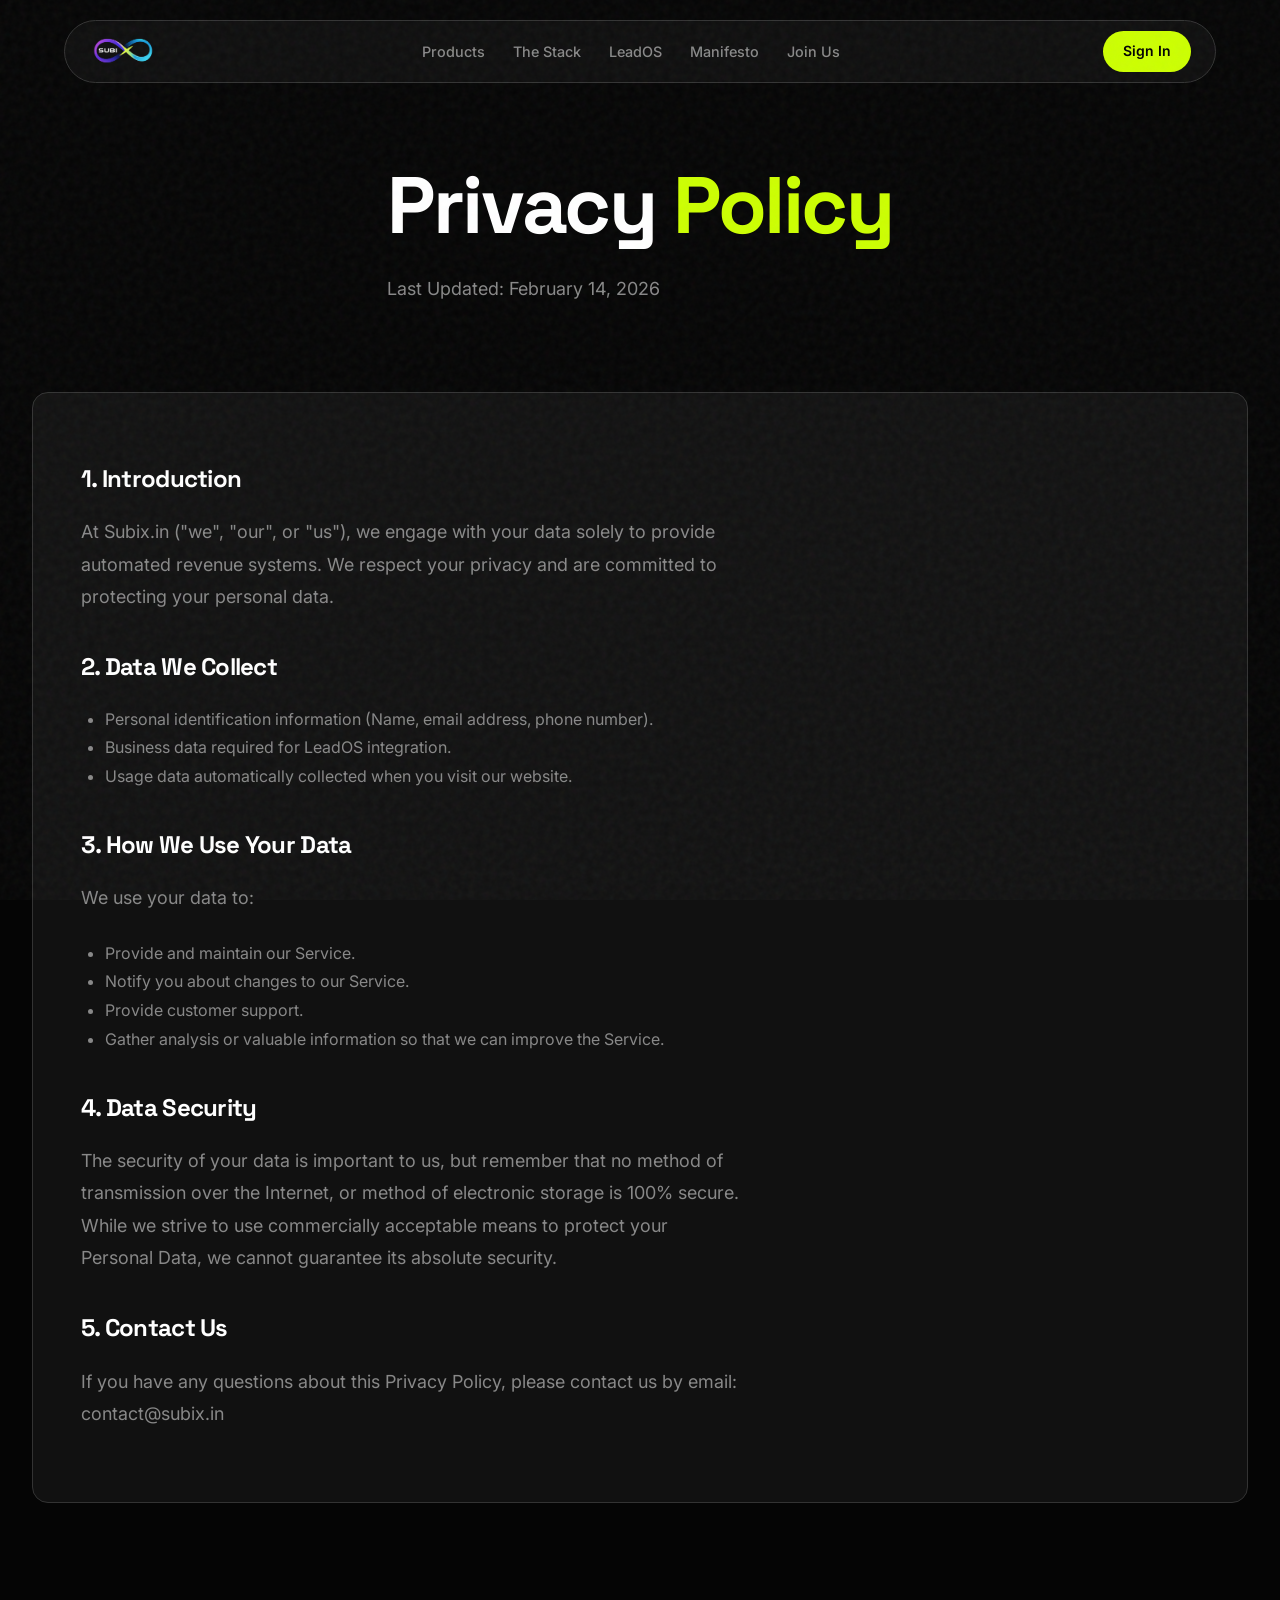
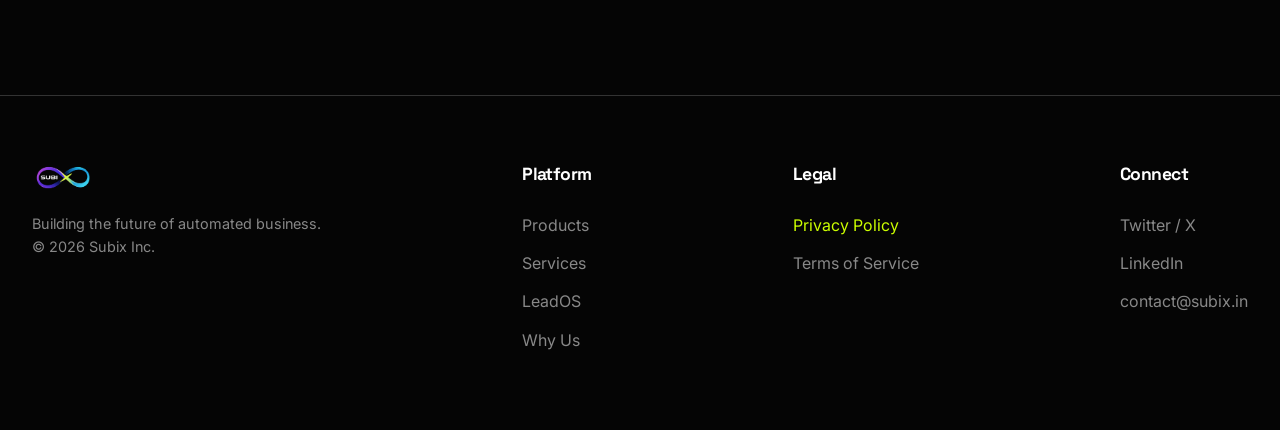
<file: privacy.html>
<!DOCTYPE html>
<html lang="en">

<head>
    <meta charset="UTF-8">
    <meta name="viewport" content="width=device-width, initial-scale=1.0">
    <title>Privacy Policy | Subix</title>
    <meta name="description" content="Privacy Policy for Subix. How we handle your data.">
    <link rel="canonical" href="https://subix.in/privacy">
    <link rel="preconnect" href="https://fonts.googleapis.com">
    <link rel="preconnect" href="https://fonts.gstatic.com" crossorigin>
    <link
        href="https://fonts.googleapis.com/css2?family=Space+Grotesk:wght@300;400;500;600;700&family=Inter:wght@300;400;500;600&display=swap"
        rel="stylesheet">
    <link rel="stylesheet" href="style.css">
    <link rel="stylesheet" href="https://cdnjs.cloudflare.com/ajax/libs/font-awesome/6.4.0/css/all.min.css">
</head>

<body>

    <!-- Nav -->
    <nav class="navbar">
        <a href="/" class="logo">
            <img src="Subix PNG.png" alt="Subix Logo">
        </a>
        
        <ul class="nav-links">
            <li><a href="products">Products</a></li>
            <li><a href="services">The Stack</a></li>
            <li><a href="platform">LeadOS</a></li>
            <li><a href="about">Manifesto</a></li>
            <li><a href="careers">Join Us</a></li>
        </ul>
        <!-- Right slot: Sign In CTA (replaced by profile widget when logged in) -->
        <div class="nav-cta-slot">
            <a href="login" class="cta-btn">Sign In</a>
        </div>
        <div class="mobile-toggle"><i class="fas fa-bars"></i></div>
    </nav>
    <div class="nav-links mobile-menu" id="mobileMenu"></div>

    <!-- Content -->
    <section class="hero" style="min-height: 40vh; align-items: flex-end; padding-bottom: 2rem;">
        <div class="container">
            <h1>Privacy <span class="highlight">Policy</span></h1>
            <p>Last Updated: February 14, 2026</p>
        </div>
    </section>

    <section style="padding-top: 2rem;">
        <div class="container">
            <div class="card" style="padding: 3rem; line-height: 1.8;">
                <h3>1. Introduction</h3>
                <p>At Subix.in ("we", "our", or "us"), we engage with your data solely to provide automated revenue
                    systems. We respect your privacy and are committed to protecting your personal data.</p>

                <h3 style="margin-top: 2rem;">2. Data We Collect</h3>
                <ul style="margin-left: 1.5rem; color: var(--text-muted); margin-bottom: 1.5rem;">
                    <li>Personal identification information (Name, email address, phone number).</li>
                    <li>Business data required for LeadOS integration.</li>
                    <li>Usage data automatically collected when you visit our website.</li>
                </ul>

                <h3 style="margin-top: 2rem;">3. How We Use Your Data</h3>
                <p>We use your data to:</p>
                <ul style="margin-left: 1.5rem; color: var(--text-muted); margin-bottom: 1.5rem;">
                    <li>Provide and maintain our Service.</li>
                    <li>Notify you about changes to our Service.</li>
                    <li>Provide customer support.</li>
                    <li>Gather analysis or valuable information so that we can improve the Service.</li>
                </ul>

                <h3 style="margin-top: 2rem;">4. Data Security</h3>
                <p>The security of your data is important to us, but remember that no method of transmission over the
                    Internet, or method of electronic storage is 100% secure. While we strive to use commercially
                    acceptable means to protect your Personal Data, we cannot guarantee its absolute security.</p>

                <h3 style="margin-top: 2rem;">5. Contact Us</h3>
                <p>If you have any questions about this Privacy Policy, please contact us by email: contact@subix.in</p>
            </div>
        </div>
    </section>

    <!-- Footer -->
    <footer>
        <div class="container footer-content">
            <div class="footer-brand">
                <a href="/" class="logo">
                    <img src="Subix PNG.png" alt="Subix Logo">
                </a>
                <p style="margin-top: 1rem; font-size: 0.9rem;">
                    Building the future of automated business.<br>
                    © 2026 Subix Inc.
                </p>
            </div>
            <div class="footer-links">
                <h4>Platform</h4>
                <ul>
                    <li><a href="products">Products</a></li>
                    <li><a href="services">Services</a></li>
                    <li><a href="platform">LeadOS</a></li>
                    <li><a href="about">Why Us</a></li>
                </ul>
            </div>
            <div class="footer-links">
                <h4>Legal</h4>
                <ul>
                    <li><a href="privacy" style="color: var(--primary-lime);">Privacy Policy</a></li>
                    <li><a href="terms">Terms of Service</a></li>
                </ul>
            </div>
            <div class="footer-links">
                <h4>Connect</h4>
                <ul>
                    <li><a href="https://twitter.com" target="_blank">Twitter / X</a></li>
                    <li><a href="https://www.linkedin.com/company/subix/about/" target="_blank">LinkedIn</a></li>
                    <li><a href="mailto:contact@subix.in">contact@subix.in</a></li>
                </ul>
            </div>
        </div>
    </footer>

    <script src="script.js"></script>
</body>

</html>
</file>
<file: style.css>
/* ── Base & Typography ─────────────────────────── */
:root {
    --bg-color: #050505;
    --surface-color: #111111;
    --surface-highlight: #1a1a1a;
    --border-color: #333333;
    --primary-lime: #ccff00;
    --primary-hover: #b3e600;
    --accent-purple: #9d4edd;
    --accent-pink: #ff007f;
    --accent-cyan: #00f3ff;
    --text-main: #ffffff;
    --text-muted: #888888;
    --font-heading: 'Space Grotesk', sans-serif;
    --font-body: 'Inter', sans-serif;
    --container-width: 1400px;
    --radius-sm: 8px;
    --radius-md: 16px;
    --radius-lg: 32px;
}

* {
    margin: 0;
    padding: 0;
    box-sizing: border-box;
}

html {
    scroll-behavior: smooth;
    -webkit-text-size-adjust: 100%;
}

body {
    background-color: var(--bg-color);
    color: var(--text-main);
    font-family: var(--font-body);
    line-height: 1.6;
    overflow-x: hidden;
    -webkit-font-smoothing: antialiased;
    -moz-osx-font-smoothing: grayscale;
}

h1,
h2,
h3,
h4,
h5,
h6 {
    font-family: var(--font-heading);
    font-weight: 700;
    letter-spacing: -0.03em;
    color: var(--text-main);
}

h1 {
    font-size: 5rem;
    line-height: 0.95;
    margin-bottom: 2rem;
}

h2 {
    font-size: 3.5rem;
    line-height: 1.1;
    margin-bottom: 1.5rem;
}

h3 {
    font-size: 2rem;
    margin-bottom: 1rem;
}

p {
    font-size: 1.125rem;
    color: var(--text-muted);
    margin-bottom: 1.5rem;
    max-width: 60ch;
}

a {
    text-decoration: none;
    color: inherit;
    transition: 0.3s cubic-bezier(0.2, 0.8, 0.2, 1);
}

.container {
    max-width: var(--container-width);
    margin: 0 auto;
    padding: 0 2rem;
}

.highlight {
    color: var(--primary-lime);
}

.gradient-text {
    background: linear-gradient(90deg, #ffffff, var(--text-muted));
    -webkit-background-clip: text;
    background-clip: text;
    -webkit-text-fill-color: transparent;
}

/* Noise Texture Overlay */
body::before {
    content: "";
    position: fixed;
    top: 0;
    left: 0;
    width: 100%;
    height: 100%;
    background: url("data:image/svg+xml,%3Csvg viewBox='0 0 200 200' xmlns='http://www.w3.org/2000/svg'%3E%3Cfilter id='noiseFilter'%3E%3CfeTurbulence type='fractalNoise' baseFrequency='0.65' numOctaves='3' stitchTiles='stitch'/%3E%3C/filter%3E%3Crect width='100%25' height='100%25' filter='url(%23noiseFilter)' opacity='0.05'/%3E%3C/svg%3E");
    pointer-events: none;
    z-index: 9999;
}

/* Navbar */
.navbar {
    position: fixed;
    top: 20px;
    left: 50%;
    transform: translateX(-50%);
    width: 90%;
    max-width: var(--container-width);
    background: rgba(17, 17, 17, 0.85);
    backdrop-filter: blur(24px);
    -webkit-backdrop-filter: blur(24px);
    border: 1px solid var(--border-color);
    border-radius: 100px;
    padding: 0.6rem 1.5rem;
    z-index: 100;
    display: grid;
    grid-template-columns: auto 1fr auto;
    align-items: center;
    gap: 1rem;
}

.logo {
    display: flex;
    align-items: center;
    flex-shrink: 0;
}

.logo img {
    height: 40px;
    width: auto;
    display: block;
}

.footer-brand .logo img {
    height: 36px;
}

/* Desktop nav links — centered in the middle column */
.nav-links {
    display: flex;
    justify-content: center;
    align-items: center;
    gap: 1.75rem;
    list-style: none;
    margin: 0;
    padding: 0;
}

.nav-links.mobile-menu {
    display: none;
}

.nav-links a {
    font-size: 0.9rem;
    font-weight: 500;
    color: var(--text-muted);
    white-space: nowrap;
    padding: 0.25rem 0;
}

.nav-links a:hover,
.nav-links a.active {
    color: var(--text-main);
}

/* CTA button — rightmost column */
.cta-btn,
.nav-links a.cta-btn {
    background: var(--primary-lime);
    color: #000;
    padding: 0.6rem 1.25rem;
    border-radius: 100px;
    font-weight: 600;
    font-size: 0.875rem;
    border: none;
    cursor: pointer;
    white-space: nowrap;
    flex-shrink: 0;
}

.cta-btn:hover {
    background: var(--primary-hover);
    transform: scale(1.04);
}

/* Mobile Menu toggle — hidden on desktop */
.mobile-toggle {
    display: none;
    font-size: 1.3rem;
    cursor: pointer;
    padding: 0.4rem;
    min-width: 40px;
    min-height: 40px;
    align-items: center;
    justify-content: center;
}

/* Right-side CTA wrapper */
.nav-cta-slot {
    display: flex;
    align-items: center;
    justify-content: flex-end;
    flex-shrink: 0;
    position: relative;
}

/* Layouts */
section {
    padding: 8rem 0;
}

.grid-2 {
    display: grid;
    grid-template-columns: 1fr 1fr;
    gap: 4rem;
    align-items: center;
}

.grid-3 {
    display: grid;
    grid-template-columns: repeat(3, 1fr);
    gap: 2rem;
}

/* Cards (Bento Style) */
.card {
    background: var(--surface-color);
    border: 1px solid var(--border-color);
    border-radius: var(--radius-md);
    padding: 2.5rem;
    transition: 0.4s;
    position: relative;
    overflow: hidden;
    height: 100%;
}

.card:hover {
    border-color: var(--text-muted);
    transform: translateY(-5px);
}

.card h3 {
    margin-top: 1rem;
    font-size: 1.5rem;
}

.card-icon {
    font-size: 2rem;
    color: var(--primary-lime);
    margin-bottom: 1.5rem;
}

/* Hero Section */
.hero {
    min-height: 100vh;
    display: flex;
    align-items: center;
    padding-top: 5rem;
    position: relative;
}

.hero-tag {
    display: inline-block;
    border: 1px solid var(--border-color);
    padding: 0.5rem 1rem;
    border-radius: 100px;
    font-size: 0.85rem;
    margin-bottom: 2rem;
    background: rgba(255, 255, 255, 0.03);
}

.hero-tag span {
    color: var(--primary-lime);
    margin-right: 0.5rem;
}

/* Buttons */
.btn-group {
    display: flex;
    gap: 1rem;
    margin-top: 2rem;
}

.btn-primary {
    background: var(--text-main);
    color: #000;
    padding: 1rem 2rem;
    border-radius: 8px;
    font-weight: 600;
    font-family: var(--font-heading);
}

.btn-primary:hover {
    background: var(--primary-lime);
}

.btn-secondary {
    background: transparent;
    color: var(--text-main);
    border: 1px solid var(--border-color);
    padding: 1rem 2rem;
    border-radius: 8px;
    font-weight: 600;
    font-family: var(--font-heading);
}

.btn-secondary:hover {
    border-color: var(--text-main);
}

/* Footer */
footer {
    border-top: 1px solid var(--border-color);
    padding: 4rem 0;
    margin-top: 4rem;
}

.footer-content {
    display: flex;
    justify-content: space-between;
    flex-wrap: wrap;
    gap: 3rem;
}

.footer-links h4 {
    font-size: 1.1rem;
    margin-bottom: 1.5rem;
    color: var(--text-main);
}

.footer-links ul {
    list-style: none;
}

.footer-links li {
    margin-bottom: 0.8rem;
}

.footer-links a {
    color: var(--text-muted);
}

.footer-links a:hover {
    color: var(--primary-lime);
}

/* Animations */
@keyframes float {

    0%,
    100% {
        transform: translateY(0);
    }

    50% {
        transform: translateY(-20px);
    }
}

.floating-element {
    animation: float 6s ease-in-out infinite;
}

/* Scroll Reveal Classes */
.reveal,
.reveal-left,
.reveal-right,
.reveal-zoom {
    opacity: 0;
    transition: all 0.8s cubic-bezier(0.5, 0, 0, 1);
}

.reveal {
    transform: translateY(50px);
}

.reveal-left {
    transform: translateX(-50px);
}

.reveal-right {
    transform: translateX(50px);
}

.reveal-zoom {
    transform: scale(0.9);
}

.reveal.active,
.reveal-left.active,
.reveal-right.active,
.reveal-zoom.active {
    opacity: 1;
    transform: translate(0, 0) scale(1);
}

/* Services Page Refactored Styles */
.services-grid {
    display: flex;
    flex-direction: column;
    gap: 8rem;
}

.service-block {
    display: grid;
    grid-template-columns: 1fr 1fr;
    gap: 4rem;
    align-items: center;
}

.service-block.reverse {
    direction: rtl;
}

.service-block.reverse .service-item {
    direction: ltr;
}

.service-item .step-num {
    font-size: 4rem;
    opacity: 0.1;
    font-weight: 900;
    display: block;
    line-height: 1;
    margin-bottom: 1rem;
}

.service-item h3 {
    font-size: 2.5rem;
    margin-bottom: 1.5rem;
}

.service-features {
    list-style: none;
    margin-top: 1.5rem;
    color: var(--text-muted);
}

.service-features li {
    margin-bottom: 0.8rem;
    display: flex;
    align-items: center;
    gap: 0.75rem;
}

.visual {
    background: #111;
    height: 400px;
    border-radius: var(--radius-md);
    border: 1px solid var(--border-color);
    display: flex;
    align-items: center;
    justify-content: center;
    transition: 0.5s;
}

.visual i {
    font-size: 6rem;
    color: #222;
    transition: 0.5s;
}

.service-block:hover .visual {
    border-color: var(--primary-lime);
}

.service-block:hover .visual i {
    color: var(--primary-lime);
    transform: scale(1.1);
}

/* Architecture Diagram Component */
.architecture-grid {
    display: grid;
    grid-template-columns: 1fr 1fr;
    gap: 4rem;
    align-items: flex-start;
}

.phase-item {
    margin-bottom: 2rem;
    border-left: 2px solid #333;
    padding-left: 1.5rem;
}

.phase-item.phase-active {
    border-left-color: var(--primary-lime);
}

.phase-item h4 {
    color: #fff;
    margin-bottom: 0.5rem;
}

.phase-item p {
    font-size: 0.95rem;
}

.arch-card {
    background: #111;
    border-radius: 16px;
    padding: 2.5rem;
    border: 1px solid #222;
}

.arch-flow {
    display: flex;
    gap: 1rem;
    margin-bottom: 2rem;
    align-items: center;
    flex-wrap: wrap;
}

.arch-node {
    background: #222;
    padding: 0.5rem 1rem;
    border-radius: 4px;
    font-size: 0.8rem;
    font-weight: 600;
}

.arch-arrow {
    color: #444;
}

.arch-logic {
    border: 1px dashed #333;
    padding: 1.5rem;
    border-radius: 8px;
    margin-bottom: 1.5rem;
}

.arch-label {
    color: var(--primary-lime);
    font-size: 0.8rem;
    text-transform: uppercase;
    font-weight: 700;
    margin-bottom: 0.5rem;
}

.arch-text {
    font-size: 0.9rem;
    color: #888;
    margin-bottom: 0.3rem;
    line-height: 1.4;
}

.arch-output {
    display: flex;
    justify-content: flex-end;
}

.arch-badge {
    background: var(--primary-lime);
    color: #000;
    padding: 0.6rem 1.2rem;
    border-radius: 4px;
    font-weight: 700;
    font-size: 0.9rem;
}

/* ════════════════════════════════════════════════════
   MOBILE RESPONSIVE — @media (max-width: 768px)
   ════════════════════════════════════════════════════ */
@media (max-width: 768px) {

    /* ── Touch interaction improvements ── */
    a,
    button {
        -webkit-tap-highlight-color: transparent;
    }

    button,
    [role="button"] {
        touch-action: manipulation;
    }

    /* ── Spacing ── */
    section {
        padding: 3.5rem 0;
    }

    /* ── Typography ── */
    h1 {
        font-size: 2.6rem;
        line-height: 1.12;
    }

    h2 {
        font-size: 1.9rem;
        line-height: 1.15;
    }

    h3 {
        font-size: 1.2rem;
    }

    .container {
        padding: 0 1rem;
    }

    p {
        font-size: 0.95rem;
        max-width: 100%;
    }

    /* ── Grids ── */
    .grid-3 {
        grid-template-columns: repeat(2, 1fr) !important;
        gap: 0.75rem !important;
    }

    .grid-2 {
        grid-template-columns: 1fr !important;
        gap: 1.5rem !important;
    }

    /* Last odd child spans full row */
    .grid-3>*:last-child:nth-child(odd) {
        grid-column: span 2;
    }

    /* ── Cards ── */
    .card {
        padding: 1.25rem !important;
        border-radius: 14px;
    }

    .card h3 {
        font-size: 1rem;
        margin-top: 0.5rem;
        margin-bottom: 0.4rem;
    }

    .card p {
        font-size: 0.82rem;
        margin-bottom: 0.4rem;
        line-height: 1.45;
    }

    .card-icon {
        font-size: 1.4rem;
        margin-bottom: 0.75rem;
    }

    .card ul {
        font-size: 0.82rem;
    }

    .card ul li {
        margin-bottom: 0.3rem;
    }

    .col-span-2 {
        grid-column: span 2 !important;
    }

    /* ── Buttons ── */
    .btn-primary,
    .btn-secondary {
        padding: 0.85rem 1.4rem;
        font-size: 0.9rem;
        min-height: 48px;
        /* comfortable touch target */
        display: inline-flex;
        align-items: center;
        justify-content: center;
    }

    .btn-group {
        gap: 0.6rem;
        flex-wrap: wrap;
        justify-content: center;
    }

    /* ── Navbar ── */
    .navbar {
        top: 0;
        left: 0;
        transform: none;
        width: 100%;
        max-width: 100%;
        border-radius: 0;
        border-top: none;
        border-left: none;
        border-right: none;
        padding: 0.75rem 1.25rem;
        background: rgba(5, 5, 5, 0.97);
        /* Mobile: toggle on left, logo on right */
        display: flex;
        justify-content: space-between;
        align-items: center;
        flex-direction: row-reverse;
        gap: 0.5rem;
    }

    /* Hide nav links and CTA slot on mobile */
    .navbar .nav-links,
    .navbar .nav-cta-slot {
        display: none !important;
    }

    .mobile-toggle {
        display: block;
        color: white;
        font-size: 1.2rem;
        min-width: 44px;
        min-height: 44px;
        display: flex;
        align-items: center;
        justify-content: center;
    }

    /* Full-screen mobile menu */
    .nav-links.mobile-menu.active {
        display: flex;
        flex-direction: column;
        align-items: center;
        justify-content: center;
        gap: 1.75rem;
        position: fixed;
        top: 57px;
        left: 0;
        width: 100%;
        height: calc(100dvh - 57px);
        background: rgba(5, 5, 5, 0.98);
        backdrop-filter: blur(20px);
        padding: 2rem;
        border-bottom: 1px solid var(--border-color);
        z-index: 99;
        overflow-y: auto;
    }

    .nav-links.mobile-menu.active a {
        font-size: 1.5rem;
        font-family: var(--font-heading);
        min-height: 48px;
        display: flex;
        align-items: center;
    }

    .nav-links.mobile-menu.active .cta-btn {
        width: 100%;
        text-align: center;
        padding: 1rem;
        min-height: 52px;
    }

    /* ── Hero ── */
    .hero {
        min-height: 100dvh;
        padding-top: 5rem;
        padding-bottom: 2rem;
    }

    .hero-visual {
        display: none;
    }

    .hero-content {
        text-align: center;
        padding: 0;
    }

    .hero-content p {
        max-width: 100%;
        margin-left: auto;
        margin-right: auto;
    }

    /* Hero two-column stacks vertically */
    .hero .grid-2 {
        display: flex !important;
        flex-direction: column !important;
        gap: 2rem !important;
        text-align: center;
    }

    .hero .grid-2 h1 {
        font-size: 2.2rem !important;
    }

    .hero .grid-2 p {
        max-width: 100%;
    }

    .hero .grid-2>div:last-child {
        padding: 1.2rem !important;
        font-size: 0.85rem;
    }

    .hero .grid-2>div:last-child span {
        font-size: 0.8rem;
    }

    .hero [style*="border-left"] {
        text-align: left;
    }

    /* ── Ticker ── */
    .ticker-wrap .container {
        gap: 1.5rem !important;
        font-size: 0.7rem !important;
    }

    /* ── Section headings ── */
    section h2[style*="margin-bottom: 4rem"],
    section h2[style*="margin-bottom: 5rem"] {
        margin-bottom: 2rem !important;
    }

    /* ── CTA Strip ── */
    section>.container[style*="justify-content: space-between"] {
        flex-direction: column !important;
        text-align: center;
        gap: 1rem !important;
    }

    section>.container[style*="justify-content: space-between"] h3 {
        font-size: 1.4rem !important;
    }

    /* ── Results stat numbers ── */
    .results .card .highlight[style*="font-size: 3rem"] {
        font-size: 2rem !important;
    }

    /* ── Products grid override ── */
    .products-section .grid-2 {
        display: grid;
        grid-template-columns: repeat(2, 1fr) !important;
        gap: 0.75rem;
    }

    .products-section .card {
        padding: 1.2rem !important;
    }

    .products-section .card h3 {
        font-size: 1rem;
    }

    .products-section .card p {
        font-size: 0.8rem;
    }

    /* ── FAQ ── */
    .faq-item h4 {
        font-size: 0.95rem;
    }

    .faq-answer p {
        font-size: 0.85rem;
    }

    /* ── Services ── */
    .services-grid {
        gap: 1.5rem;
    }

    .service-block {
        display: block !important;
        position: relative;
        padding: 2.5rem 1.2rem;
        border: 1px solid var(--border-color);
        border-radius: var(--radius-md);
        background: rgba(10, 10, 10, 0.5);
        overflow: hidden;
        direction: ltr !important;
        margin-bottom: 1rem;
    }

    .service-item {
        position: relative;
        z-index: 2;
        text-align: center;
    }

    .service-item .step-num {
        font-size: 4rem;
        margin-bottom: 0;
        position: absolute;
        top: -1rem;
        right: 0;
    }

    .service-item h3 {
        font-size: 1.4rem;
        margin-top: 0.75rem;
    }

    .service-features {
        display: inline-block;
        text-align: left;
        font-size: 0.85rem;
    }

    .services-list .visual {
        position: absolute !important;
        top: 50% !important;
        left: 50% !important;
        transform: translate(-50%, -50%) !important;
        width: 100% !important;
        height: 100% !important;
        background: transparent !important;
        border: none !important;
        z-index: 1 !important;
        opacity: 0.02 !important;
        pointer-events: none;
        display: flex !important;
    }

    .services-list .visual i {
        font-size: 15rem !important;
        color: var(--primary-lime) !important;
    }

    /* ── Architecture Grid ── */
    .architecture-grid {
        grid-template-columns: 1fr !important;
        gap: 1rem;
    }

    .arch-card {
        padding: 1rem;
    }

    .arch-node {
        padding: 0.3rem 0.6rem;
        font-size: 0.7rem;
    }

    .arch-text {
        font-size: 0.8rem;
    }

    .phase-item {
        text-align: left;
    }

    .deep-dive h3 {
        text-align: center;
        width: 100%;
    }

    /* ── About Page ── */
    .values .card h3 {
        font-size: 0.9rem !important;
        margin-bottom: 0.5rem !important;
    }

    .values .card p {
        font-size: 0.75rem;
        line-height: 1.4;
    }

    .values h2 {
        margin-bottom: 2rem !important;
    }

    .inefficiency-war .grid-2 {
        display: flex !important;
        flex-direction: column !important;
        gap: 2rem !important;
        text-align: center;
    }

    .inefficiency-war .grid-2 h2 {
        font-size: 2rem !important;
    }

    .inefficiency-war .grid-2 p {
        text-align: left;
        max-width: 100%;
        font-size: 0.9rem !important;
    }

    .inefficiency-war .grid-2 .btn-primary {
        display: inline-block;
    }

    .inefficiency-war .reveal-right {
        padding: 1.2rem !important;
        font-size: 0.85rem;
    }

    .leadership .card [style*="width: 100px"] {
        width: 60px !important;
        height: 60px !important;
        margin-bottom: 0.75rem !important;
        font-size: 1.2rem !important;
    }

    .leadership .card h4 {
        font-size: 0.9rem;
        margin-bottom: 0.25rem;
    }

    .leadership .card p {
        font-size: 0.75rem;
    }

    .leadership h2 {
        margin-bottom: 2rem !important;
        font-size: 1.8rem !important;
    }

    /* ── Contact Page ── */
    .contact-info {
        text-align: center;
    }

    .contact-info h1 {
        font-size: 2.5rem !important;
    }

    .contact-info p {
        max-width: 100%;
        font-size: 0.95rem;
    }

    .contact-info a[href^="mailto"] {
        font-size: 1.1rem !important;
    }

    .contact-info [style*="margin-top: 3rem"] {
        margin-top: 1.5rem !important;
    }

    .contact-info [style*="margin-top: 4rem"] {
        margin-top: 1.5rem !important;
    }

    .contact-info [style*="margin-bottom: 2rem"] {
        margin-bottom: 1rem !important;
    }

    .contact-info [style*="font-size: 0.9rem"] {
        display: flex;
        flex-wrap: wrap;
        justify-content: center;
        gap: 0.25rem 1rem;
    }

    .contact-info [style*="font-size: 0.9rem"] p {
        margin-bottom: 0.25rem;
        font-size: 0.8rem;
    }

    .hero form.card {
        padding: 1.5rem !important;
    }

    .hero form.card h3 {
        font-size: 1.1rem !important;
        margin-bottom: 1rem !important;
    }

    .hero form.card input,
    .hero form.card select {
        padding: 0.75rem !important;
        font-size: 0.9rem;
    }

    .hero form.card label {
        font-size: 0.85rem !important;
        margin-bottom: 0.3rem !important;
    }

    .hero form.card [style*="margin-bottom: 1.5rem"] {
        margin-bottom: 1rem !important;
    }

    .hero[style*="padding-top: 15rem"] {
        padding-top: 6rem !important;
        min-height: auto !important;
    }

    /* ── Platform hero ── */
    .hero[style*="padding-top: 10rem"] {
        padding-top: 6rem !important;
    }

    /* ── Careers ── */
    .job-card {
        flex-direction: column !important;
        align-items: flex-start !important;
        padding: 1.2rem !important;
        gap: 0.75rem !important;
    }

    .job-card h3 {
        font-size: 1rem !important;
    }

    .job-card [style*="font-size: 0.9rem"] {
        font-size: 0.8rem !important;
        flex-wrap: wrap;
        gap: 0.5rem !important;
    }

    .job-card .btn-secondary {
        width: 100%;
        text-align: center;
        padding: 0.7rem 1rem !important;
        font-size: 0.85rem !important;
        min-height: 44px;
    }

    .perks .card i[style*="font-size: 2rem"] {
        font-size: 1.4rem !important;
    }

    /* ── Apply Page ── */
    .contact[style*="padding-top: 8rem"] {
        padding-top: 5rem !important;
    }

    .contact h1[style*="font-size: 3rem"] {
        font-size: 2rem !important;
    }

    .contact-form-wrapper[style*="padding: 3rem"] {
        padding: 1.5rem !important;
    }

    .contact-form-wrapper input,
    .contact-form-wrapper select,
    .contact-form-wrapper textarea {
        padding: 0.85rem !important;
        font-size: 0.9rem;
        min-height: 48px;
    }

    .contact-form-wrapper label {
        font-size: 0.85rem !important;
    }

    .contact-form-wrapper .form-group[style*="margin-bottom: 1.5rem"] {
        margin-bottom: 1rem !important;
    }

    /* ── Privacy & Terms ── */
    .container[style*="max-width: 800px"],
    .container[style*="max-width: 900px"] {
        padding: 0 1rem;
    }

    /* ── Product Pages (Platform, Billing, Finance, etc.) ── */
    .features[style*="padding: 10rem"] {
        padding: 4rem 0 !important;
    }

    .features h2[style*="margin-bottom: 5rem"] {
        margin-bottom: 2rem !important;
    }

    .cta-demo h2[style*="font-size: 3.5rem"] {
        font-size: 2rem !important;
    }

    .cta-demo {
        padding: 3rem 0 !important;
    }

    .cta-demo p[style*="font-size: 1.2rem"] {
        font-size: 0.95rem !important;
        margin-bottom: 1.5rem !important;
    }

    .cta-demo .btn-primary,
    .cta-demo .btn-secondary {
        padding: 0.8rem 1.5rem !important;
        font-size: 0.95rem !important;
    }

    .intro p[style*="font-size: 1.3rem"] {
        font-size: 1rem !important;
    }

    .integrations [style*="gap: 3rem"] {
        gap: 1rem 1.5rem !important;
    }

    .integrations span[style*="font-size: 1.2rem"] {
        font-size: 0.85rem !important;
    }

    .audience .card[style*="padding: 4rem"] {
        padding: 1.5rem !important;
    }

    .audience .card h2 {
        margin-bottom: 1.5rem !important;
        font-size: 1.6rem !important;
    }

    .audience .grid-3 h4 {
        font-size: 0.9rem;
    }

    .audience .grid-3 p {
        font-size: 0.78rem;
    }

    .why-leados i[style*="font-size: 2.5rem"] {
        font-size: 1.5rem !important;
        margin-bottom: 0.75rem !important;
    }

    /* ── Process / step cards ── */
    .process-card {
        padding: 1.2rem !important;
    }

    .process-card [style*="font-size: 4rem"] {
        font-size: 2.5rem !important;
    }

    /* ── Inline grid override ── */
    [style*="display: grid"][style*="grid-template-columns"] {
        grid-template-columns: repeat(2, 1fr) !important;
    }

    /* ── Global font size overrides ── */
    [style*="font-size: 1.5rem"]:not(h1):not(h2):not(h3):not(.highlight) {
        font-size: 1.1rem !important;
    }

    /* ── Footer ── */
    footer {
        padding: 3rem 0;
    }

    .footer-content {
        display: grid !important;
        grid-template-columns: 1fr 1fr;
        gap: 1.5rem;
    }

    .footer-brand {
        grid-column: span 2;
    }

    .footer-links h4 {
        font-size: 0.95rem;
        margin-bottom: 0.75rem;
    }

    .footer-links a {
        font-size: 0.85rem;
    }

    .footer-links li {
        margin-bottom: 0.5rem;
    }

    /* ── Dashboard Mockup ── */
    .mockup-content {
        grid-template-columns: 1fr !important;
        padding: 1rem !important;
        background: #000 !important;
    }

    .mockup-content .sidebar {
        display: none !important;
    }

    .mockup-content .stats-row {
        grid-template-columns: 1fr !important;
    }

    .mockup-content .stats-row [style*="font-size: 2rem"] {
        font-size: 1.2rem !important;
    }

    .mockup-content .stats-row [style*="font-size: 0.8rem"] {
        font-size: 0.65rem !important;
    }

    .mockup-content .stats-row [style*="padding: 1.5rem"] {
        padding: 0.75rem !important;
    }

    .chart-container[style*="height: 200px"] {
        height: 120px !important;
    }

    /* ── Profile Dropdown (script.js injected) ── */
    .profile-dropdown {
        right: 0 !important;
        left: auto !important;
        width: calc(100vw - 2rem) !important;
        max-width: 320px;
    }

    /* ── Edit Profile Modal ── */
    .edit-modal-card {
        width: calc(100vw - 2rem) !important;
        max-width: 400px;
        padding: 1.5rem !important;
    }

    .edit-modal-card input {
        min-height: 48px;
        font-size: 0.95rem;
    }
}



@media (max-width: 960px) {
    h1 {
        font-size: 3.5rem;
    }

    h2 {
        font-size: 2.5rem;
    }

    .grid-2,
    .grid-3 {
        grid-template-columns: repeat(2, 1fr);
        gap: 1rem;
    }

    .navbar {
        top: 0;
        left: 0;
        transform: none;
        width: 100%;
        max-width: 100%;
        border-radius: 0;
        border-top: none;
        border-left: none;
        border-right: none;
        padding: 1rem 1.5rem;
        background: rgba(5, 5, 5, 0.95);
    }

    .logo {
        font-size: 1.2rem;
    }

    .nav-links {
        display: none;
    }

    /* Hide desktop nav UL */
    .mobile-toggle {
        display: block;
        color: white;
        font-size: 1.2rem;
    }

    /* Mobile Menu Active State */
    .nav-links.mobile-menu.active {
        display: flex;
        flex-direction: column;
        align-items: center;
        justify-content: center;
        gap: 2rem;
        position: fixed;
        top: 60px;
        left: 0;
        width: 100%;
        height: calc(100vh - 60px);
        background: var(--bg-color);
        padding: 2rem;
        border-bottom: 1px solid var(--border-color);
        z-index: 99;
        overflow-y: auto;
    }

    .nav-links.mobile-menu.active a {
        font-size: 1.5rem;
        font-family: var(--font-heading);
    }

    .nav-links.mobile-menu.active .cta-btn {
        width: 100%;
        text-align: center;
        padding: 1rem;
    }
}

/* Specific Mobile Override for LeadOS Dashboard Mockup */
@media (max-width: 768px) {
    .mockup-content {
        grid-template-columns: 1fr !important;
        padding: 1rem !important;
        background: #000 !important;
    }

    .mockup-content .sidebar {
        display: none !important;
    }

    .mockup-content .stats-row {
        grid-template-columns: 1fr !important;
    }
}

/* Utility for grid spans */
@media (min-width: 961px) {
    .col-span-2 {
        grid-column: span 2;
    }
}

/* FAQ Accordion Styles */
.faq-item {
    border-bottom: 1px solid #333;
    padding: 1.5rem 0;
}

.faq-question {
    display: flex;
    justify-content: space-between;
    align-items: center;
    cursor: pointer;
    transition: color 0.3s ease;
}

.faq-question:hover {
    color: var(--primary-lime);
}

.faq-question h4 {
    margin-bottom: 0;
    font-size: 1.1rem;
}

.faq-question i {
    transition: transform 0.3s ease;
    color: var(--primary-lime);
}

.faq-answer {
    max-height: 0;
    overflow: hidden;
    transition: max-height 0.3s ease;
}

.faq-answer p {
    margin-top: 1rem;
    font-size: 0.95rem;
    color: var(--text-muted);
    margin-bottom: 0;
}

.faq-item.active .faq-answer {
    max-height: 200px;
}

.faq-item.active .faq-question i {
    transform: rotate(180deg);
}

.faq-item.active .faq-question {
    color: var(--primary-lime);
}
</file>
